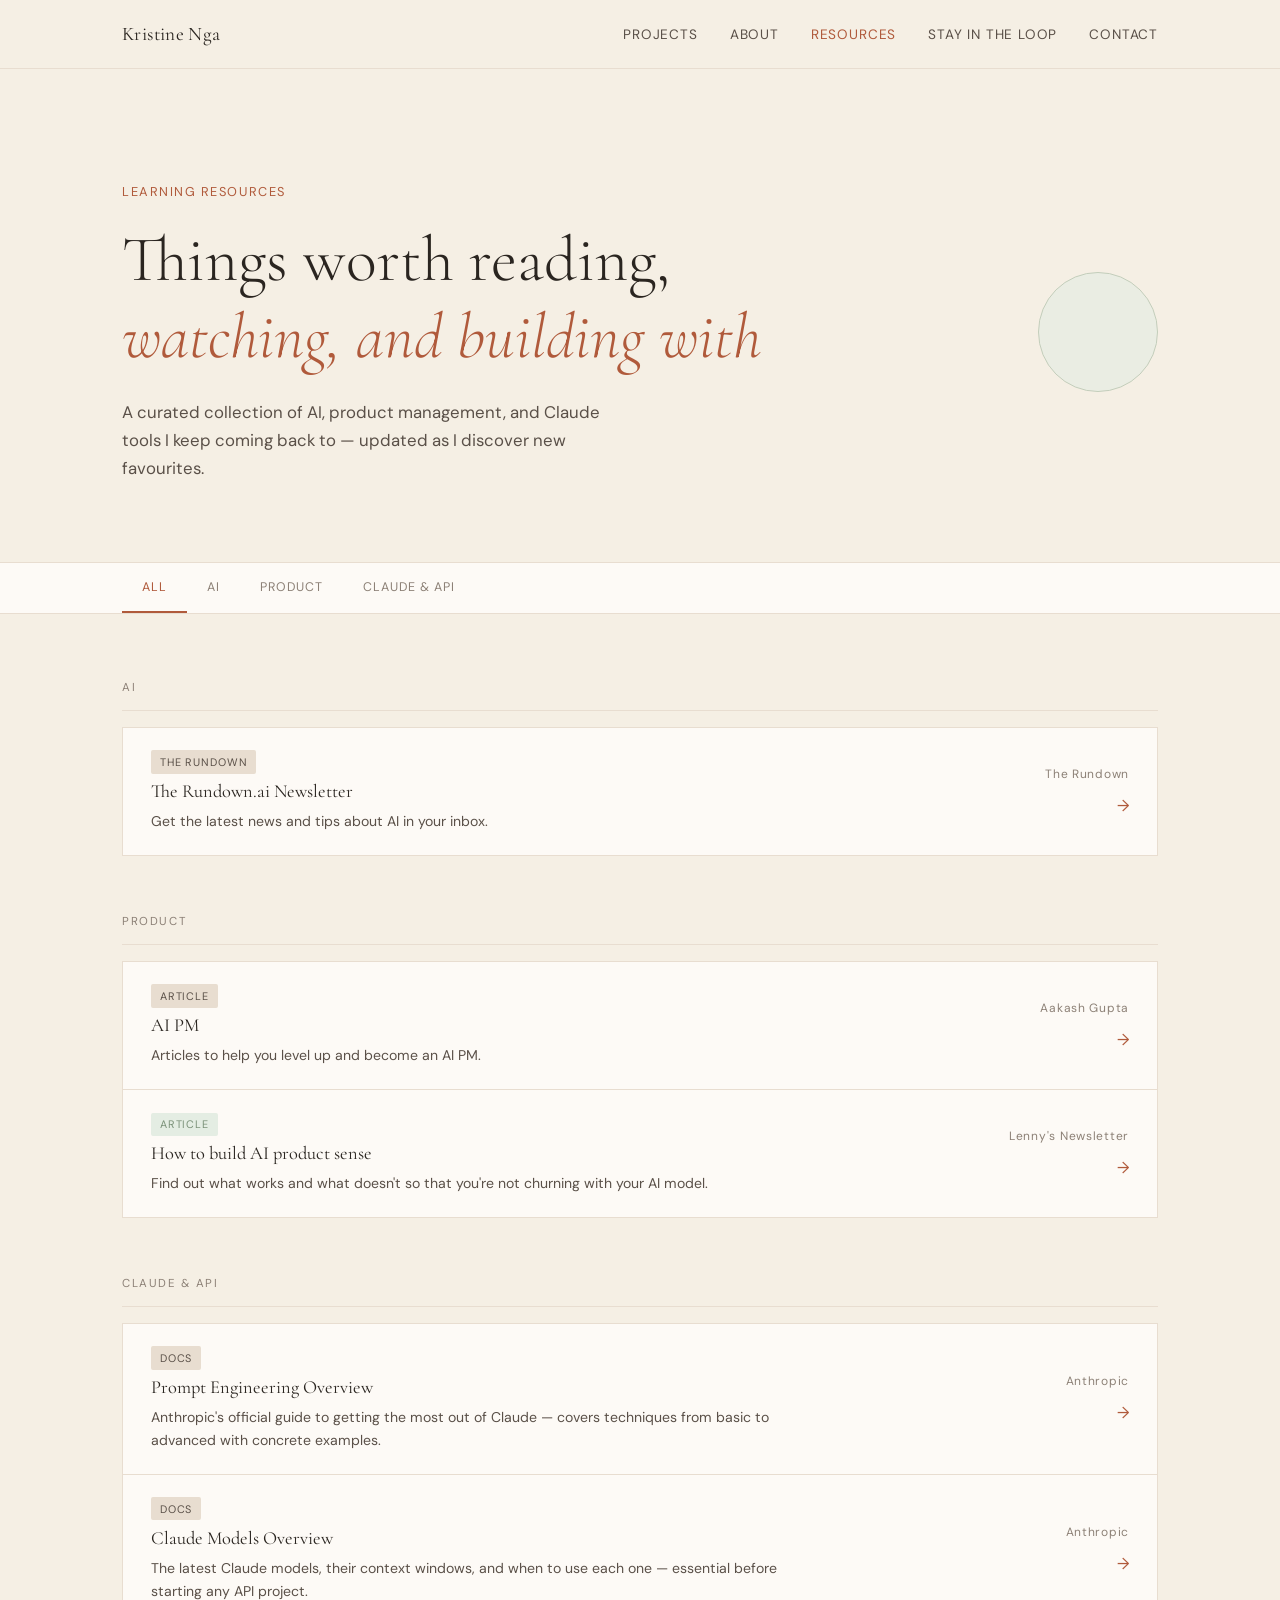
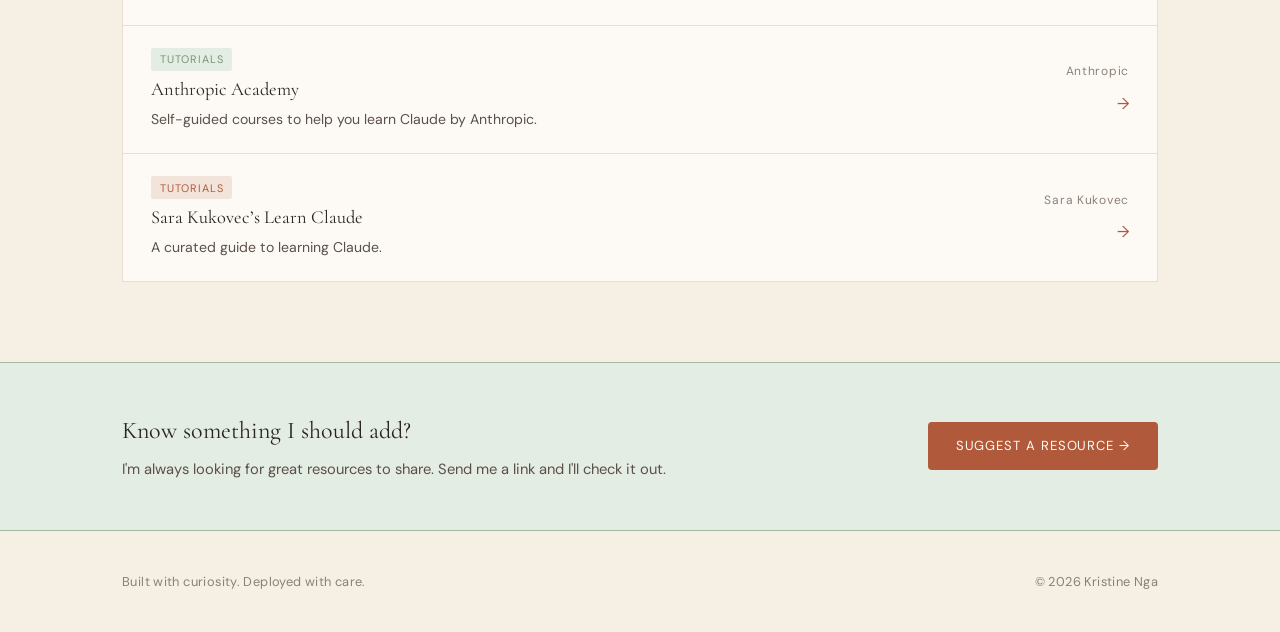
<file: resources.html>
<!DOCTYPE html>
<html lang="en">
<head>
  <meta charset="UTF-8" />
  <meta name="viewport" content="width=device-width, initial-scale=1.0" />
  <title>Resources · Kristine Nga</title>
  <link rel="preconnect" href="https://fonts.googleapis.com">
  <link rel="preconnect" href="https://fonts.gstatic.com" crossorigin>
  <link href="https://fonts.googleapis.com/css2?family=Cormorant+Garamond:ital,wght@0,300;0,400;0,500;1,300;1,400&family=DM+Sans:wght@300;400;500&display=swap" rel="stylesheet">
  <link rel="stylesheet" href="style.css" />
  <link rel="stylesheet" href="resources.css" />
</head>
<body>

  <header class="site-header">
    <nav>
      <a href="index.html" class="nav-name">Kristine Nga</a>
      <ul class="nav-links">
        <li><a href="index.html#projects">Projects</a></li>
        <li><a href="index.html#about">About</a></li>
        <li><a href="resources.html" class="nav-link--active">Resources</a></li>
        <li><a href="waitlist.html">Stay in the Loop</a></li>
        <li><a href="mailto:nga.kristine@gmail.com">Contact</a></li>
      </ul>
    </nav>
  </header>

  <main>

    <section class="hero">
      <div class="hero-inner">
        <p class="hero-eyebrow">Learning Resources</p>
        <h1>Things worth reading,<br><em>watching, and building with</em></h1>
        <p class="hero-sub">A curated collection of AI, product management, and Claude tools I keep coming back to — updated as I discover new favourites.</p>
      </div>
      <div class="hero-ornament"></div>
    </section>

    <!-- ── FILTER BAR ── -->
    <div class="rc-filter-bar">
      <div class="rc-filter-inner">
        <button class="rc-filter-btn rc-filter-btn--active" data-filter="all">All</button>
        <button class="rc-filter-btn" data-filter="ai">AI</button>
        <button class="rc-filter-btn" data-filter="pm">Product</button>
        <button class="rc-filter-btn" data-filter="claude">Claude & API</button>
      </div>
    </div>

    <!-- ── RESOURCE LIST ── -->
    <section class="rc-section">
      <div class="rc-inner">

        <!-- ╔══════════════════════════════╗
             ║  AI                          ║
             ╚══════════════════════════════╝ -->
        <div class="rc-group" data-category="ai">
          <div class="rc-group-label">
            <span class="rc-group-tag">AI</span>
          </div>
          <div class="rc-list">

            <a href="https://https://www.rundown.ai/articles" target="_blank" rel="noopener" class="rc-card">
              <div class="rc-card-left">
                <span class="rc-type rc-type--article">The Rundown</span>
                <h3 class="rc-title">The Rundown.ai Newsletter</h3>
                <p class="rc-desc">Get the latest news and tips about AI in your inbox.</p>
              </div>
              <div class="rc-card-right">
                <span class="rc-source">The Rundown</span>
                <span class="rc-arrow">→</span>
              </div>
            </a>

          </div>
        </div>
        <!-- ╔══════════════════════════════╗
             ║  PRODUCT                     ║
             ╚══════════════════════════════╝ -->
        <div class="rc-group" data-category="pm">
          <div class="rc-group-label">
            <span class="rc-group-tag">Product</span>
          </div>
          <div class="rc-list">

            <a href="https://www.news.aakashg.com/t/ai-pm" target="_blank" rel="noopener" class="rc-card">
              <div class="rc-card-left">
                <span class="rc-type rc-type--article">Article</span>
                <h3 class="rc-title">AI PM</h3>
                <p class="rc-desc">Articles to help you level up and become an AI PM.</p>
              </div>
              <div class="rc-card-right">
                <span class="rc-source"> Aakash Gupta</span>
                <span class="rc-arrow">→</span>
              </div>
            </a>

            <a href="https://www.lennysnewsletter.com/p/how-to-build-ai-product-sense?utm_source=publication-search" target="_blank" rel="noopener" class="rc-card">
              <div class="rc-card-left">
                <span class="rc-type rc-type--tool">Article</span>
                <h3 class="rc-title">How to build AI product sense</h3>
                <p class="rc-desc">Find out what works and what doesn't so that you're not churning with your AI model.</p>
              </div>
              <div class="rc-card-right">
                <span class="rc-source">Lenny's Newsletter</span>
                <span class="rc-arrow">→</span>
              </div>
            </a>

          </div>
        </div>
        <!-- ╔══════════════════════════════╗
             ║  CLAUDE & API                ║
             ╚══════════════════════════════╝ -->
        <div class="rc-group" data-category="claude">
          <div class="rc-group-label">
            <span class="rc-group-tag">Claude &amp; API</span>
          </div>
          <div class="rc-list">

            <a href="https://docs.anthropic.com/en/docs/build-with-claude/prompt-engineering/overview" target="_blank" rel="noopener" class="rc-card">
              <div class="rc-card-left">
                <span class="rc-type rc-type--article">Docs</span>
                <h3 class="rc-title">Prompt Engineering Overview</h3>
                <p class="rc-desc">Anthropic's official guide to getting the most out of Claude — covers techniques from basic to advanced with concrete examples.</p>
              </div>
              <div class="rc-card-right">
                <span class="rc-source">Anthropic</span>
                <span class="rc-arrow">→</span>
              </div>
            </a>

            <a href="https://docs.anthropic.com/en/docs/about-claude/models/overview" target="_blank" rel="noopener" class="rc-card">
              <div class="rc-card-left">
                <span class="rc-type rc-type--article">Docs</span>
                <h3 class="rc-title">Claude Models Overview</h3>
                <p class="rc-desc">The latest Claude models, their context windows, and when to use each one — essential before starting any API project.</p>
              </div>
              <div class="rc-card-right">
                <span class="rc-source">Anthropic</span>
                <span class="rc-arrow">→</span>
              </div>
            </a>

            <a href="https://www.anthropic.com/learn" target="_blank" rel="noopener" class="rc-card">
              <div class="rc-card-left">
                <span class="rc-type rc-type--tool">Tutorials</span>
                <h3 class="rc-title">Anthropic Academy</h3>
                <p class="rc-desc">Self-guided courses to help you learn Claude by Anthropic.</p>
              </div>
              <div class="rc-card-right">
                <span class="rc-source">Anthropic</span>
                <span class="rc-arrow">→</span>
              </div>
            </a>

            <a href="https://sara-kukovec.github.io/Learn-Claude/" target="_blank" rel="noopener" class="rc-card">
              <div class="rc-card-left">
                <span class="rc-type rc-type--video">Tutorials</span>
                <h3 class="rc-title">Sara Kukovec’s Learn Claude</h3>
                <p class="rc-desc">A curated guide to learning Claude.</p>
              </div>
              <div class="rc-card-right">
                <span class="rc-source">Sara Kukovec</span>
                <span class="rc-arrow">→</span>
              </div>
            </a>

          </div>
        </div>

      </div>
    </section>

    <!-- ── SUGGEST A RESOURCE ── -->
    <section class="rc-suggest">
      <div class="rc-suggest-inner">
        <div class="rc-suggest-text">
          <h2>Know something I should add?</h2>
          <p>I'm always looking for great resources to share. Send me a link and I'll check it out.</p>
        </div>
        <a href="mailto:nga.kristine@gmail.com?subject=Resource suggestion" class="rc-suggest-btn">Suggest a resource →</a>
      </div>
    </section>

  </main>

  <footer class="site-footer">
    <p>Built with curiosity. Deployed with care.</p>
    <p class="footer-year">© 2026 Kristine Nga</p>
  </footer>

  <script>
    // Filter behaviour
    const btns = document.querySelectorAll(".rc-filter-btn");
    const groups = document.querySelectorAll(".rc-group");

    btns.forEach(btn => {
      btn.addEventListener("click", () => {
        btns.forEach(b => b.classList.remove("rc-filter-btn--active"));
        btn.classList.add("rc-filter-btn--active");

        const filter = btn.dataset.filter;
        groups.forEach(group => {
          if (filter === "all" || group.dataset.category === filter) {
            group.style.display = "";
          } else {
            group.style.display = "none";
          }
        });
      });
    });
  </script>

</body>
</html>
</file>
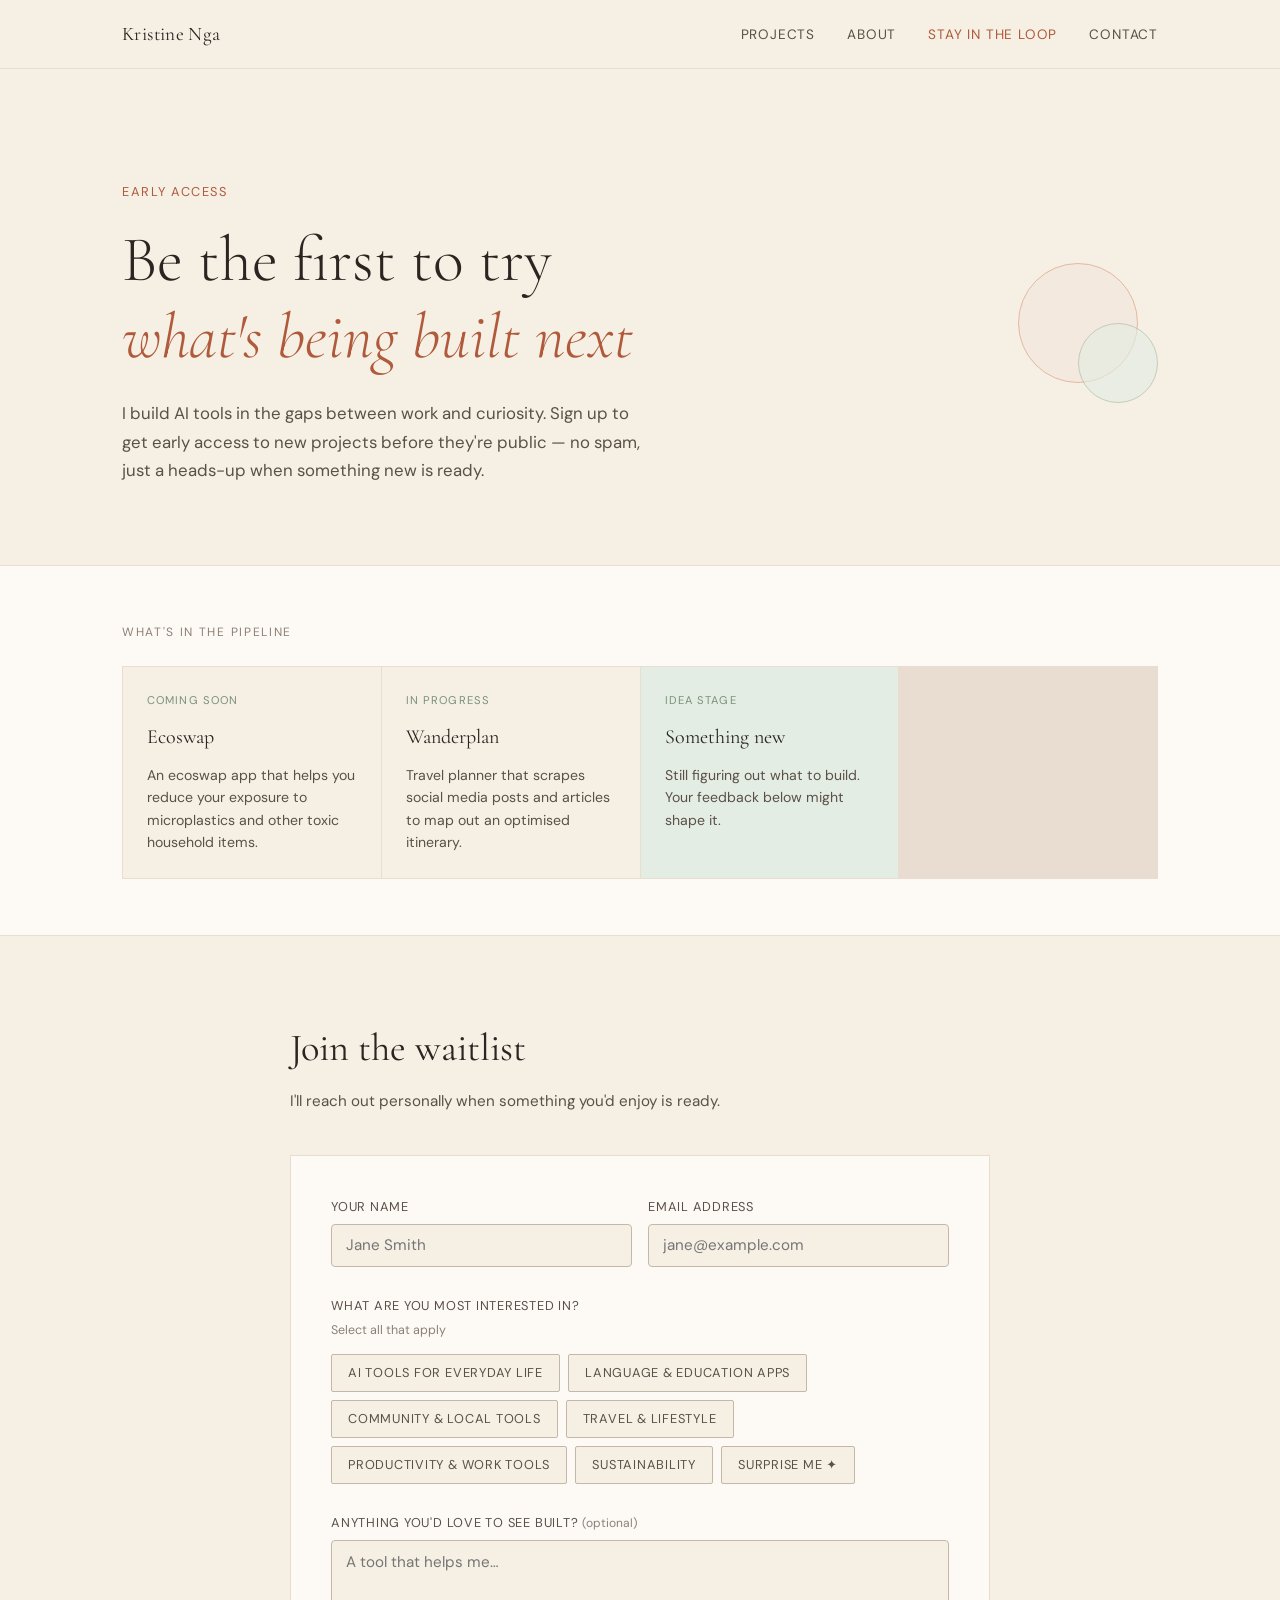
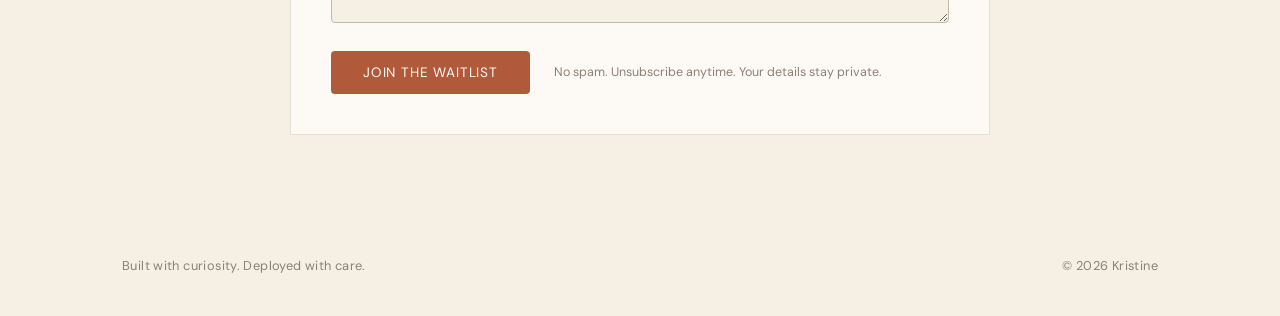
<file: waitlist.html>
<!DOCTYPE html>
<html lang="en">
<head>
  <meta charset="UTF-8" />
  <meta name="viewport" content="width=device-width, initial-scale=1.0" />
  <title>Stay in the Loop · Kristine</title>
  <link rel="preconnect" href="https://fonts.googleapis.com">
  <link rel="preconnect" href="https://fonts.gstatic.com" crossorigin>
  <link href="https://fonts.googleapis.com/css2?family=Cormorant+Garamond:ital,wght@0,300;0,400;0,500;1,300;1,400&family=DM+Sans:wght@300;400;500&display=swap" rel="stylesheet">
  <link rel="stylesheet" href="style.css" />
  <link rel="stylesheet" href="waitlist.css" />
</head>
<body>

  <header class="site-header">
    <nav>
      <a href="index.html" class="nav-name">Kristine Nga</a>
      <ul class="nav-links">
        <li><a href="index.html#projects">Projects</a></li>
        <li><a href="index.html#about">About</a></li>
        <li><a href="waitlist.html" class="nav-link--active">Stay in the Loop</a></li>
        <li><a href="mailto:nga.kristine@gmail.com">Contact</a></li>
      </ul>
    </nav>
  </header>

  <main>

    <section class="wl-hero">
      <div class="wl-hero-inner">
        <p class="hero-eyebrow">Early Access</p>
        <h1>Be the first to try<br><em>what's being built next</em></h1>
        <p class="wl-hero-sub">I build AI tools in the gaps between work and curiosity. Sign up to get early access to new projects before they're public — no spam, just a heads-up when something new is ready.</p>
      </div>
      <div class="wl-hero-ornaments">
        <div class="wl-orb wl-orb--1"></div>
        <div class="wl-orb wl-orb--2"></div>
      </div>
    </section>

    <!-- ── WHAT'S COMING ── -->
    <section class="wl-coming">
      <div class="wl-coming-inner">
        <p class="wl-coming-label">What's in the pipeline</p>
        <div class="wl-coming-grid">

          <div class="wl-coming-card">
            <span class="wl-coming-tag">Coming soon</span>
            <h3>Ecoswap</h3>
            <p>An ecoswap app that helps you reduce your exposure to microplastics and other toxic household items.</p>
          </div>

          <div class="wl-coming-card">
            <span class="wl-coming-tag">In progress</span>
            <h3>Wanderplan</h3>
            <p>Travel planner that scrapes social media posts and articles to map out an optimised itinerary.</p>
          </div>

          <div class="wl-coming-card wl-coming-card--quiet">
            <span class="wl-coming-tag">Idea stage</span>
            <h3>Something new</h3>
            <p>Still figuring out what to build. Your feedback below might shape it.</p>
          </div>

        </div>
      </div>
    </section>

    <!-- ── FORM ── -->
    <section class="wl-form-section">
      <div class="wl-form-outer">
        <div class="wl-form-header">
          <h2>Join the waitlist</h2>
          <p>I'll reach out personally when something you'd enjoy is ready.</p>
        </div>

        <form class="wl-form" id="waitlistForm">

          <div class="wl-form-row">
            <div class="wl-form-group">
              <label for="wl-name">Your name</label>
              <input type="text" id="wl-name" name="name" placeholder="Jane Smith" required />
            </div>
            <div class="wl-form-group">
              <label for="wl-email">Email address</label>
              <input type="email" id="wl-email" name="email" placeholder="jane@example.com" required />
            </div>
          </div>

          <div class="wl-form-group">
            <label>What are you most interested in?</label>
            <p class="wl-form-hint">Select all that apply</p>
            <div class="wl-interest-grid">
              <label class="wl-interest-option">
                <input type="checkbox" name="interests" value="AI tools for everyday life" />
                AI tools for everyday life
              </label>
              <label class="wl-interest-option">
                <input type="checkbox" name="interests" value="Language & education apps" />
                Language &amp; education apps
              </label>
              <label class="wl-interest-option">
                <input type="checkbox" name="interests" value="Community & local tools" />
                Community &amp; local tools
              </label>
              <label class="wl-interest-option">
                <input type="checkbox" name="interests" value="Travel & lifestyle" />
                Travel &amp; lifestyle
              </label>
              <label class="wl-interest-option">
                <input type="checkbox" name="interests" value="Productivity & work tools" />
                Productivity &amp; work tools
              </label>
              <label class="wl-interest-option">
                <input type="checkbox" name="interests" value="Sustainability" />
                Sustainability
              </label>
              <label class="wl-interest-option">
                <input type="checkbox" name="interests" value="Surprise me" />
                Surprise me ✦
              </label>
            </div>
          </div>

          <div class="wl-form-group">
            <label for="wl-note">Anything you'd love to see built? <span class="wl-optional">(optional)</span></label>
            <textarea id="wl-note" name="note" rows="3" placeholder="A tool that helps me… "></textarea>
          </div>

          <div class="wl-form-footer">
            <button type="submit" class="wl-submit-btn" id="wlSubmitBtn">Join the waitlist</button>
            <p class="wl-form-note">No spam. Unsubscribe anytime. Your details stay private.</p>
          </div>

          <div id="wlSuccess" class="wl-success" style="display:none;">
            <span class="wl-success-mark">✦</span>
            <p>You're on the list. I'll be in touch when something new is ready.</p>
          </div>

        </form>
      </div>
    </section>

  </main>

  <footer class="site-footer">
    <p>Built with curiosity. Deployed with care.</p>
    <p class="footer-year">© 2026 Kristine</p>
  </footer>

  <script>
    // ─────────────────────────────────────────
    // GOOGLE SHEETS — WAITLIST
    // Use the same Apps Script URL as your feedback forms
    // but point it to a "Waitlist" tab in your Google Sheet
    // Replace YOUR_APPS_SCRIPT_URL below
    // ─────────────────────────────────────────
    const APPS_SCRIPT_URL = "https://script.google.com/macros/s/AKfycbwOAFR1REIlh8KIkbEZy-j8D8uTczqRzNnRfV1yrVGIW7D4OR-ssSMZZPvhlHtn851X/exec";

    document.getElementById("waitlistForm").addEventListener("submit", async function(e) {
      e.preventDefault();
      const btn = document.getElementById("wlSubmitBtn");
      btn.textContent = "Joining...";
      btn.disabled = true;

      const checked = [...document.querySelectorAll('input[name="interests"]:checked')]
        .map(el => el.value).join(", ");

      const data = {
        project:   "Waitlist",
        name:      document.getElementById("wl-name").value,
        email:     document.getElementById("wl-email").value,
        interests: checked,
        note:      document.getElementById("wl-note").value,
        date:      new Date().toLocaleString("en-AU")
      };

      try {
        await fetch(APPS_SCRIPT_URL, {
          method: "POST",
          mode: "no-cors",
          headers: { "Content-Type": "application/json" },
          body: JSON.stringify(data)
        });
        document.getElementById("waitlistForm").style.display = "none";
        document.getElementById("wlSuccess").style.display = "flex";
      } catch (err) {
        btn.textContent = "Join the waitlist";
        btn.disabled = false;
        alert("Something went wrong — please try again.");
      }
    });
  </script>

</body>
</html>
</file>
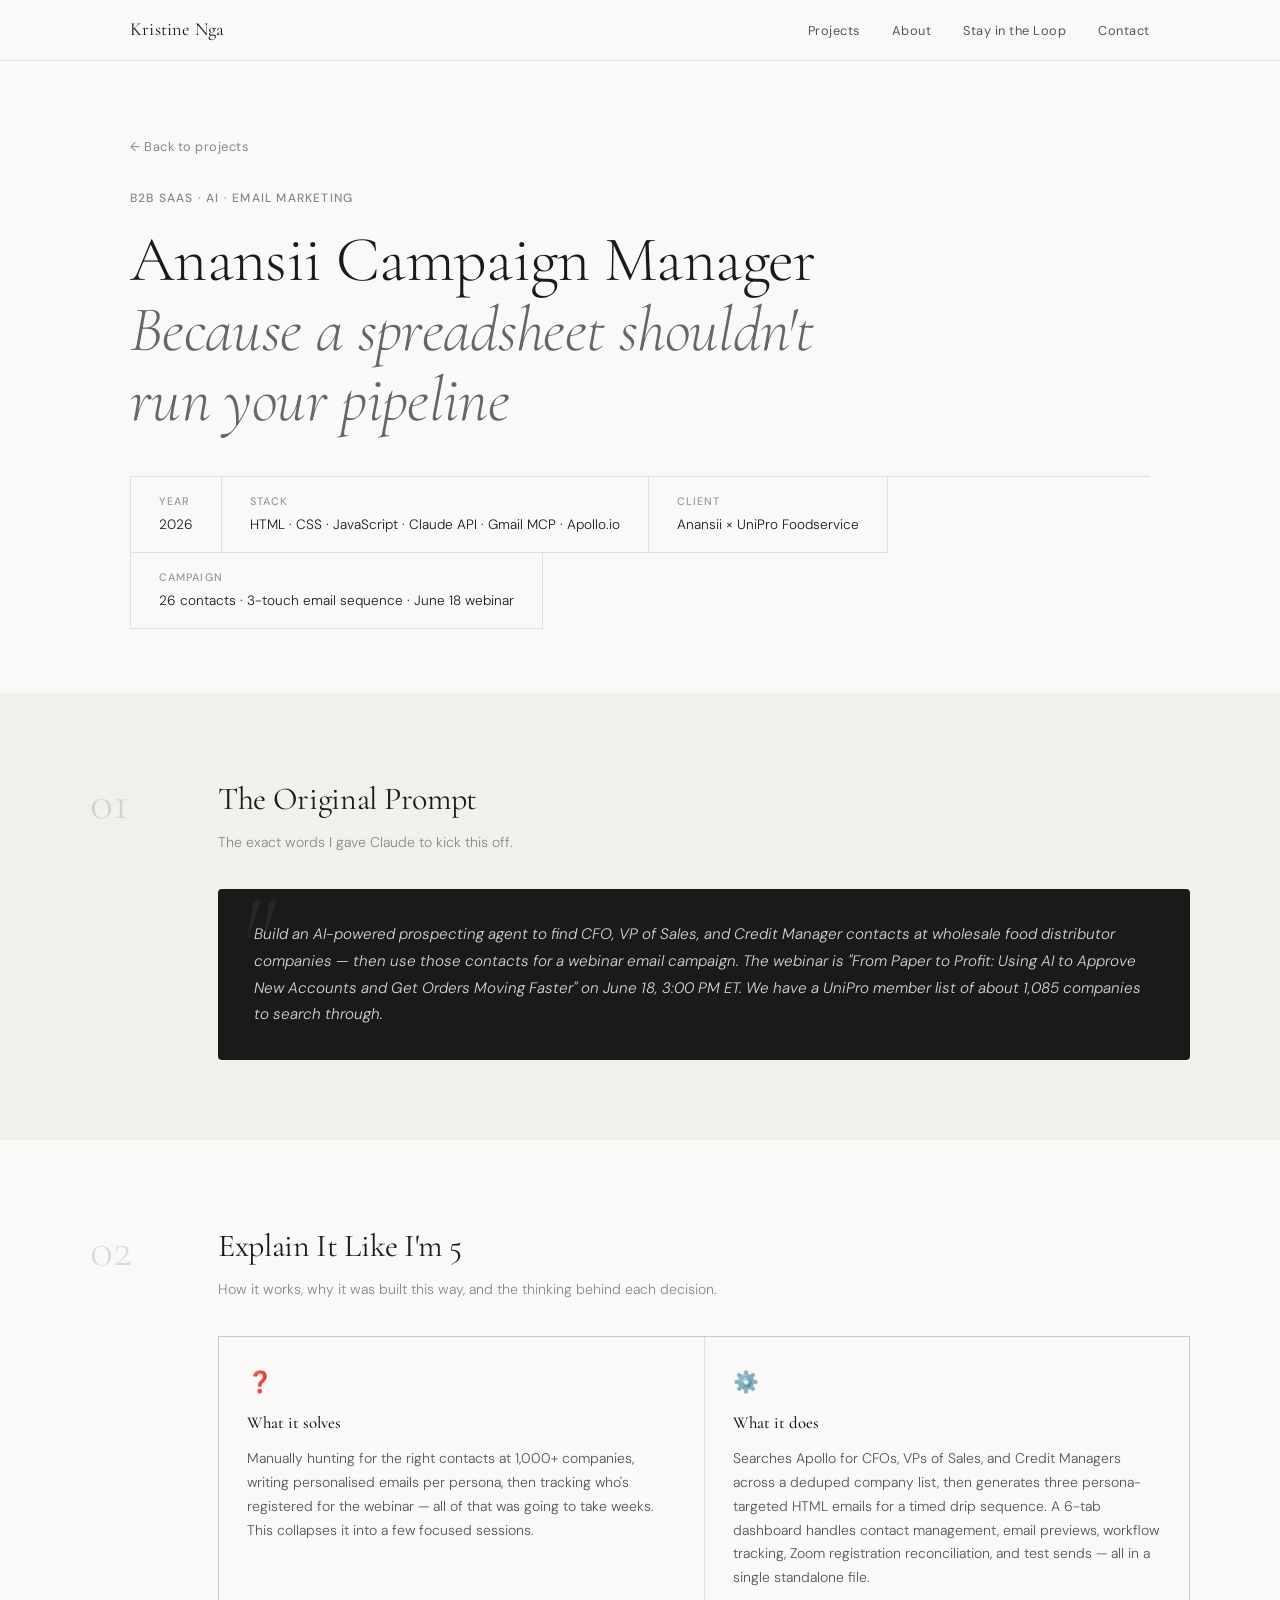
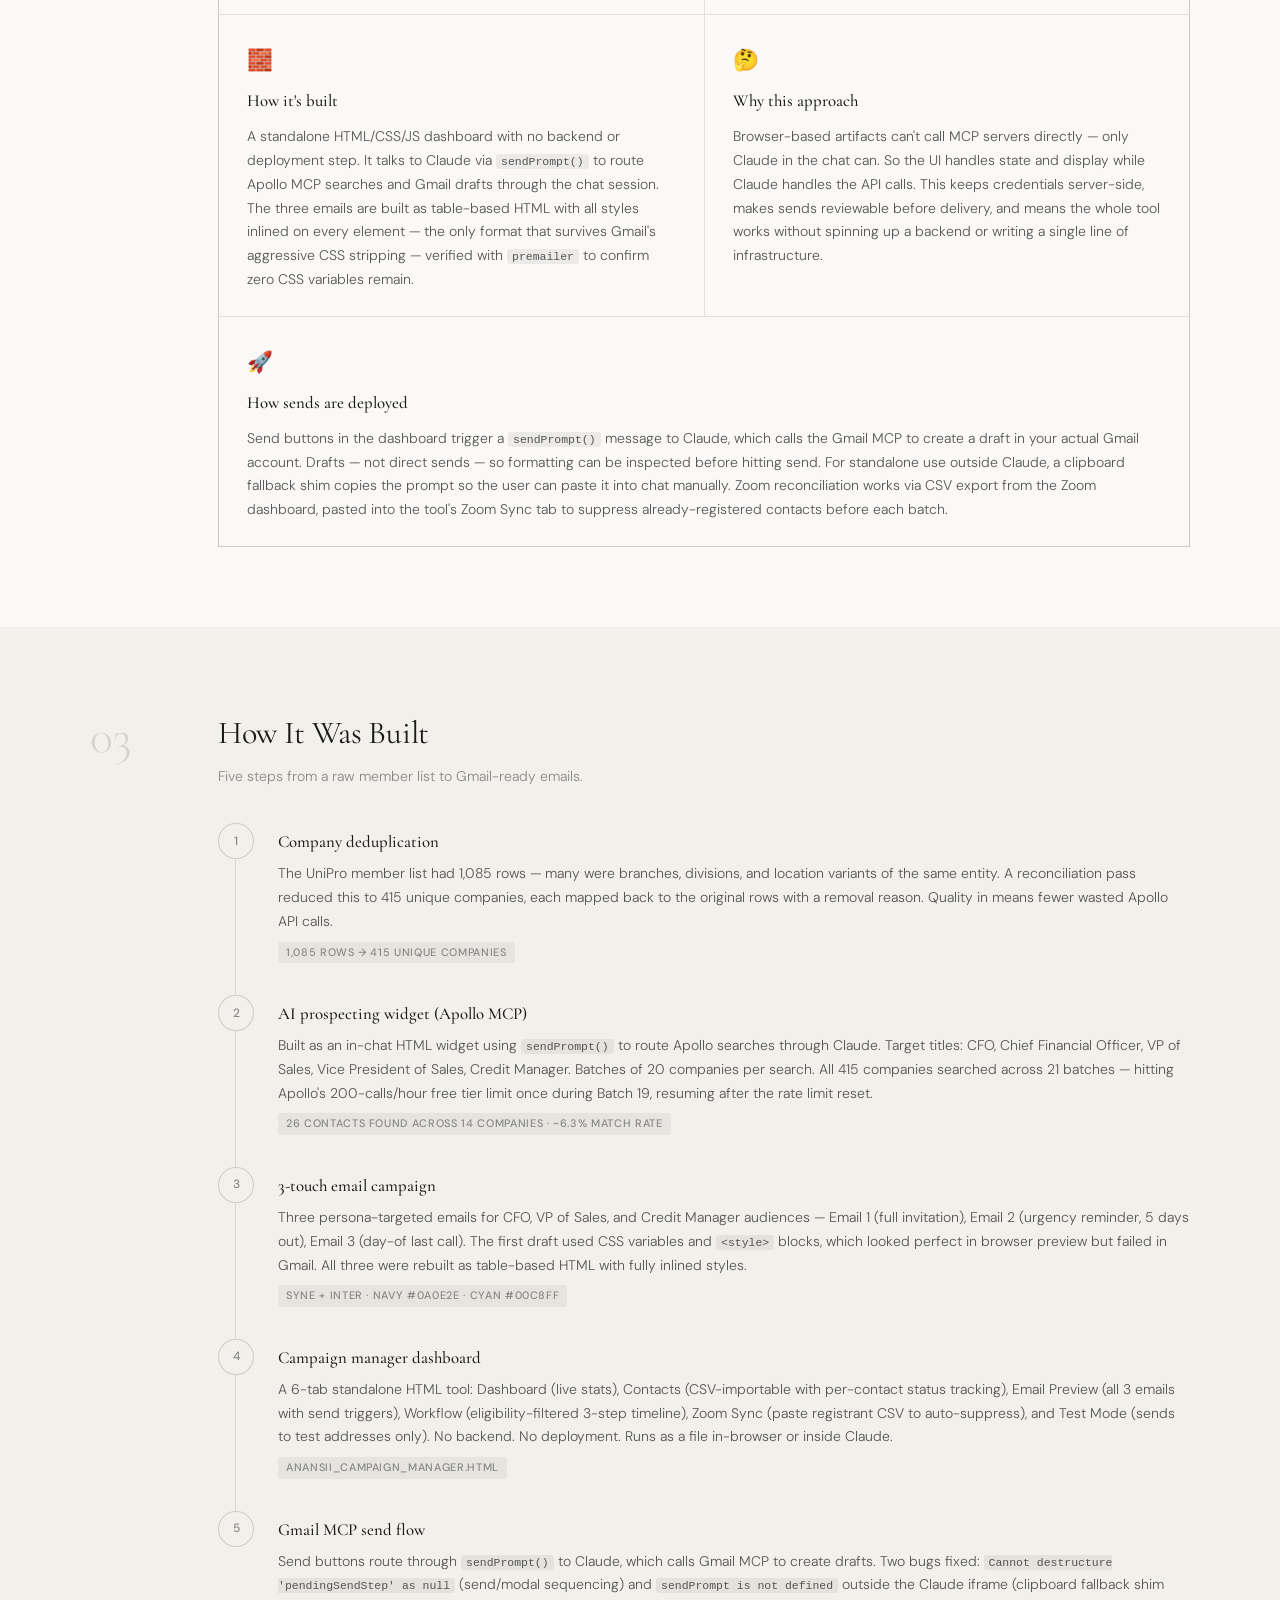
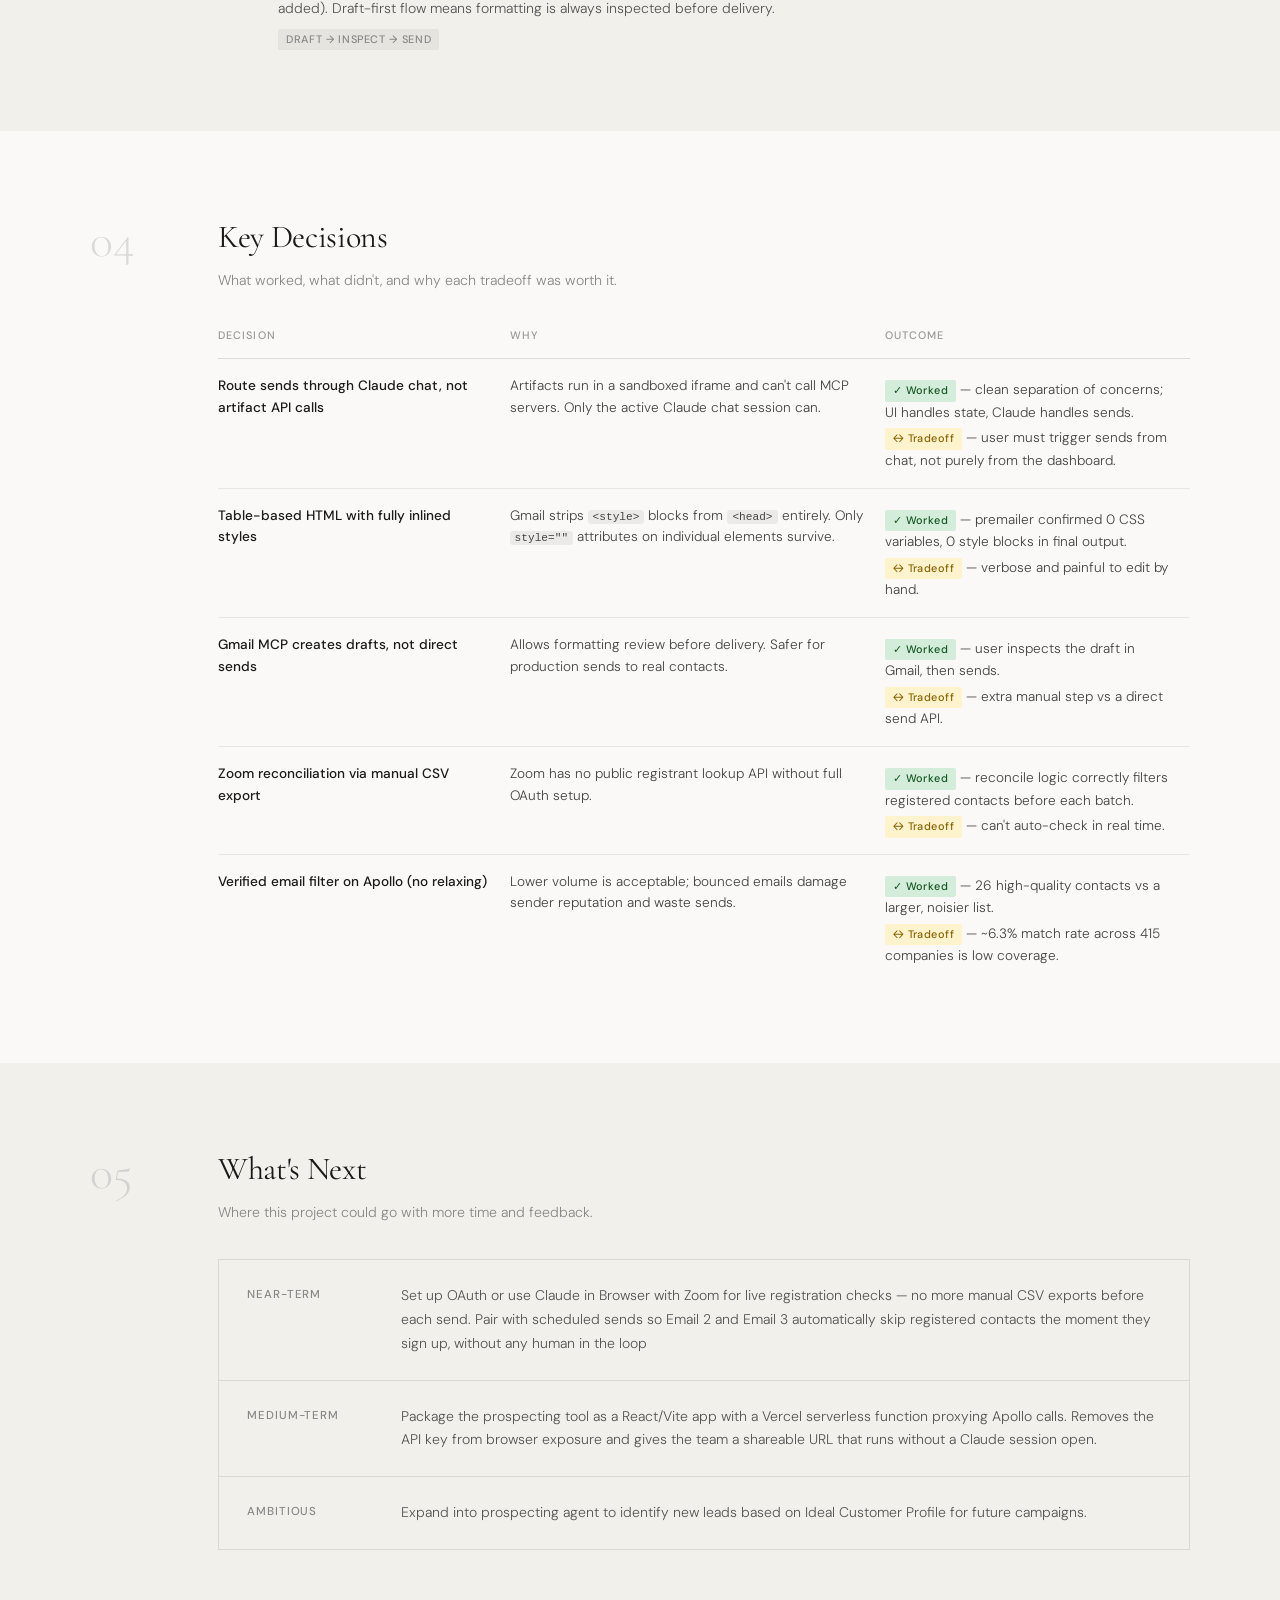
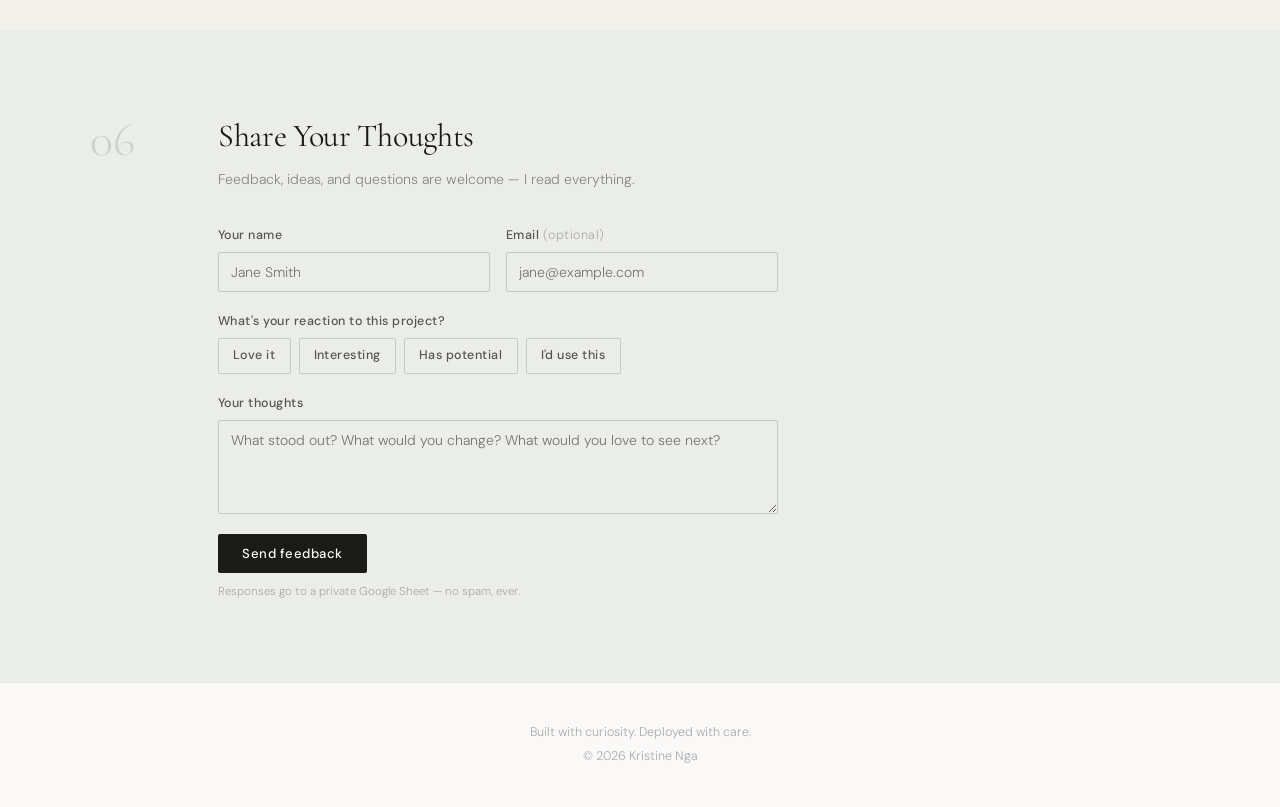
<file: casestudy/anansii_campaign_casestudy.html>
<!DOCTYPE html>
<html lang="en">
<head>
  <meta charset="UTF-8" />
  <meta name="viewport" content="width=device-width, initial-scale=1.0" />
  <title>Anansii Campaign Manager · Case Study</title>
  <link rel="preconnect" href="https://fonts.googleapis.com">
  <link rel="preconnect" href="https://fonts.gstatic.com" crossorigin>
  <link href="https://fonts.googleapis.com/css2?family=Cormorant+Garamond:ital,wght@0,300;0,400;0,500;1,300;1,400&family=DM+Sans:wght@300;400;500&display=swap" rel="stylesheet">
  <style>
    /* ─── Reset & base ─── */
    *, *::before, *::after { box-sizing: border-box; margin: 0; padding: 0; }
    html { font-size: 16px; }
    body {
      font-family: 'DM Sans', sans-serif;
      font-weight: 300;
      background: #faf9f7;
      color: #1a1a18;
      line-height: 1.6;
      -webkit-font-smoothing: antialiased;
    }
    a { color: inherit; text-decoration: none; }
    code {
      font-family: 'Courier New', monospace;
      font-size: 0.82em;
      background: rgba(0,0,0,0.06);
      padding: 1px 5px;
      border-radius: 3px;
    }

    /* ─── Site header / nav ─── */
    .site-header {
      position: sticky;
      top: 0;
      z-index: 100;
      background: #faf9f7;
      border-bottom: 1px solid rgba(0,0,0,0.08);
    }
    nav {
      max-width: 1100px;
      margin: 0 auto;
      padding: 0 40px;
      height: 60px;
      display: flex;
      align-items: center;
      justify-content: space-between;
    }
    .nav-name {
      font-family: 'Cormorant Garamond', serif;
      font-weight: 400;
      font-size: 1.15rem;
      letter-spacing: 0.01em;
      color: #1a1a18;
    }
    .nav-links {
      list-style: none;
      display: flex;
      gap: 32px;
    }
    .nav-links a {
      font-size: 0.8rem;
      font-weight: 400;
      letter-spacing: 0.04em;
      color: #555;
      transition: color 0.2s;
    }
    .nav-links a:hover { color: #1a1a18; }

    /* ─── Hero ─── */
    .cs-hero {
      padding: 72px 40px 64px;
      max-width: 1100px;
      margin: 0 auto;
    }
    .cs-back {
      display: inline-block;
      font-size: 0.8rem;
      font-weight: 400;
      letter-spacing: 0.04em;
      color: #888;
      margin-bottom: 32px;
      transition: color 0.2s;
    }
    .cs-back:hover { color: #1a1a18; }
    .hero-eyebrow {
      font-size: 0.75rem;
      font-weight: 500;
      letter-spacing: 0.1em;
      text-transform: uppercase;
      color: #888;
      margin-bottom: 16px;
    }
    .cs-hero h1 {
      font-family: 'Cormorant Garamond', serif;
      font-weight: 300;
      font-size: clamp(2.6rem, 5.5vw, 4rem);
      line-height: 1.1;
      letter-spacing: -0.01em;
      color: #1a1a18;
      margin-bottom: 40px;
      max-width: 760px;
    }
    .cs-hero h1 em {
      font-style: italic;
      color: #666;
    }
    .cs-hero-meta {
      display: flex;
      flex-wrap: wrap;
      gap: 0;
      border-top: 1px solid rgba(0,0,0,0.1);
      border-left: 1px solid rgba(0,0,0,0.1);
      width: fit-content;
    }
    .cs-meta-item {
      display: flex;
      flex-direction: column;
      gap: 4px;
      padding: 16px 28px;
      border-right: 1px solid rgba(0,0,0,0.1);
      border-bottom: 1px solid rgba(0,0,0,0.1);
      font-size: 0.85rem;
    }
    .cs-meta-label {
      font-size: 0.68rem;
      font-weight: 500;
      letter-spacing: 0.1em;
      text-transform: uppercase;
      color: #999;
    }
    .inline-link {
      color: #1a1a18;
      border-bottom: 1px solid rgba(0,0,0,0.25);
      transition: border-color 0.2s;
    }
    .inline-link:hover { border-color: #1a1a18; }

    /* ─── Sections ─── */
    .cs-section { padding: 80px 40px; }
    .cs-section--tinted { background: #f2f0eb; }
    .cs-section--sage { background: #eaede8; }

    .cs-section-inner {
      max-width: 1100px;
      margin: 0 auto;
      display: grid;
      grid-template-columns: 80px 1fr;
      gap: 48px;
      align-items: start;
    }
    .cs-section-label {
      font-family: 'Cormorant Garamond', serif;
      font-size: 3rem;
      font-weight: 300;
      color: rgba(0,0,0,0.12);
      line-height: 1;
      padding-top: 6px;
    }
    .cs-section-title {
      font-family: 'Cormorant Garamond', serif;
      font-weight: 400;
      font-size: 2rem;
      letter-spacing: -0.01em;
      color: #1a1a18;
      margin-bottom: 8px;
    }
    .cs-section-sub {
      font-size: 0.88rem;
      color: #888;
      margin-bottom: 36px;
      line-height: 1.5;
    }

    /* ─── Prompt block ─── */
    .cs-prompt-block {
      background: #1a1a18;
      color: rgba(255,255,255,0.82);
      border-radius: 4px;
      padding: 32px 36px;
      font-size: 0.95rem;
      line-height: 1.75;
      font-style: italic;
      position: relative;
    }
    .cs-prompt-block::before {
      content: '"';
      font-family: 'Cormorant Garamond', serif;
      font-size: 7rem;
      color: rgba(255,255,255,0.06);
      position: absolute;
      top: -8px;
      left: 20px;
      line-height: 1;
      pointer-events: none;
    }

    /* ─── ELI5 grid ─── */
    .cs-eli5-grid {
      display: grid;
      grid-template-columns: 1fr 1fr;
      gap: 1px;
      background: rgba(0,0,0,0.1);
      border: 1px solid rgba(0,0,0,0.1);
    }
    .cs-eli5-card {
      background: #faf9f7;
      padding: 28px 28px 24px;
    }
    .cs-section--tinted .cs-eli5-card { background: #f2f0eb; }
    .cs-eli5-icon {
      font-size: 1.3rem;
      margin-bottom: 12px;
    }
    .cs-eli5-card h3 {
      font-family: 'Cormorant Garamond', serif;
      font-weight: 500;
      font-size: 1.05rem;
      color: #1a1a18;
      margin-bottom: 10px;
    }
    .cs-eli5-card p {
      font-size: 0.875rem;
      color: #555;
      line-height: 1.7;
    }
    .cs-eli5-card.full-width {
      grid-column: 1 / -1;
    }

    /* ─── What's next ─── */
    .cs-next-list {
      display: flex;
      flex-direction: column;
      gap: 0;
      border: 1px solid rgba(0,0,0,0.1);
    }
    .cs-next-item {
      display: grid;
      grid-template-columns: 130px 1fr;
      gap: 24px;
      padding: 24px 28px;
      border-bottom: 1px solid rgba(0,0,0,0.1);
      align-items: start;
    }
    .cs-next-item:last-child { border-bottom: none; }
    .cs-next-tag {
      font-size: 0.72rem;
      font-weight: 500;
      letter-spacing: 0.08em;
      text-transform: uppercase;
      color: #888;
      padding-top: 2px;
    }
    .cs-next-item p {
      font-size: 0.875rem;
      color: #555;
      line-height: 1.7;
    }

    /* ─── Decisions table (extra section) ─── */
    .cs-decisions-table {
      width: 100%;
      border-collapse: collapse;
      font-size: 0.85rem;
    }
    .cs-decisions-table th {
      text-align: left;
      font-size: 0.68rem;
      font-weight: 500;
      letter-spacing: 0.1em;
      text-transform: uppercase;
      color: #999;
      padding: 0 20px 14px 0;
      border-bottom: 1px solid rgba(0,0,0,0.12);
    }
    .cs-decisions-table td {
      padding: 16px 20px 16px 0;
      border-bottom: 1px solid rgba(0,0,0,0.08);
      vertical-align: top;
      line-height: 1.6;
      color: #444;
    }
    .cs-decisions-table tr:last-child td { border-bottom: none; }
    .cs-decisions-table td:first-child {
      font-weight: 500;
      color: #1a1a18;
      width: 30%;
    }
    .verdict {
      display: inline-block;
      font-size: 0.68rem;
      font-weight: 500;
      letter-spacing: 0.04em;
      padding: 2px 8px;
      border-radius: 2px;
      margin-top: 5px;
    }
    .verdict.worked { background: #d4edda; color: #155724; }
    .verdict.tradeoff { background: #fff3cd; color: #856404; }

    /* ─── Build steps ─── */
    .cs-steps {
      display: flex;
      flex-direction: column;
    }
    .cs-step {
      display: grid;
      grid-template-columns: 40px 1fr;
      gap: 20px;
      padding-bottom: 32px;
      position: relative;
    }
    .cs-step:last-child { padding-bottom: 0; }
    .cs-step-num-col { position: relative; }
    .cs-step-num {
      width: 36px;
      height: 36px;
      border: 1px solid rgba(0,0,0,0.15);
      border-radius: 50%;
      display: flex;
      align-items: center;
      justify-content: center;
      font-size: 0.75rem;
      font-weight: 500;
      color: #888;
      background: #faf9f7;
      position: relative;
      z-index: 1;
    }
    .cs-section--tinted .cs-step-num { background: #f2f0eb; }
    .cs-step:not(:last-child) .cs-step-num-col::after {
      content: '';
      position: absolute;
      left: 17px;
      top: 36px;
      width: 1px;
      height: calc(100% - 4px);
      background: rgba(0,0,0,0.1);
    }
    .cs-step-body { padding-top: 6px; }
    .cs-step-body h3 {
      font-family: 'Cormorant Garamond', serif;
      font-weight: 500;
      font-size: 1.05rem;
      color: #1a1a18;
      margin-bottom: 6px;
    }
    .cs-step-body p {
      font-size: 0.875rem;
      color: #555;
      line-height: 1.7;
    }
    .cs-step-badge {
      display: inline-block;
      font-size: 0.68rem;
      font-weight: 500;
      letter-spacing: 0.06em;
      text-transform: uppercase;
      color: #888;
      background: rgba(0,0,0,0.05);
      padding: 2px 8px;
      border-radius: 2px;
      margin-top: 8px;
    }

    /* ─── Feedback form ─── */
    .cs-feedback-form {
      display: flex;
      flex-direction: column;
      gap: 20px;
      max-width: 560px;
    }
    .cs-form-row {
      display: grid;
      grid-template-columns: 1fr 1fr;
      gap: 16px;
    }
    .cs-form-group {
      display: flex;
      flex-direction: column;
      gap: 6px;
    }
    .cs-form-group label {
      font-size: 0.78rem;
      font-weight: 500;
      letter-spacing: 0.04em;
      color: #555;
    }
    .cs-form-optional { color: #aaa; font-weight: 300; }
    .cs-form-group input,
    .cs-form-group textarea {
      border: 1px solid rgba(0,0,0,0.15);
      border-radius: 2px;
      padding: 10px 12px;
      font-family: 'DM Sans', sans-serif;
      font-size: 0.875rem;
      font-weight: 300;
      background: #faf9f7;
      color: #1a1a18;
      outline: none;
      transition: border-color 0.2s;
      width: 100%;
      resize: vertical;
    }
    .cs-section--sage .cs-form-group input,
    .cs-section--sage .cs-form-group textarea { background: #eaede8; }
    .cs-form-group input:focus,
    .cs-form-group textarea:focus { border-color: #1a1a18; }
    .cs-reaction-group {
      display: flex;
      gap: 8px;
      flex-wrap: wrap;
    }
    .cs-reaction-option {
      display: flex;
      align-items: center;
      gap: 6px;
      font-size: 0.82rem;
      font-weight: 300;
      color: #555;
      cursor: pointer;
      border: 1px solid rgba(0,0,0,0.15);
      border-radius: 2px;
      padding: 7px 14px;
      transition: all 0.15s;
    }
    .cs-reaction-option:has(input:checked) {
      background: #1a1a18;
      color: #faf9f7;
      border-color: #1a1a18;
    }
    .cs-reaction-option input { display: none; }
    .cs-form-footer {
      display: flex;
      flex-direction: column;
      gap: 10px;
    }
    .cs-submit-btn {
      align-self: flex-start;
      background: #1a1a18;
      color: #faf9f7;
      border: none;
      border-radius: 2px;
      padding: 11px 24px;
      font-family: 'DM Sans', sans-serif;
      font-size: 0.82rem;
      font-weight: 500;
      letter-spacing: 0.04em;
      cursor: pointer;
      transition: opacity 0.2s;
    }
    .cs-submit-btn:hover { opacity: 0.8; }
    .cs-submit-btn:disabled { opacity: 0.5; cursor: not-allowed; }
    .cs-form-note {
      font-size: 0.72rem;
      color: #aaa;
    }
    .cs-form-success {
      font-size: 0.875rem;
      color: #555;
      padding: 14px 18px;
      border: 1px solid rgba(0,0,0,0.12);
      border-radius: 2px;
    }

    /* ─── Footer ─── */
    .site-footer {
      text-align: center;
      padding: 40px 40px;
      border-top: 1px solid rgba(0,0,0,0.08);
      font-size: 0.78rem;
      color: #aaa;
      display: flex;
      flex-direction: column;
      gap: 4px;
    }

    /* ─── Mobile ─── */
    @media (max-width: 640px) {
      nav { padding: 0 20px; }
      .cs-hero { padding: 48px 20px 48px; }
      .cs-section { padding: 56px 20px; }
      .cs-section-inner { grid-template-columns: 1fr; gap: 8px; }
      .cs-section-label { font-size: 1.8rem; }
      .cs-eli5-grid { grid-template-columns: 1fr; }
      .cs-next-item { grid-template-columns: 1fr; gap: 6px; }
      .cs-form-row { grid-template-columns: 1fr; }
      .cs-hero-meta { flex-direction: column; width: 100%; }
      .cs-meta-item { border-right: 1px solid rgba(0,0,0,0.1); }
    }
  </style>
</head>
<body>

  <header class="site-header">
    <nav>
      <a href="https://kristinenga.com/index.html" class="nav-name">Kristine Nga</a>
      <ul class="nav-links">
        <li><a href="https://kristinenga.com/index.html#projects">Projects</a></li>
        <li><a href="https://kristinenga.com/index.html#about">About</a></li>
        <li><a href="https://kristinenga.com/waitlist.html">Stay in the Loop</a></li>
        <li><a href="mailto:nga.kristine@gmail.com">Contact</a></li>
      </ul>
    </nav>
  </header>

  <main>

    <!-- HERO -->
    <section class="cs-hero">
      <div class="cs-hero-inner">
        <a href="https://kristinenga.com/index.html" class="cs-back">← Back to projects</a>
        <p class="hero-eyebrow">B2B SaaS · AI · Email Marketing</p>
        <h1>Anansii Campaign Manager<br><em>Because a spreadsheet shouldn't run your pipeline</em></h1>
        <div class="cs-hero-meta">
          <div class="cs-meta-item">
            <span class="cs-meta-label">Year</span>
            <span>2026</span>
          </div>
          <div class="cs-meta-item">
            <span class="cs-meta-label">Stack</span>
            <span>HTML · CSS · JavaScript · Claude API · Gmail MCP · Apollo.io</span>
          </div>
          <div class="cs-meta-item">
            <span class="cs-meta-label">Client</span>
            <span>Anansii × UniPro Foodservice</span>
          </div>
          <div class="cs-meta-item">
            <span class="cs-meta-label">Campaign</span>
            <span>26 contacts · 3-touch email sequence · June 18 webinar</span>
          </div>
        </div>
      </div>
    </section>

    <!-- SECTION 01 — ORIGINAL PROMPT -->
    <section class="cs-section cs-section--tinted">
      <div class="cs-section-inner">
        <div class="cs-section-label">01</div>
        <div class="cs-section-content">
          <h2 class="cs-section-title">The Original Prompt</h2>
          <p class="cs-section-sub">The exact words I gave Claude to kick this off.</p>
          <div class="cs-prompt-block">
            <p>
              Build an AI-powered prospecting agent to find CFO, VP of Sales, and Credit Manager contacts at wholesale food distributor companies — then use those contacts for a webinar email campaign. The webinar is "From Paper to Profit: Using AI to Approve New Accounts and Get Orders Moving Faster" on June 18, 3:00 PM ET. We have a UniPro member list of about 1,085 companies to search through.
            </p>
          </div>
        </div>
      </div>
    </section>

    <!-- SECTION 02 — ELI5 -->
    <section class="cs-section">
      <div class="cs-section-inner">
        <div class="cs-section-label">02</div>
        <div class="cs-section-content">
          <h2 class="cs-section-title">Explain It Like I'm 5</h2>
          <p class="cs-section-sub">How it works, why it was built this way, and the thinking behind each decision.</p>

          <div class="cs-eli5-grid">

            <div class="cs-eli5-card">
              <div class="cs-eli5-icon">❓</div>
              <h3>What it solves</h3>
              <p>
                Manually hunting for the right contacts at 1,000+ companies, writing personalised emails per persona, then tracking who's registered for the webinar — all of that was going to take weeks. This collapses it into a few focused sessions.
              </p>
            </div>

            <div class="cs-eli5-card">
              <div class="cs-eli5-icon">⚙️</div>
              <h3>What it does</h3>
              <p>
                Searches Apollo for CFOs, VPs of Sales, and Credit Managers across a deduped company list, then generates three persona-targeted HTML emails for a timed drip sequence. A 6-tab dashboard handles contact management, email previews, workflow tracking, Zoom registration reconciliation, and test sends — all in a single standalone file.
              </p>
            </div>

            <div class="cs-eli5-card">
              <div class="cs-eli5-icon">🧱</div>
              <h3>How it's built</h3>
              <p>
                A standalone HTML/CSS/JS dashboard with no backend or deployment step. It talks to Claude via <code>sendPrompt()</code> to route Apollo MCP searches and Gmail drafts through the chat session. The three emails are built as table-based HTML with all styles inlined on every element — the only format that survives Gmail's aggressive CSS stripping — verified with <code>premailer</code> to confirm zero CSS variables remain.
              </p>
            </div>

            <div class="cs-eli5-card">
              <div class="cs-eli5-icon">🤔</div>
              <h3>Why this approach</h3>
              <p>
                Browser-based artifacts can't call MCP servers directly — only Claude in the chat can. So the UI handles state and display while Claude handles the API calls. This keeps credentials server-side, makes sends reviewable before delivery, and means the whole tool works without spinning up a backend or writing a single line of infrastructure.
              </p>
            </div>

            <div class="cs-eli5-card full-width">
              <div class="cs-eli5-icon">🚀</div>
              <h3>How sends are deployed</h3>
              <p>
                Send buttons in the dashboard trigger a <code>sendPrompt()</code> message to Claude, which calls the Gmail MCP to create a draft in your actual Gmail account. Drafts — not direct sends — so formatting can be inspected before hitting send. For standalone use outside Claude, a clipboard fallback shim copies the prompt so the user can paste it into chat manually. Zoom reconciliation works via CSV export from the Zoom dashboard, pasted into the tool's Zoom Sync tab to suppress already-registered contacts before each batch.
              </p>
            </div>

          </div>
        </div>
      </div>
    </section>

    <!-- SECTION 03 — HOW IT WAS BUILT -->
    <section class="cs-section cs-section--tinted">
      <div class="cs-section-inner">
        <div class="cs-section-label">03</div>
        <div class="cs-section-content">
          <h2 class="cs-section-title">How It Was Built</h2>
          <p class="cs-section-sub">Five steps from a raw member list to Gmail-ready emails.</p>

          <div class="cs-steps">

            <div class="cs-step">
              <div class="cs-step-num-col">
                <div class="cs-step-num">1</div>
              </div>
              <div class="cs-step-body">
                <h3>Company deduplication</h3>
                <p>The UniPro member list had 1,085 rows — many were branches, divisions, and location variants of the same entity. A reconciliation pass reduced this to 415 unique companies, each mapped back to the original rows with a removal reason. Quality in means fewer wasted Apollo API calls.</p>
                <span class="cs-step-badge">1,085 rows → 415 unique companies</span>
              </div>
            </div>

            <div class="cs-step">
              <div class="cs-step-num-col">
                <div class="cs-step-num">2</div>
              </div>
              <div class="cs-step-body">
                <h3>AI prospecting widget (Apollo MCP)</h3>
                <p>Built as an in-chat HTML widget using <code>sendPrompt()</code> to route Apollo searches through Claude. Target titles: CFO, Chief Financial Officer, VP of Sales, Vice President of Sales, Credit Manager. Batches of 20 companies per search. All 415 companies searched across 21 batches — hitting Apollo's 200-calls/hour free tier limit once during Batch 19, resuming after the rate limit reset.</p>
                <span class="cs-step-badge">26 contacts found across 14 companies · ~6.3% match rate</span>
              </div>
            </div>

            <div class="cs-step">
              <div class="cs-step-num-col">
                <div class="cs-step-num">3</div>
              </div>
              <div class="cs-step-body">
                <h3>3-touch email campaign</h3>
                <p>Three persona-targeted emails for CFO, VP of Sales, and Credit Manager audiences — Email 1 (full invitation), Email 2 (urgency reminder, 5 days out), Email 3 (day-of last call). The first draft used CSS variables and <code>&lt;style&gt;</code> blocks, which looked perfect in browser preview but failed in Gmail. All three were rebuilt as table-based HTML with fully inlined styles.</p>
                <span class="cs-step-badge">Syne + Inter · navy #0A0E2E · cyan #00C8FF</span>
              </div>
            </div>

            <div class="cs-step">
              <div class="cs-step-num-col">
                <div class="cs-step-num">4</div>
              </div>
              <div class="cs-step-body">
                <h3>Campaign manager dashboard</h3>
                <p>A 6-tab standalone HTML tool: Dashboard (live stats), Contacts (CSV-importable with per-contact status tracking), Email Preview (all 3 emails with send triggers), Workflow (eligibility-filtered 3-step timeline), Zoom Sync (paste registrant CSV to auto-suppress), and Test Mode (sends to test addresses only). No backend. No deployment. Runs as a file in-browser or inside Claude.</p>
                <span class="cs-step-badge">anansii_campaign_manager.html</span>
              </div>
            </div>

            <div class="cs-step">
              <div class="cs-step-num-col">
                <div class="cs-step-num">5</div>
              </div>
              <div class="cs-step-body">
                <h3>Gmail MCP send flow</h3>
                <p>Send buttons route through <code>sendPrompt()</code> to Claude, which calls Gmail MCP to create drafts. Two bugs fixed: <code>Cannot destructure 'pendingSendStep' as null</code> (send/modal sequencing) and <code>sendPrompt is not defined</code> outside the Claude iframe (clipboard fallback shim added). Draft-first flow means formatting is always inspected before delivery.</p>
                <span class="cs-step-badge">Draft → inspect → send</span>
              </div>
            </div>

          </div>
        </div>
      </div>
    </section>

    <!-- SECTION 04 — KEY DECISIONS -->
    <section class="cs-section">
      <div class="cs-section-inner">
        <div class="cs-section-label">04</div>
        <div class="cs-section-content">
          <h2 class="cs-section-title">Key Decisions</h2>
          <p class="cs-section-sub">What worked, what didn't, and why each tradeoff was worth it.</p>

          <table class="cs-decisions-table">
            <thead>
              <tr>
                <th>Decision</th>
                <th>Why</th>
                <th>Outcome</th>
              </tr>
            </thead>
            <tbody>
              <tr>
                <td>Route sends through Claude chat, not artifact API calls</td>
                <td>Artifacts run in a sandboxed iframe and can't call MCP servers. Only the active Claude chat session can.</td>
                <td>
                  <span class="verdict worked">✓ Worked</span> — clean separation of concerns; UI handles state, Claude handles sends.<br>
                  <span class="verdict tradeoff">↔ Tradeoff</span> — user must trigger sends from chat, not purely from the dashboard.
                </td>
              </tr>
              <tr>
                <td>Table-based HTML with fully inlined styles</td>
                <td>Gmail strips <code>&lt;style&gt;</code> blocks from <code>&lt;head&gt;</code> entirely. Only <code>style=""</code> attributes on individual elements survive.</td>
                <td>
                  <span class="verdict worked">✓ Worked</span> — premailer confirmed 0 CSS variables, 0 style blocks in final output.<br>
                  <span class="verdict tradeoff">↔ Tradeoff</span> — verbose and painful to edit by hand.
                </td>
              </tr>
              <tr>
                <td>Gmail MCP creates drafts, not direct sends</td>
                <td>Allows formatting review before delivery. Safer for production sends to real contacts.</td>
                <td>
                  <span class="verdict worked">✓ Worked</span> — user inspects the draft in Gmail, then sends.<br>
                  <span class="verdict tradeoff">↔ Tradeoff</span> — extra manual step vs a direct send API.
                </td>
              </tr>
              <tr>
                <td>Zoom reconciliation via manual CSV export</td>
                <td>Zoom has no public registrant lookup API without full OAuth setup.</td>
                <td>
                  <span class="verdict worked">✓ Worked</span> — reconcile logic correctly filters registered contacts before each batch.<br>
                  <span class="verdict tradeoff">↔ Tradeoff</span> — can't auto-check in real time.
                </td>
              </tr>
              <tr>
                <td>Verified email filter on Apollo (no relaxing)</td>
                <td>Lower volume is acceptable; bounced emails damage sender reputation and waste sends.</td>
                <td>
                  <span class="verdict worked">✓ Worked</span> — 26 high-quality contacts vs a larger, noisier list.<br>
                  <span class="verdict tradeoff">↔ Tradeoff</span> — ~6.3% match rate across 415 companies is low coverage.
                </td>
              </tr>
            </tbody>
          </table>
        </div>
      </div>
    </section>

    <!-- SECTION 05 — WHAT'S NEXT -->
    <section class="cs-section cs-section--tinted">
      <div class="cs-section-inner">
        <div class="cs-section-label">05</div>
        <div class="cs-section-content">
          <h2 class="cs-section-title">What's Next</h2>
          <p class="cs-section-sub">Where this project could go with more time and feedback.</p>

          <div class="cs-next-list">
            <div class="cs-next-item">
              <span class="cs-next-tag">Near-term</span>
              <p>Set up OAuth or use Claude in Browser with Zoom for live registration checks — no more manual CSV exports before each send. Pair with scheduled sends so Email 2 and Email 3 automatically skip registered contacts the moment they sign up, without any human in the loop</p>
            </div>
            <div class="cs-next-item">
              <span class="cs-next-tag">Medium-term</span>
              <p>Package the prospecting tool as a React/Vite app with a Vercel serverless function proxying Apollo calls. Removes the API key from browser exposure and gives the team a shareable URL that runs without a Claude session open.</p>
            </div>
            <div class="cs-next-item">
              <span class="cs-next-tag">Ambitious</span>
              <p> Expand into prospecting agent to identify new leads based on Ideal Customer Profile for future campaigns.</p>
            </div>
          </div>
        </div>
      </div>
    </section>

    <!-- SECTION 06 — FEEDBACK -->
    <section class="cs-section cs-section--sage">
      <div class="cs-section-inner">
        <div class="cs-section-label">06</div>
        <div class="cs-section-content">
          <h2 class="cs-section-title">Share Your Thoughts</h2>
          <p class="cs-section-sub">Feedback, ideas, and questions are welcome — I read everything.</p>

          <form class="cs-feedback-form" id="feedbackForm">
            <div class="cs-form-row">
              <div class="cs-form-group">
                <label for="name">Your name</label>
                <input type="text" id="name" name="name" placeholder="Jane Smith" />
              </div>
              <div class="cs-form-group">
                <label for="email">Email <span class="cs-form-optional">(optional)</span></label>
                <input type="email" id="email" name="email" placeholder="jane@example.com" />
              </div>
            </div>
            <div class="cs-form-group">
              <label>What's your reaction to this project?</label>
              <div class="cs-reaction-group">
                <label class="cs-reaction-option"><input type="radio" name="reaction" value="Love it" /> Love it</label>
                <label class="cs-reaction-option"><input type="radio" name="reaction" value="Interesting" /> Interesting</label>
                <label class="cs-reaction-option"><input type="radio" name="reaction" value="Has potential" /> Has potential</label>
                <label class="cs-reaction-option"><input type="radio" name="reaction" value="I'd use this" /> I'd use this</label>
              </div>
            </div>
            <div class="cs-form-group">
              <label for="message">Your thoughts</label>
              <textarea id="message" name="message" rows="4" placeholder="What stood out? What would you change? What would you love to see next?"></textarea>
            </div>
            <div class="cs-form-footer">
              <button type="submit" class="cs-submit-btn" id="submitBtn">Send feedback</button>
              <p class="cs-form-note">Responses go to a private Google Sheet — no spam, ever.</p>
            </div>
            <div id="formSuccess" class="cs-form-success" style="display:none;">
              Thanks for the feedback — it genuinely helps. ✦
            </div>
          </form>
        </div>
      </div>
    </section>

  </main>

  <footer class="site-footer">
    <p>Built with curiosity. Deployed with care.</p>
    <p class="footer-year">© 2026 Kristine Nga</p>
  </footer>

 <script>
    // ─────────────────────────────────────────
    // GOOGLE SHEETS FORM SUBMISSION
    // Same Apps Script endpoint used across every case study page.
    // ─────────────────────────────────────────

    const APPS_SCRIPT_URL = "https://script.google.com/macros/s/AKfycbyFjO4g41_ifSHJQZTUxatJN6KvH2bSqb0Uv1YeFolmPfb0cl2yJuCfvTmzgYiPbQqS/exec";
    const PROJECT_NAME    = "Anansii Campaign Manager";

    document.getElementById("feedbackForm").addEventListener("submit", async function(e) {
      e.preventDefault();
      const btn = document.getElementById("submitBtn");
      btn.textContent = "Sending...";
      btn.disabled = true;

      const data = {
        project:  PROJECT_NAME,
        name:     document.getElementById("name").value,
        email:    document.getElementById("email").value,
        reaction: document.querySelector('input[name="reaction"]:checked')?.value || "",
        message:  document.getElementById("message").value,
        date:     new Date().toLocaleString("en-AU")
      };

      try {
        await fetch(APPS_SCRIPT_URL, {
          method: "POST",
          mode: "no-cors",
          headers: { "Content-Type": "application/json" },
          body: JSON.stringify(data)
        });
        document.getElementById("feedbackForm").style.display = "none";
        document.getElementById("formSuccess").style.display = "block";
      } catch (err) {
        btn.textContent = "Send feedback";
        btn.disabled = false;
        alert("Something went wrong — please try again.");
      }
    });
  </script>

</body>
</html>
</file>
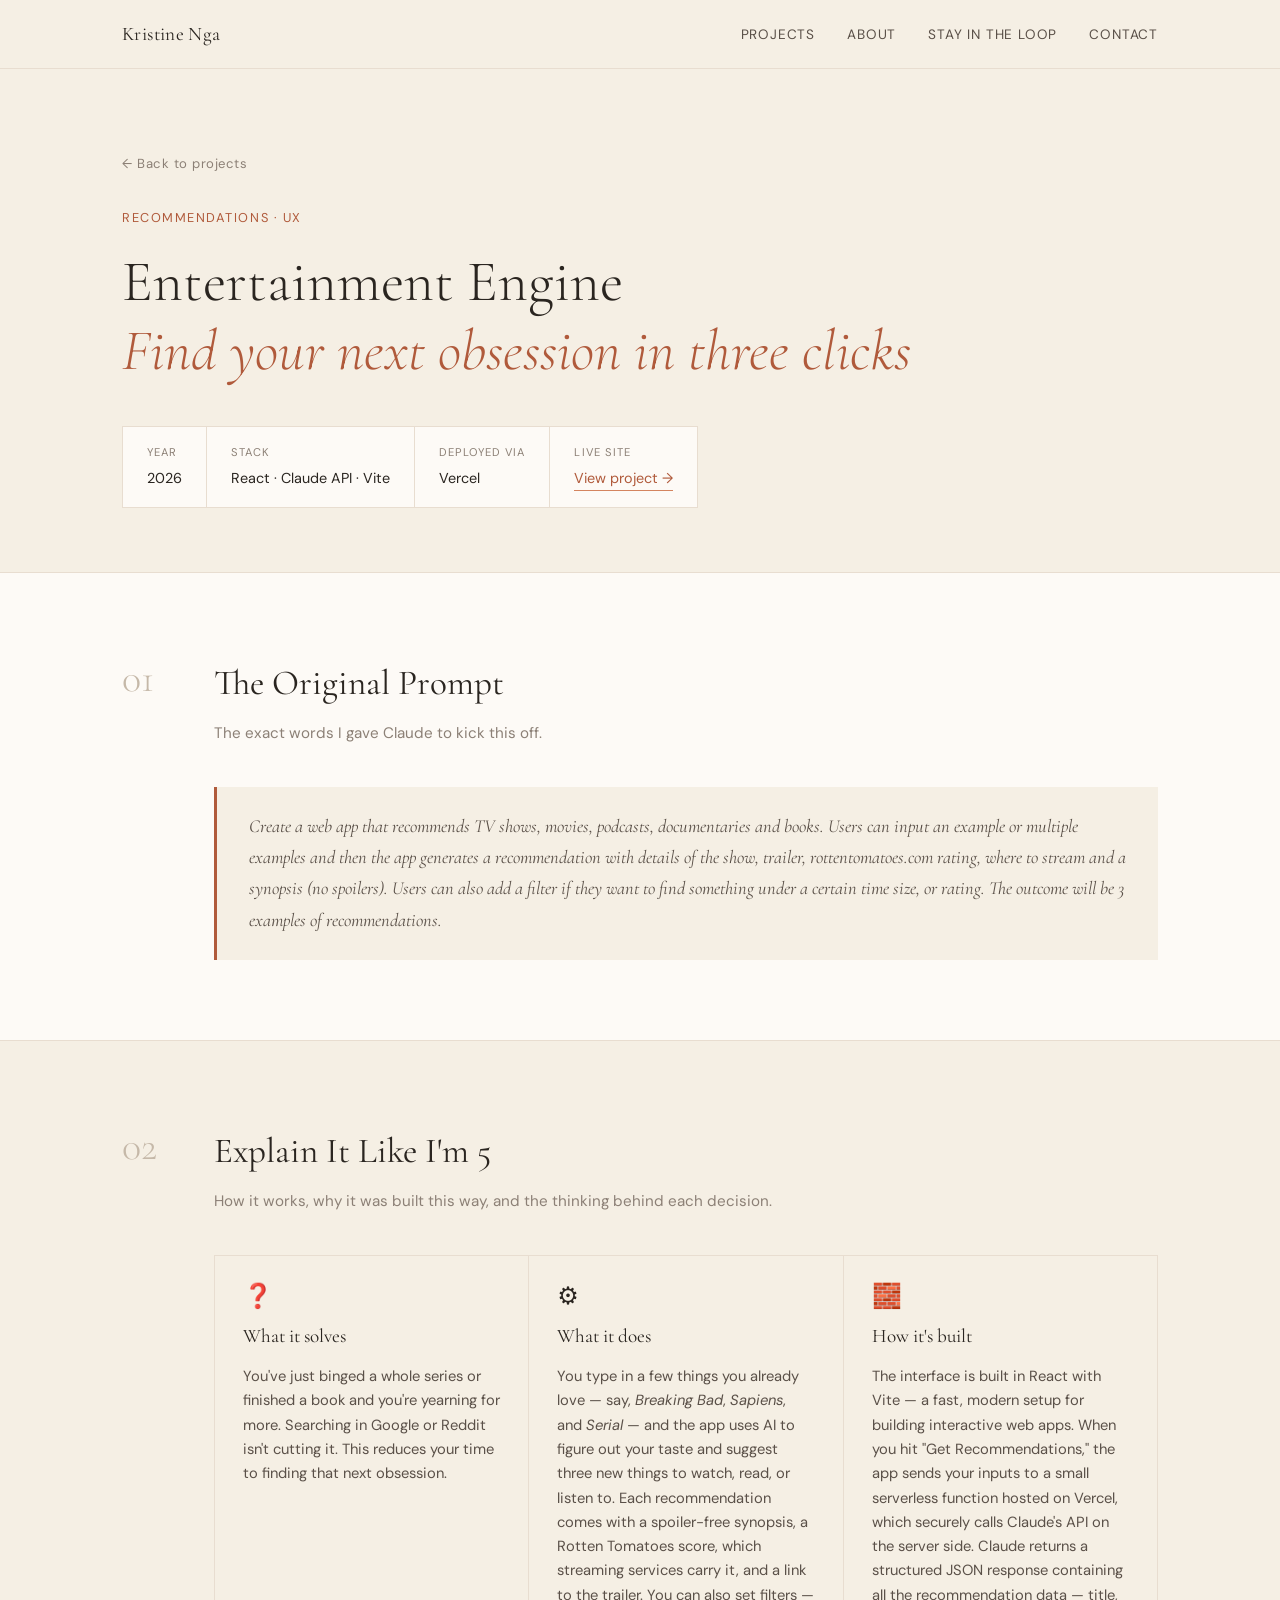
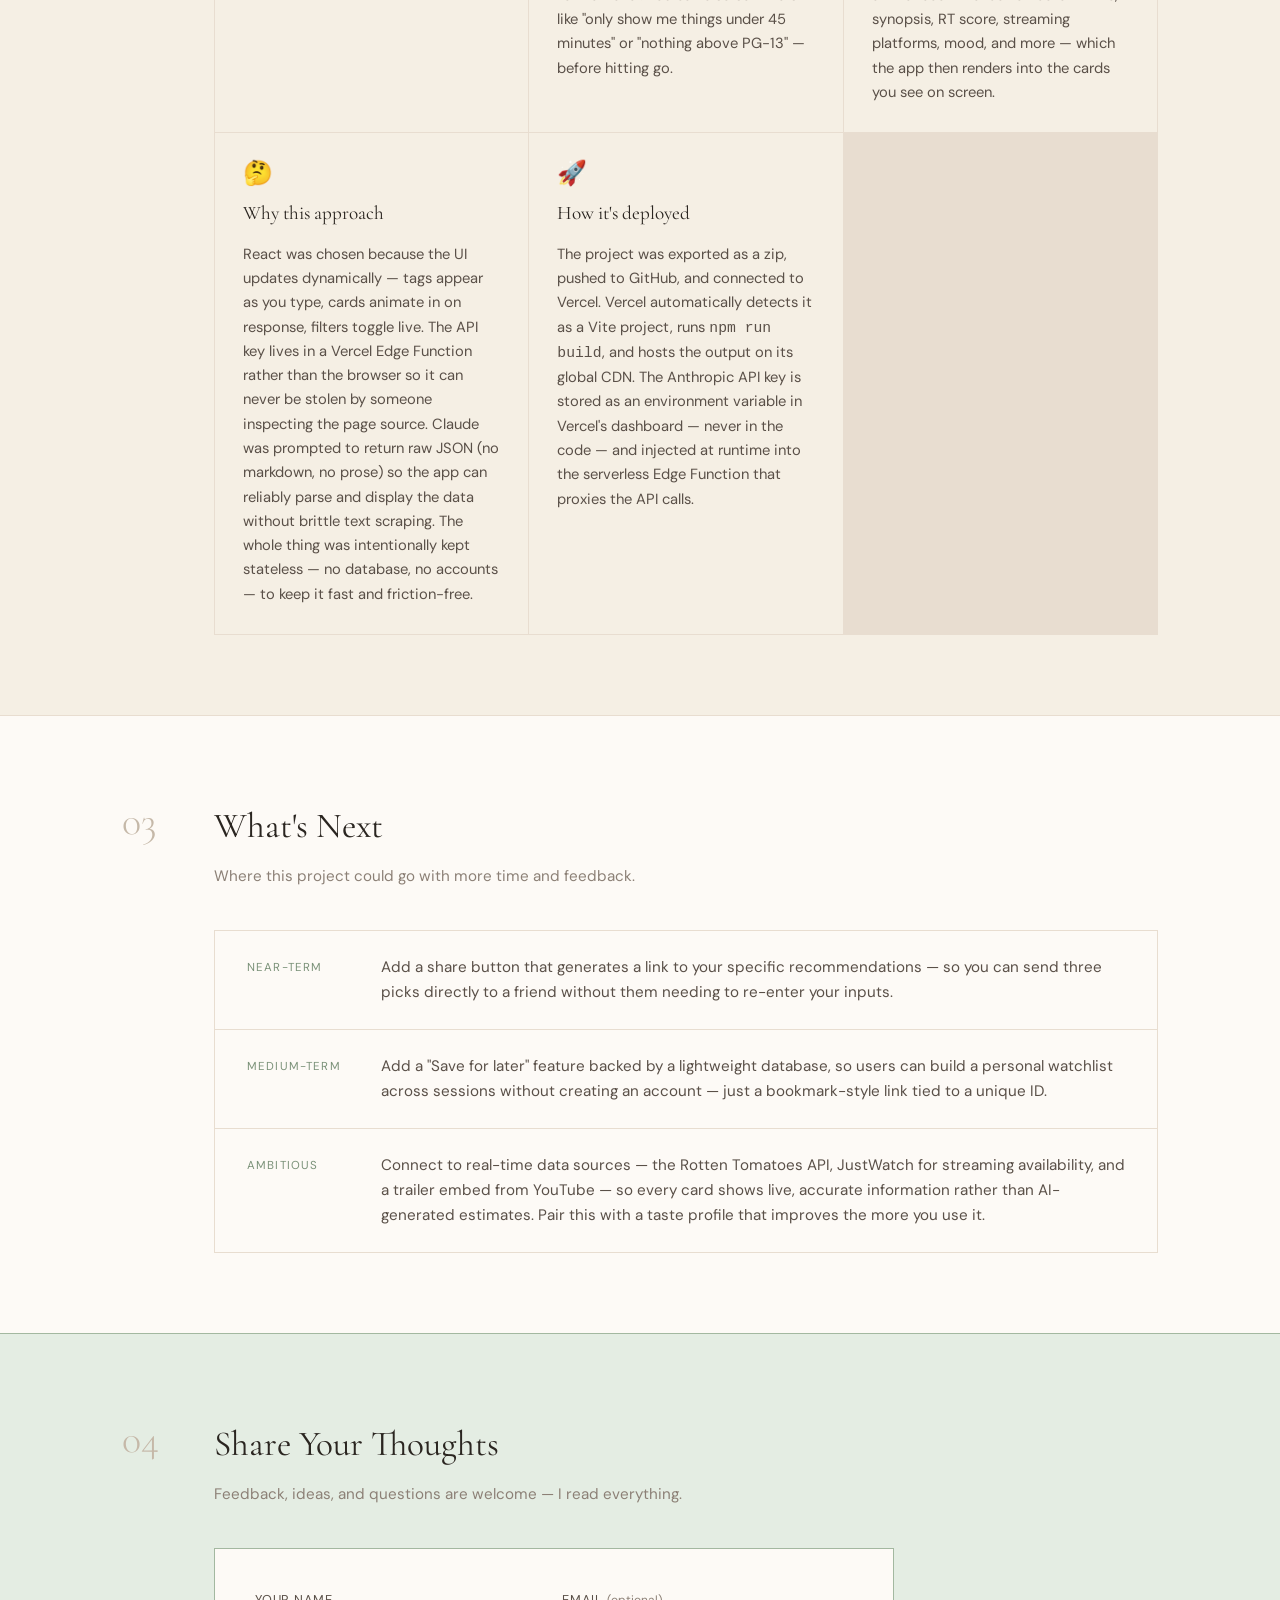
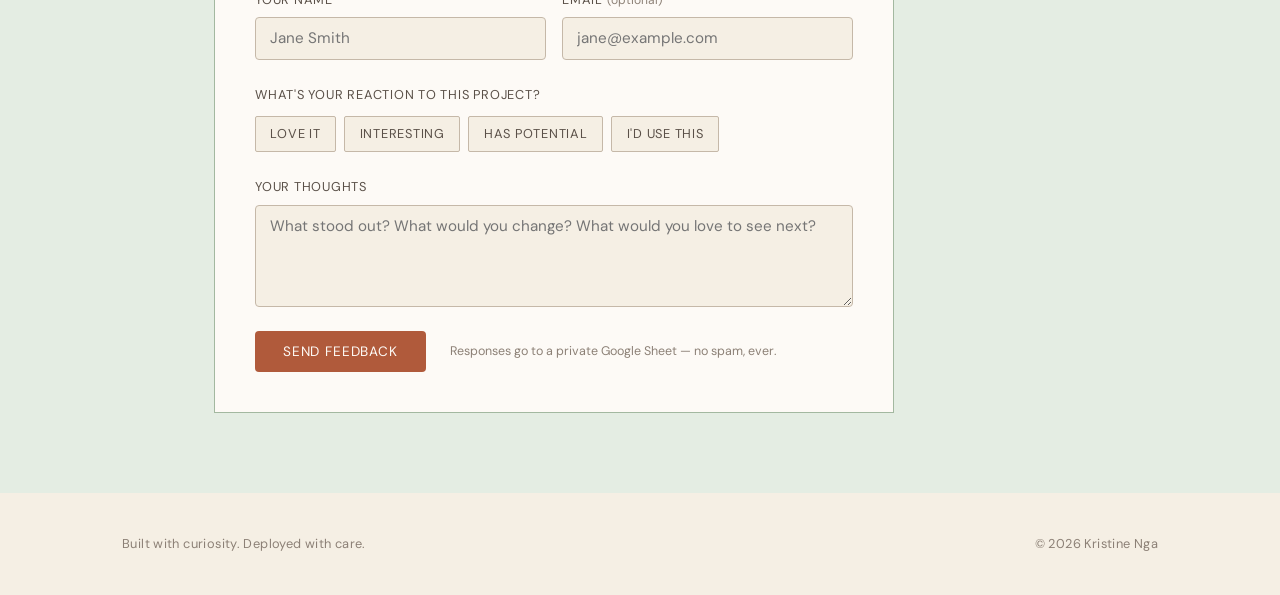
<file: casestudy/entertainment-engine-casestudy.html>
<!DOCTYPE html>
<html lang="en">
<head>
  <meta charset="UTF-8" />
  <meta name="viewport" content="width=device-width, initial-scale=1.0" />
  <title>Entertainment Engine · Case Study</title>
  <link rel="preconnect" href="https://fonts.googleapis.com">
  <link rel="preconnect" href="https://fonts.gstatic.com" crossorigin>
  <link href="https://fonts.googleapis.com/css2?family=Cormorant+Garamond:ital,wght@0,300;0,400;0,500;1,300;1,400&family=DM+Sans:wght@300;400;500&display=swap" rel="stylesheet">
  <link rel="stylesheet" href="../style.css" />
  <link rel="stylesheet" href="case-study.css" />
</head>
<body>

  <header class="site-header">
    <nav>
      <a href="../index.html" class="nav-name">Kristine Nga</a>
      <ul class="nav-links">
        <li><a href="../index.html#projects">Projects</a></li>
        <li><a href="../index.html#about">About</a></li>
        <li><a href="../waitlist.html">Stay in the Loop</a></li>
        <li><a href="mailto:nga.kristine@gmail.com">Contact</a></li>
      </ul>
    </nav>
  </header>

  <main>

    <!-- ═══════════════════════════════════════
         HERO
    ═══════════════════════════════════════ -->
    <section class="cs-hero">
      <div class="cs-hero-inner">
        <a href="../index.html" class="cs-back">← Back to projects</a>
        <p class="hero-eyebrow">Recommendations · UX</p>
        <h1>Entertainment Engine<br><em>Find your next obsession in three clicks</em></h1>
        <div class="cs-hero-meta">
          <div class="cs-meta-item">
            <span class="cs-meta-label">Year</span>
            <span>2026</span>
          </div>
          <div class="cs-meta-item">
            <span class="cs-meta-label">Stack</span>
            <span>React · Claude API · Vite</span>
          </div>
          <div class="cs-meta-item">
            <span class="cs-meta-label">Deployed via</span>
            <span>Vercel</span>
          </div>
          <div class="cs-meta-item">
            <span class="cs-meta-label">Live site</span>
            <a href="https://obsession-one.vercel.app/" class="inline-link">View project →</a>
          </div>
        </div>
      </div>
    </section>

    <!-- ═══════════════════════════════════════
         SECTION 1 — ORIGINAL PROMPT
    ═══════════════════════════════════════ -->
    <section class="cs-section cs-section--tinted">
      <div class="cs-section-inner">
        <div class="cs-section-label">01</div>
        <div class="cs-section-content">
          <h2 class="cs-section-title">The Original Prompt</h2>
          <p class="cs-section-sub">The exact words I gave Claude to kick this off.</p>
          <div class="cs-prompt-block">
            <p>
              Create a web app that recommends TV shows, movies, podcasts, documentaries and books. Users can input an example or multiple examples and then the app generates a recommendation with details of the show, trailer, rottentomatoes.com rating, where to stream and a synopsis (no spoilers). Users can also add a filter if they want to find something under a certain time size, or rating. The outcome will be 3 examples of recommendations.
            </p>
          </div>
        </div>
      </div>
    </section>

    <!-- ═══════════════════════════════════════
         SECTION 2 — ELI5
    ═══════════════════════════════════════ -->
    <section class="cs-section">
      <div class="cs-section-inner">
        <div class="cs-section-label">02</div>
        <div class="cs-section-content">
          <h2 class="cs-section-title">Explain It Like I'm 5</h2>
          <p class="cs-section-sub">How it works, why it was built this way, and the thinking behind each decision.</p>

          <div class="cs-eli5-grid">

                        <div class="cs-eli5-card">
              <div class="cs-eli5-icon">❓</div>
              <h3>What it solves</h3>
              <p>
You've just binged a whole series or finished a book and you're yearning for more. Searching in Google or Reddit isn't cutting it. This reduces your time to finding that next obsession.
              </p>
            </div>
            <div class="cs-eli5-card">
              <div class="cs-eli5-icon">⚙️</div>
              <h3>What it does</h3>
              <p>
                You type in a few things you already love — say, <em>Breaking Bad</em>, <em>Sapiens</em>, and <em>Serial</em> — and the app uses AI to figure out your taste and suggest three new things to watch, read, or listen to. Each recommendation comes with a spoiler-free synopsis, a Rotten Tomatoes score, which streaming services carry it, and a link to the trailer. You can also set filters — like "only show me things under 45 minutes" or "nothing above PG-13" — before hitting go.
              </p>
            </div>

            <div class="cs-eli5-card">
              <div class="cs-eli5-icon">🧱</div>
              <h3>How it's built</h3>
              <p>
                The interface is built in React with Vite — a fast, modern setup for building interactive web apps. When you hit "Get Recommendations," the app sends your inputs to a small serverless function hosted on Vercel, which securely calls Claude's API on the server side. Claude returns a structured JSON response containing all the recommendation data — title, synopsis, RT score, streaming platforms, mood, and more — which the app then renders into the cards you see on screen.
              </p>
            </div>

            <div class="cs-eli5-card">
              <div class="cs-eli5-icon">🤔</div>
              <h3>Why this approach</h3>
              <p>
                React was chosen because the UI updates dynamically — tags appear as you type, cards animate in on response, filters toggle live. The API key lives in a Vercel Edge Function rather than the browser so it can never be stolen by someone inspecting the page source. Claude was prompted to return raw JSON (no markdown, no prose) so the app can reliably parse and display the data without brittle text scraping. The whole thing was intentionally kept stateless — no database, no accounts — to keep it fast and friction-free.
              </p>
            </div>

            <div class="cs-eli5-card">
              <div class="cs-eli5-icon">🚀</div>
              <h3>How it's deployed</h3>
              <p>
                The project was exported as a zip, pushed to GitHub, and connected to Vercel. Vercel automatically detects it as a Vite project, runs <code>npm run build</code>, and hosts the output on its global CDN. The Anthropic API key is stored as an environment variable in Vercel's dashboard — never in the code — and injected at runtime into the serverless Edge Function that proxies the API calls.
              </p>
            </div>

          </div>
        </div>
      </div>
    </section>

    <!-- ═══════════════════════════════════════
         SECTION 3 — WHAT'S NEXT
    ═══════════════════════════════════════ -->
    <section class="cs-section cs-section--tinted">
      <div class="cs-section-inner">
        <div class="cs-section-label">03</div>
        <div class="cs-section-content">
          <h2 class="cs-section-title">What's Next</h2>
          <p class="cs-section-sub">Where this project could go with more time and feedback.</p>

          <div class="cs-next-list">

            <div class="cs-next-item">
              <span class="cs-next-tag">Near-term</span>
              <p>
                Add a share button that generates a link to your specific recommendations — so you can send three picks directly to a friend without them needing to re-enter your inputs.
              </p>
            </div>

            <div class="cs-next-item">
              <span class="cs-next-tag">Medium-term</span>
              <p>
                Add a "Save for later" feature backed by a lightweight database, so users can build a personal watchlist across sessions without creating an account — just a bookmark-style link tied to a unique ID.
              </p>
            </div>

            <div class="cs-next-item">
              <span class="cs-next-tag">Ambitious</span>
              <p>
                Connect to real-time data sources — the Rotten Tomatoes API, JustWatch for streaming availability, and a trailer embed from YouTube — so every card shows live, accurate information rather than AI-generated estimates. Pair this with a taste profile that improves the more you use it.
              </p>
            </div>

          </div>
        </div>
      </div>
    </section>

    <!-- ═══════════════════════════════════════
         SECTION 4 — FEEDBACK
    ═══════════════════════════════════════ -->
    <section class="cs-section cs-section--sage">
      <div class="cs-section-inner">
        <div class="cs-section-label">04</div>
        <div class="cs-section-content">
          <h2 class="cs-section-title">Share Your Thoughts</h2>
          <p class="cs-section-sub">Feedback, ideas, and questions are welcome — I read everything.</p>

          <form class="cs-feedback-form" id="feedbackForm">
            <div class="cs-form-row">
              <div class="cs-form-group">
                <label for="name">Your name</label>
                <input type="text" id="name" name="name" placeholder="Jane Smith" />
              </div>
              <div class="cs-form-group">
                <label for="email">Email <span class="cs-form-optional">(optional)</span></label>
                <input type="email" id="email" name="email" placeholder="jane@example.com" />
              </div>
            </div>
            <div class="cs-form-group">
              <label for="reaction">What's your reaction to this project?</label>
              <div class="cs-reaction-group">
                <label class="cs-reaction-option">
                  <input type="radio" name="reaction" value="Love it" /> Love it
                </label>
                <label class="cs-reaction-option">
                  <input type="radio" name="reaction" value="Interesting" /> Interesting
                </label>
                <label class="cs-reaction-option">
                  <input type="radio" name="reaction" value="Has potential" /> Has potential
                </label>
                <label class="cs-reaction-option">
                  <input type="radio" name="reaction" value="I'd use this" /> I'd use this
                </label>
              </div>
            </div>
            <div class="cs-form-group">
              <label for="message">Your thoughts</label>
              <textarea id="message" name="message" rows="4" placeholder="What stood out? What would you change? What would you love to see next?"></textarea>
            </div>
            <div class="cs-form-footer">
              <button type="submit" class="cs-submit-btn" id="submitBtn">Send feedback</button>
              <p class="cs-form-note">Responses go to a private Google Sheet — no spam, ever.</p>
            </div>
            <div id="formSuccess" class="cs-form-success" style="display:none;">
              Thanks for the feedback — it genuinely helps. ✦
            </div>
          </form>
        </div>
      </div>
    </section>

  </main>

  <footer class="site-footer">
    <p>Built with curiosity. Deployed with care.</p>
    <p class="footer-year">© 2026 Kristine Nga</p>
  </footer>

  <script>
    // ─────────────────────────────────────────
    // GOOGLE SHEETS FORM SUBMISSION
    // Instructions:
    // 1. Create a Google Sheet
    // 2. Go to Extensions → Apps Script
    // 3. Paste the Apps Script code from the README
    // 4. Deploy as Web App, copy the URL
    // 5. Replace YOUR_APPS_SCRIPT_URL below
    // ─────────────────────────────────────────
    const APPS_SCRIPT_URL = "https://script.google.com/macros/s/AKfycbwOAFR1REIlh8KIkbEZy-j8D8uTczqRzNnRfV1yrVGIW7D4OR-ssSMZZPvhlHtn851X/exec";
    const PROJECT_NAME    = "Entertainment Engine"; // update per page

    document.getElementById("feedbackForm").addEventListener("submit", async function(e) {
      e.preventDefault();
      const btn = document.getElementById("submitBtn");
      btn.textContent = "Sending...";
      btn.disabled = true;

      const data = {
        project:  PROJECT_NAME,
        name:     document.getElementById("name").value,
        email:    document.getElementById("email").value,
        reaction: document.querySelector('input[name="reaction"]:checked')?.value || "",
        message:  document.getElementById("message").value,
        date:     new Date().toLocaleString("en-AU")
      };

      try {
        await fetch(APPS_SCRIPT_URL, {
          method: "POST",
          mode: "no-cors",
          headers: { "Content-Type": "application/json" },
          body: JSON.stringify(data)
        });
        document.getElementById("feedbackForm").style.display = "none";
        document.getElementById("formSuccess").style.display = "block";
      } catch (err) {
        btn.textContent = "Send feedback";
        btn.disabled = false;
        alert("Something went wrong — please try again.");
      }
    });
  </script>

</body>
</html>
</file>
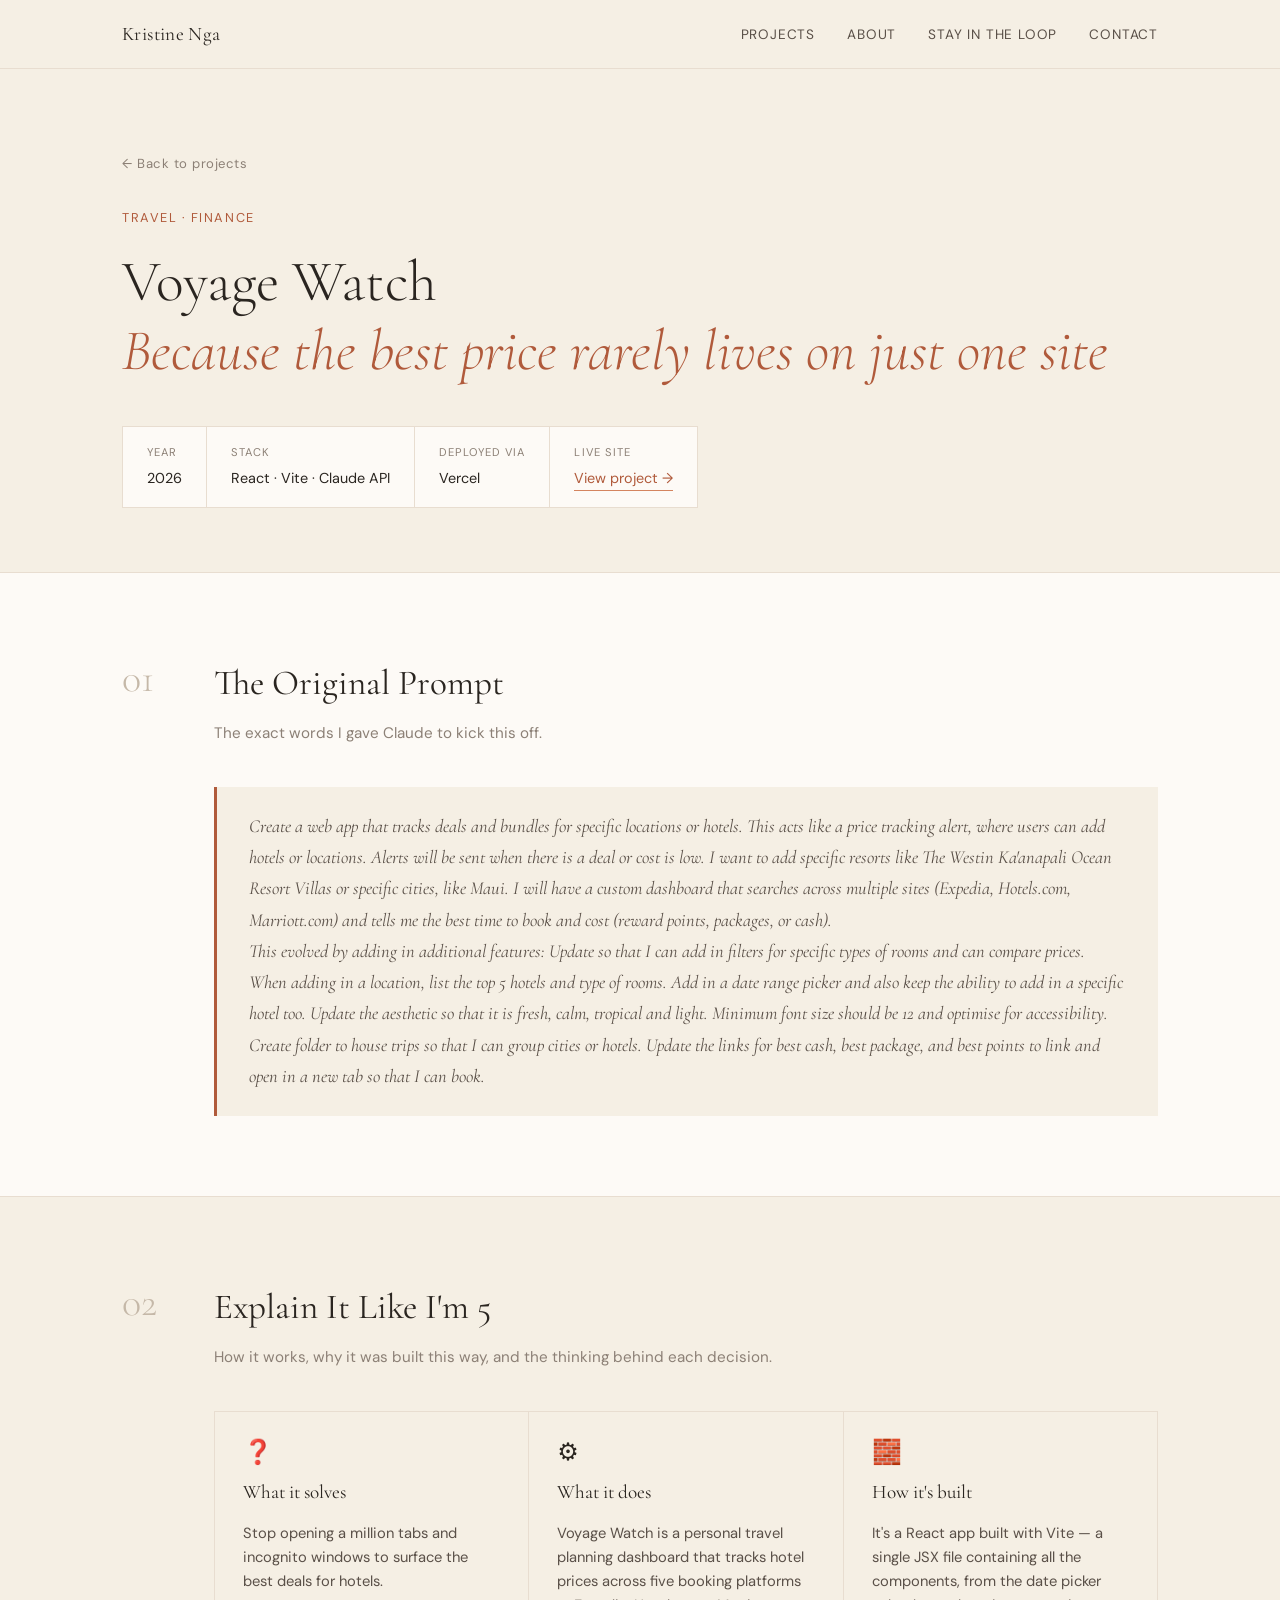
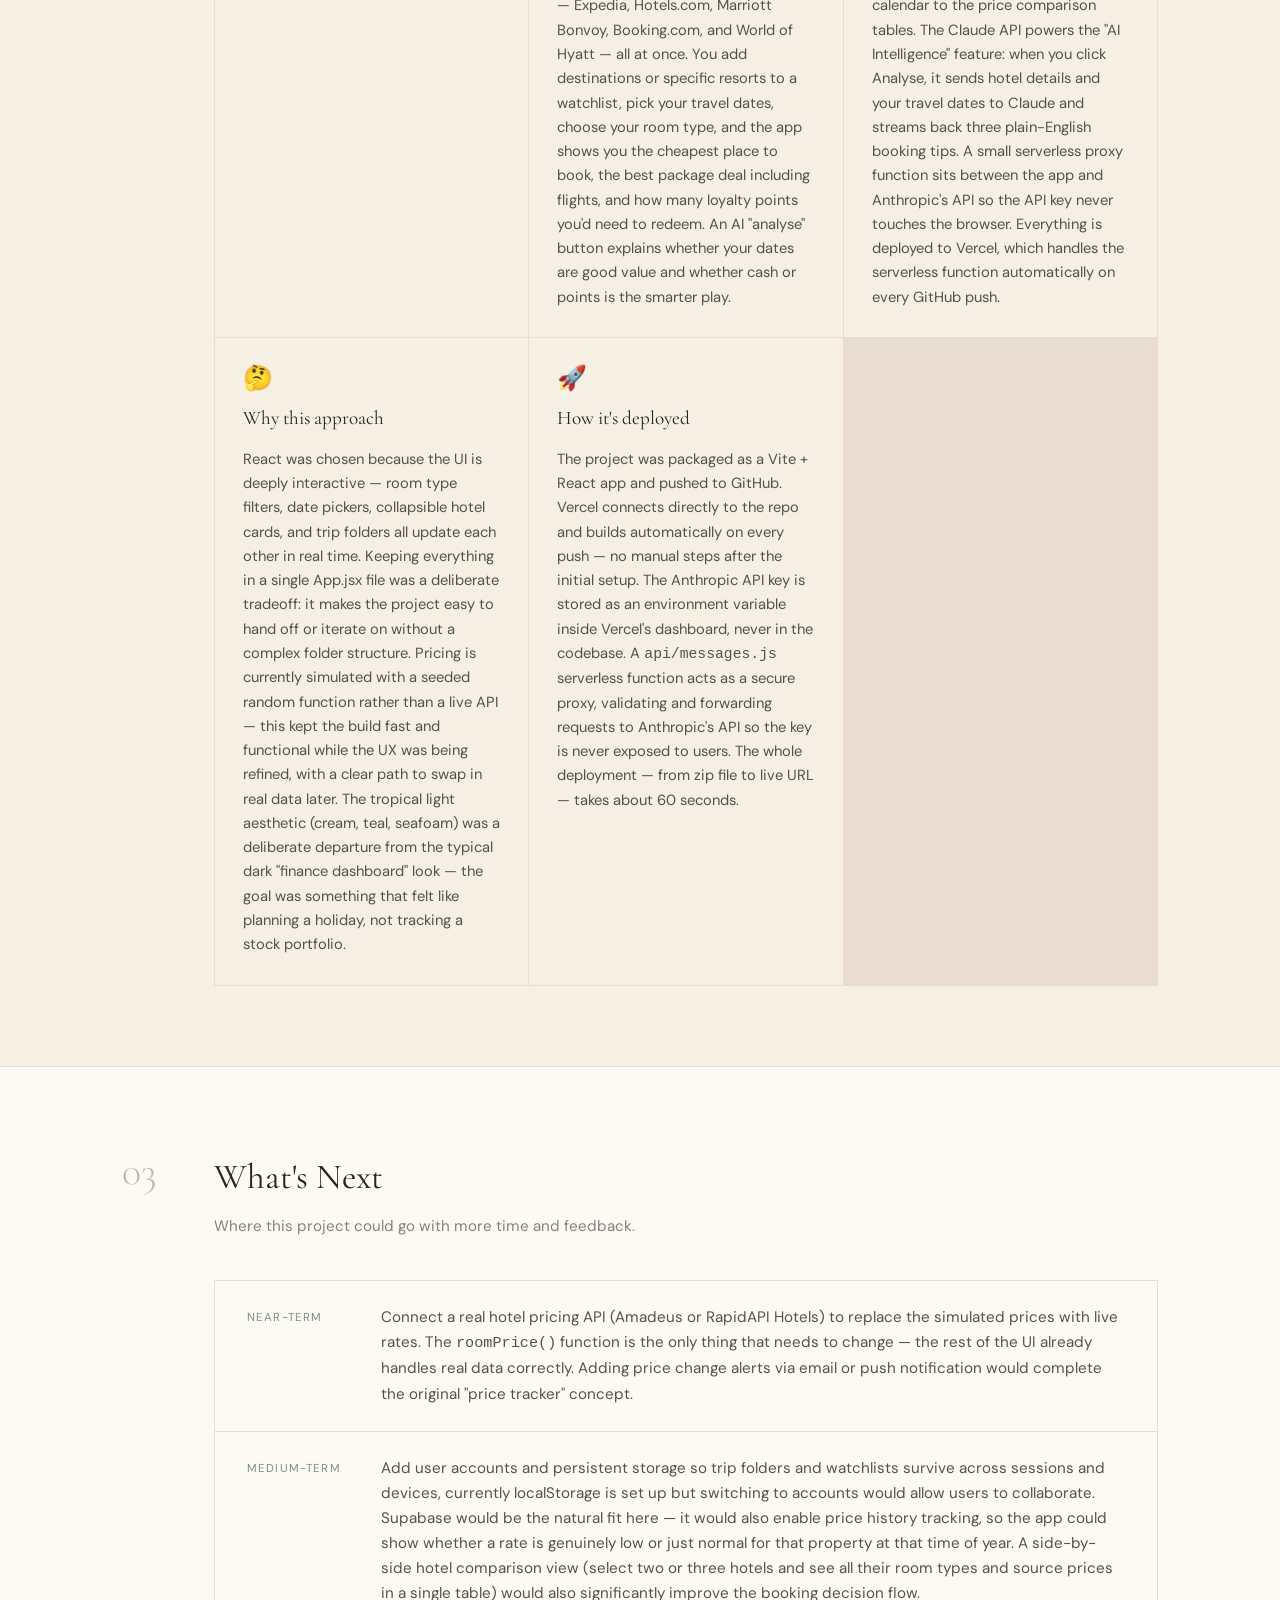
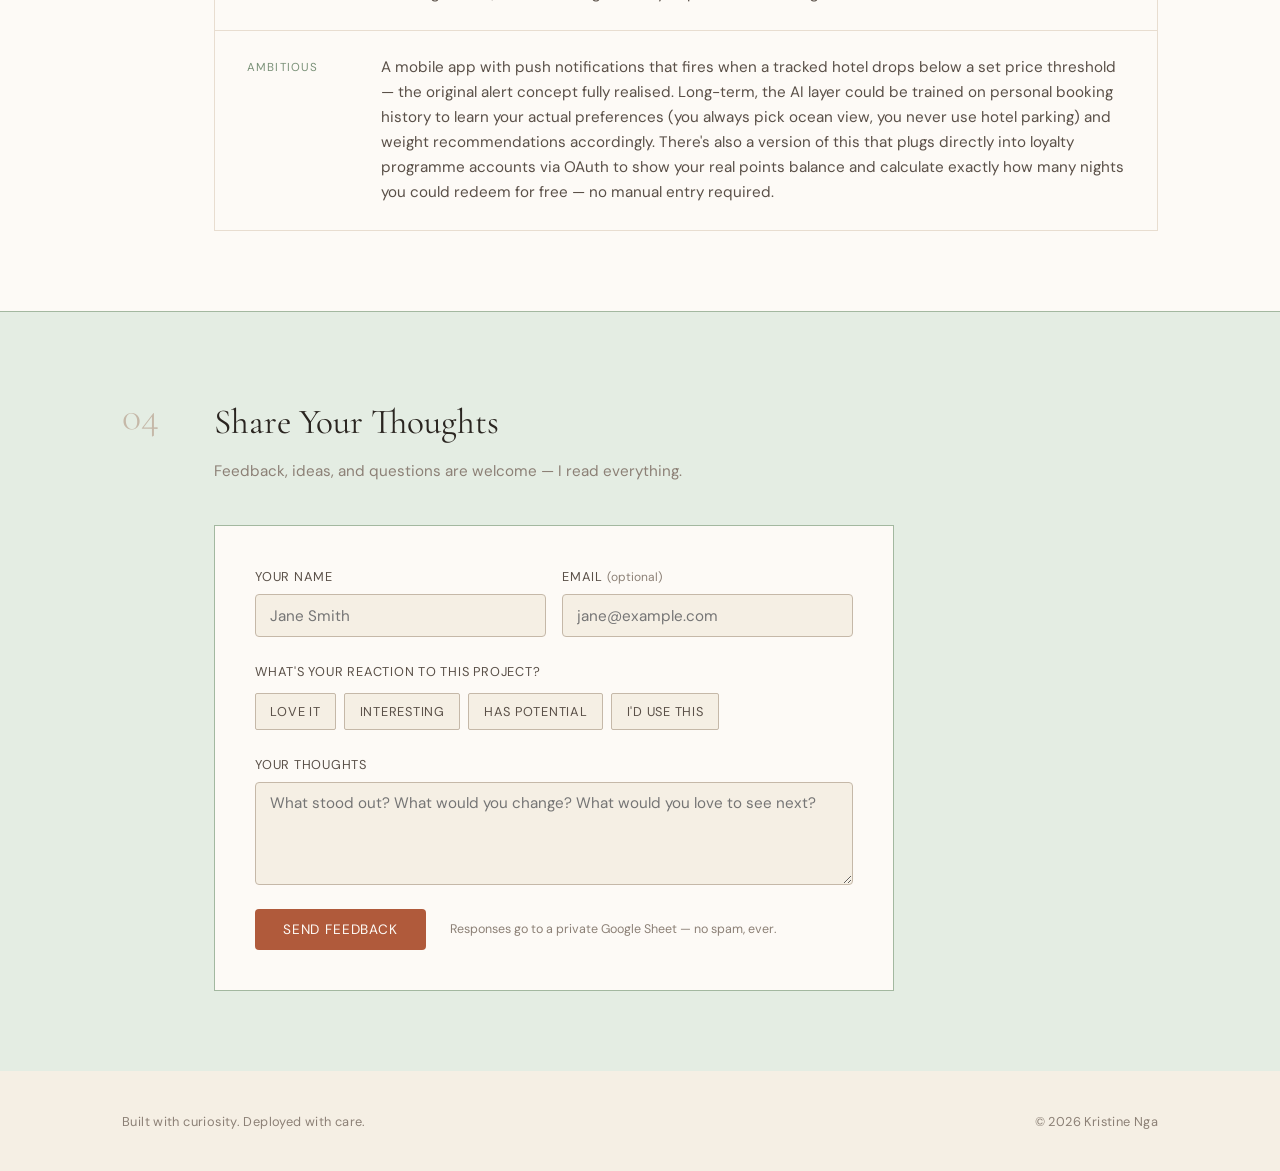
<file: casestudy/hotel-tracker-casestudy.html>
<!DOCTYPE html>
<html lang="en">
<head>
  <meta charset="UTF-8" />
  <meta name="viewport" content="width=device-width, initial-scale=1.0" />
  <title>Hotel Tracker · Case Study</title>
  <link rel="preconnect" href="https://fonts.googleapis.com">
  <link rel="preconnect" href="https://fonts.gstatic.com" crossorigin>
  <link href="https://fonts.googleapis.com/css2?family=Cormorant+Garamond:ital,wght@0,300;0,400;0,500;1,300;1,400&family=DM+Sans:wght@300;400;500&display=swap" rel="stylesheet">
  <link rel="stylesheet" href="../style.css" />
  <link rel="stylesheet" href="case-study.css" />
</head>
<body>

  <header class="site-header">
    <nav>
      <a href="../index.html" class="nav-name">Kristine Nga</a>
      <ul class="nav-links">
        <li><a href="../index.html#projects">Projects</a></li>
        <li><a href="../index.html#about">About</a></li>
        <li><a href="../waitlist.html">Stay in the Loop</a></li>
        <li><a href="mailto:nga.kristine@gmail.com">Contact</a></li>
      </ul>
    </nav>
  </header>

  <main>

    <!-- ═══════════════════════════════════════
         HERO
    ═══════════════════════════════════════ -->
    <section class="cs-hero">
      <div class="cs-hero-inner">
        <a href="../index.html" class="cs-back">← Back to projects</a>
        <p class="hero-eyebrow">Travel · Finance</p>
        <h1>Voyage Watch<br><em>Because the best price rarely lives on just one site</em></h1>
        <div class="cs-hero-meta">
          <div class="cs-meta-item">
            <span class="cs-meta-label">Year</span>
            <span>2026</span>
          </div>
          <div class="cs-meta-item">
            <span class="cs-meta-label">Stack</span>
            <span>React · Vite · Claude API</span>
          </div>
          <div class="cs-meta-item">
            <span class="cs-meta-label">Deployed via</span>
            <span>Vercel</span>
          </div>
          <div class="cs-meta-item">
            <span class="cs-meta-label">Live site</span>
            <a href="https://voyage-watch.vercel.app/" class="inline-link">View project →</a>
          </div>
        </div>
      </div>
    </section>

    <!-- ═══════════════════════════════════════
         SECTION 1 — ORIGINAL PROMPT
    ═══════════════════════════════════════ -->
    <section class="cs-section cs-section--tinted">
      <div class="cs-section-inner">
        <div class="cs-section-label">01</div>
        <div class="cs-section-content">
          <h2 class="cs-section-title">The Original Prompt</h2>
          <p class="cs-section-sub">The exact words I gave Claude to kick this off.</p>
          <div class="cs-prompt-block">
            <p>
              Create a web app that tracks deals and bundles for specific locations or hotels. This acts like a price tracking alert, where users can add hotels or locations. Alerts will be sent when there is a deal or cost is low.
              I want to add specific resorts like The Westin Ka'anapali Ocean Resort Villas or specific cities, like Maui. I will have a custom dashboard that searches across multiple sites (Expedia, Hotels.com, Marriott.com) and tells me the best time to book and cost (reward points, packages, or cash).
            </p>
            <p> This evolved by adding in additional features: 
           Update so that I can add in filters for specific types of rooms and can compare prices. When adding in a location, list the top 5 hotels and type of rooms.
           Add in a date range picker and also keep the ability to add in a specific hotel too. Update the aesthetic so that it is fresh, calm, tropical and light. Minimum font size should be 12 and optimise for accessibility. Create folder to house trips so that I can group cities or hotels. Update the links for best cash, best package, and best points to link and open in a new tab so that I can book.
            </p>
          </div>
        </div>
      </div>
    </section>

    <!-- ═══════════════════════════════════════
         SECTION 2 — ELI5
    ═══════════════════════════════════════ -->
    <section class="cs-section">
      <div class="cs-section-inner">
        <div class="cs-section-label">02</div>
        <div class="cs-section-content">
          <h2 class="cs-section-title">Explain It Like I'm 5</h2>
          <p class="cs-section-sub">How it works, why it was built this way, and the thinking behind each decision.</p>

          <div class="cs-eli5-grid">

                        <div class="cs-eli5-card">
              <div class="cs-eli5-icon">❓</div>
              <h3>What it solves</h3>
              <p>
Stop opening a million tabs and incognito windows to surface the best deals for hotels.              </p>
            </div>
            
            <div class="cs-eli5-card">
              <div class="cs-eli5-icon">⚙️</div>
              <h3>What it does</h3>
              <p>
Voyage Watch is a personal travel planning dashboard that tracks hotel prices across five booking platforms — Expedia, Hotels.com, Marriott Bonvoy, Booking.com, and World of Hyatt — all at once. You add destinations or specific resorts to a watchlist, pick your travel dates, choose your room type, and the app shows you the cheapest place to book, the best package deal including flights, and how many loyalty points you'd need to redeem. An AI "analyse" button explains whether your dates are good value and whether cash or points is the smarter play.
              </p>
            </div>

            <div class="cs-eli5-card">
              <div class="cs-eli5-icon">🧱</div>
              <h3>How it's built</h3>
              <p>
It's a React app built with Vite — a single JSX file containing all the components, from the date picker calendar to the price comparison tables. The Claude API powers the "AI Intelligence" feature: when you click Analyse, it sends hotel details and your travel dates to Claude and streams back three plain-English booking tips. A small serverless proxy function sits between the app and Anthropic's API so the API key never touches the browser. Everything is deployed to Vercel, which handles the serverless function automatically on every GitHub push.
              </p>
            </div>

            <div class="cs-eli5-card">
              <div class="cs-eli5-icon">🤔</div>
              <h3>Why this approach</h3>
              <p>
                React was chosen because the UI is deeply interactive — room type filters, date pickers, collapsible hotel cards, and trip folders all update each other in real time. Keeping everything in a single App.jsx file was a deliberate tradeoff: it makes the project easy to hand off or iterate on without a complex folder structure. Pricing is currently simulated with a seeded random function rather than a live API — this kept the build fast and functional while the UX was being refined, with a clear path to swap in real data later. The tropical light aesthetic (cream, teal, seafoam) was a deliberate departure from the typical dark "finance dashboard" look — the goal was something that felt like planning a holiday, not tracking a stock portfolio.
              </p>
            </div>

            <div class="cs-eli5-card">
              <div class="cs-eli5-icon">🚀</div>
              <h3>How it's deployed</h3>
              <p>
The project was packaged as a Vite + React app and pushed to GitHub. Vercel connects directly to the repo and builds automatically on every push — no manual steps after the initial setup. The Anthropic API key is stored as an environment variable inside Vercel's dashboard, never in the codebase. A <code>api/messages.js</code> serverless function acts as a secure proxy, validating and forwarding requests to Anthropic's API so the key is never exposed to users. The whole deployment — from zip file to live URL — takes about 60 seconds.
              </p>
            </div>

          </div>
        </div>
      </div>
    </section>

    <!-- ═══════════════════════════════════════
         SECTION 3 — WHAT'S NEXT
    ═══════════════════════════════════════ -->
    <section class="cs-section cs-section--tinted">
      <div class="cs-section-inner">
        <div class="cs-section-label">03</div>
        <div class="cs-section-content">
          <h2 class="cs-section-title">What's Next</h2>
          <p class="cs-section-sub">Where this project could go with more time and feedback.</p>

          <div class="cs-next-list">

            <div class="cs-next-item">
              <span class="cs-next-tag">Near-term</span>
              <p>
  
                Connect a real hotel pricing API (Amadeus or RapidAPI Hotels) to replace the simulated prices with live rates. The <code>roomPrice()</code> function is the only thing that needs to change — the rest of the UI already handles real data correctly. Adding price change alerts via email or push notification would complete the original "price tracker" concept.
              </p>
            </div>

            <div class="cs-next-item">
              <span class="cs-next-tag">Medium-term</span>
              <p>
  Add user accounts and persistent storage so trip folders and watchlists survive across sessions and devices, currently localStorage is set up but switching to accounts would allow users to collaborate. Supabase would be the natural fit here — it would also enable price history tracking, so the app could show whether a rate is genuinely low or just normal for that property at that time of year. A side-by-side hotel comparison view (select two or three hotels and see all their room types and source prices in a single table) would also significantly improve the booking decision flow.
              </p>
            </div>

            <div class="cs-next-item">
              <span class="cs-next-tag">Ambitious</span>
              <p>
  A mobile app with push notifications that fires when a tracked hotel drops below a set price threshold — the original alert concept fully realised. Long-term, the AI layer could be trained on personal booking history to learn your actual preferences (you always pick ocean view, you never use hotel parking) and weight recommendations accordingly. There's also a version of this that plugs directly into loyalty programme accounts via OAuth to show your real points balance and calculate exactly how many nights you could redeem for free — no manual entry required.
              </p>
            </div>

          </div>
        </div>
      </div>
    </section>

    <!-- ═══════════════════════════════════════
         SECTION 4 — FEEDBACK
    ═══════════════════════════════════════ -->
    <section class="cs-section cs-section--sage">
      <div class="cs-section-inner">
        <div class="cs-section-label">04</div>
        <div class="cs-section-content">
          <h2 class="cs-section-title">Share Your Thoughts</h2>
          <p class="cs-section-sub">Feedback, ideas, and questions are welcome — I read everything.</p>

          <form class="cs-feedback-form" id="feedbackForm">
            <div class="cs-form-row">
              <div class="cs-form-group">
                <label for="name">Your name</label>
                <input type="text" id="name" name="name" placeholder="Jane Smith" />
              </div>
              <div class="cs-form-group">
                <label for="email">Email <span class="cs-form-optional">(optional)</span></label>
                <input type="email" id="email" name="email" placeholder="jane@example.com" />
              </div>
            </div>
            <div class="cs-form-group">
              <label for="reaction">What's your reaction to this project?</label>
              <div class="cs-reaction-group">
                <label class="cs-reaction-option">
                  <input type="radio" name="reaction" value="Love it" /> Love it
                </label>
                <label class="cs-reaction-option">
                  <input type="radio" name="reaction" value="Interesting" /> Interesting
                </label>
                <label class="cs-reaction-option">
                  <input type="radio" name="reaction" value="Has potential" /> Has potential
                </label>
                <label class="cs-reaction-option">
                  <input type="radio" name="reaction" value="I'd use this" /> I'd use this
                </label>
              </div>
            </div>
            <div class="cs-form-group">
              <label for="message">Your thoughts</label>
              <textarea id="message" name="message" rows="4" placeholder="What stood out? What would you change? What would you love to see next?"></textarea>
            </div>
            <div class="cs-form-footer">
              <button type="submit" class="cs-submit-btn" id="submitBtn">Send feedback</button>
              <p class="cs-form-note">Responses go to a private Google Sheet — no spam, ever.</p>
            </div>
            <div id="formSuccess" class="cs-form-success" style="display:none;">
              Thanks for the feedback — it genuinely helps. ✦
            </div>
          </form>
        </div>
      </div>
    </section>

  </main>

  <footer class="site-footer">
    <p>Built with curiosity. Deployed with care.</p>
    <p class="footer-year">© 2026 Kristine Nga</p>
  </footer>

  <script>
    // ─────────────────────────────────────────
    // GOOGLE SHEETS FORM SUBMISSION
    // Instructions:
    // 1. Create a Google Sheet
    // 2. Go to Extensions → Apps Script
    // 3. Paste the Apps Script code from the README
    // 4. Deploy as Web App, copy the URL
    // 5. Replace YOUR_APPS_SCRIPT_URL below
    // ─────────────────────────────────────────
    const APPS_SCRIPT_URL = "https://script.google.com/macros/s/AKfycbyFjO4g41_ifSHJQZTUxatJN6KvH2bSqb0Uv1YeFolmPfb0cl2yJuCfvTmzgYiPbQqS/exec";
    const PROJECT_NAME    = "Hotel Tracker"; // update per page

    document.getElementById("feedbackForm").addEventListener("submit", async function(e) {
      e.preventDefault();
      const btn = document.getElementById("submitBtn");
      btn.textContent = "Sending...";
      btn.disabled = true;

      const data = {
        project:  PROJECT_NAME,
        name:     document.getElementById("name").value,
        email:    document.getElementById("email").value,
        reaction: document.querySelector('input[name="reaction"]:checked')?.value || "",
        message:  document.getElementById("message").value,
        date:     new Date().toLocaleString("en-AU")
      };

      try {
        await fetch(APPS_SCRIPT_URL, {
          method: "POST",
          mode: "no-cors",
          headers: { "Content-Type": "application/json" },
          body: JSON.stringify(data)
        });
        document.getElementById("feedbackForm").style.display = "none";
        document.getElementById("formSuccess").style.display = "block";
      } catch (err) {
        btn.textContent = "Send feedback";
        btn.disabled = false;
        alert("Something went wrong — please try again.");
      }
    });
  </script>

</body>
</html>
</file>
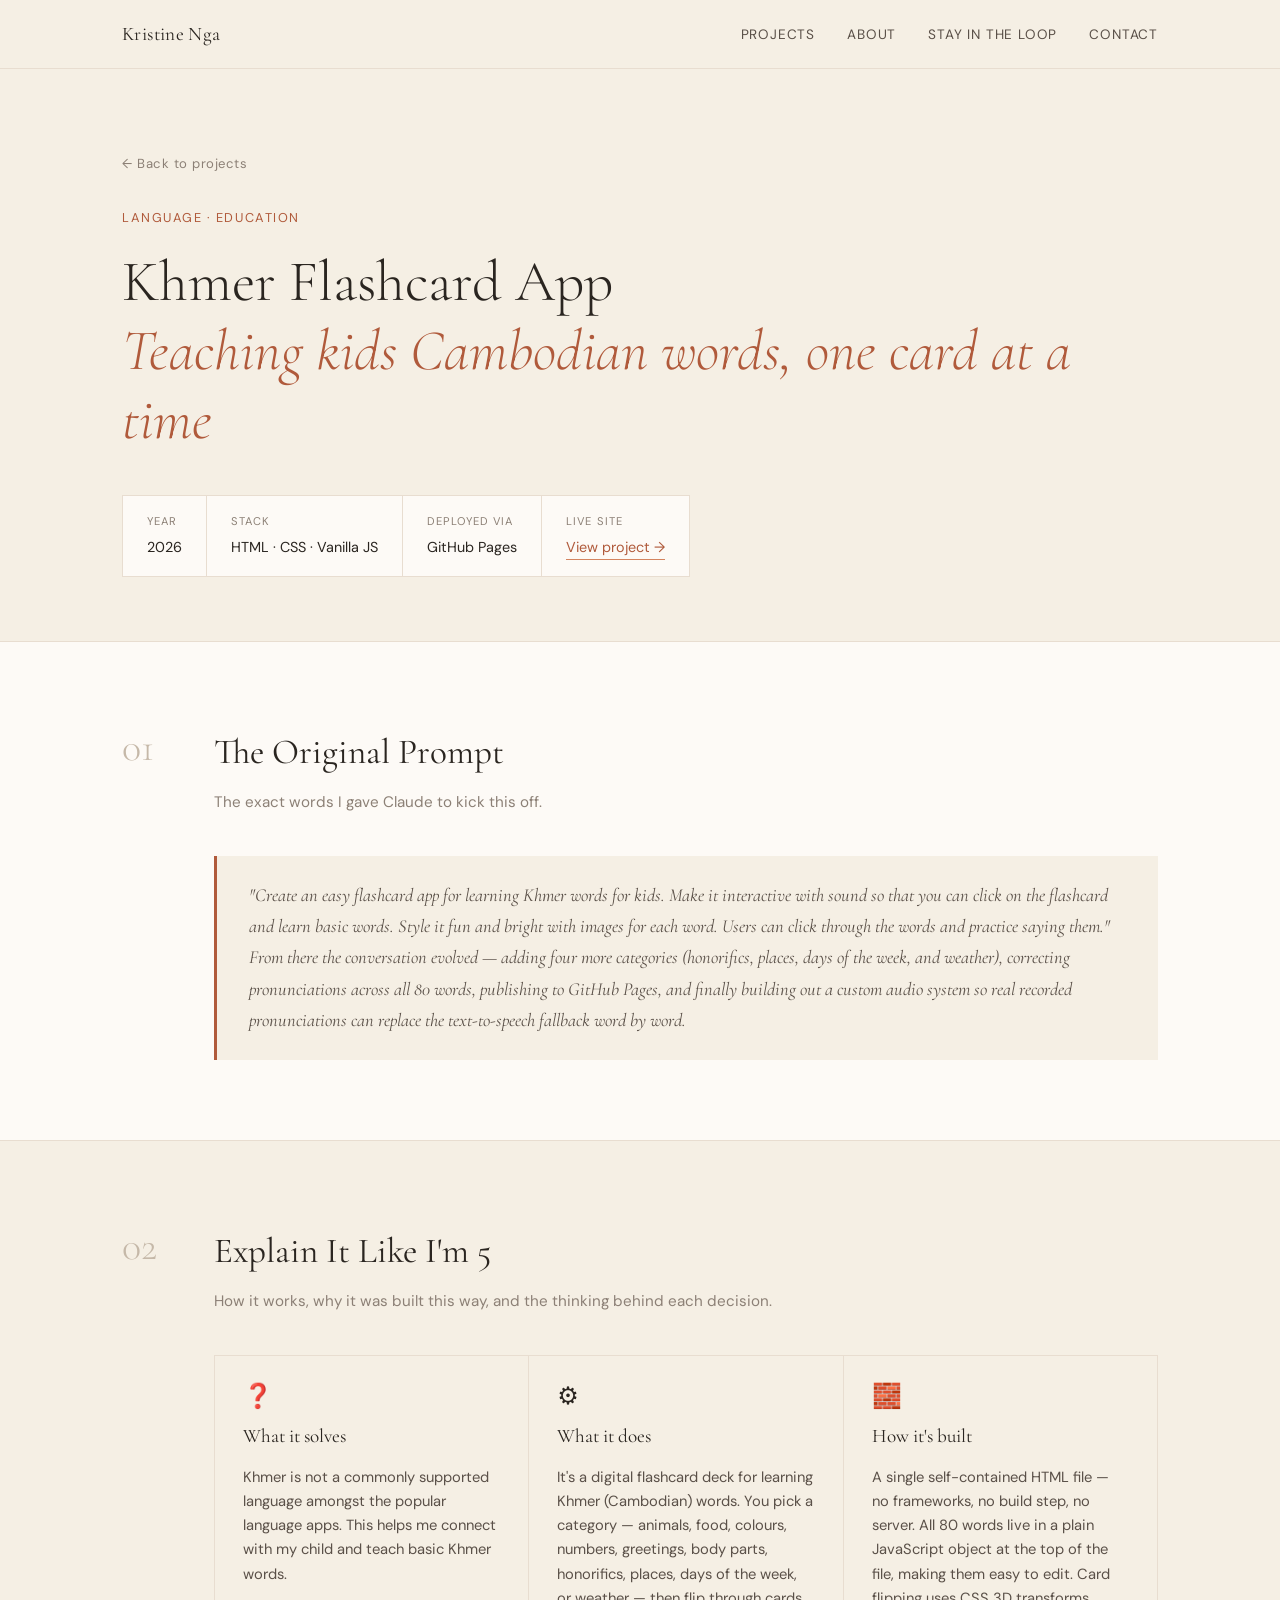
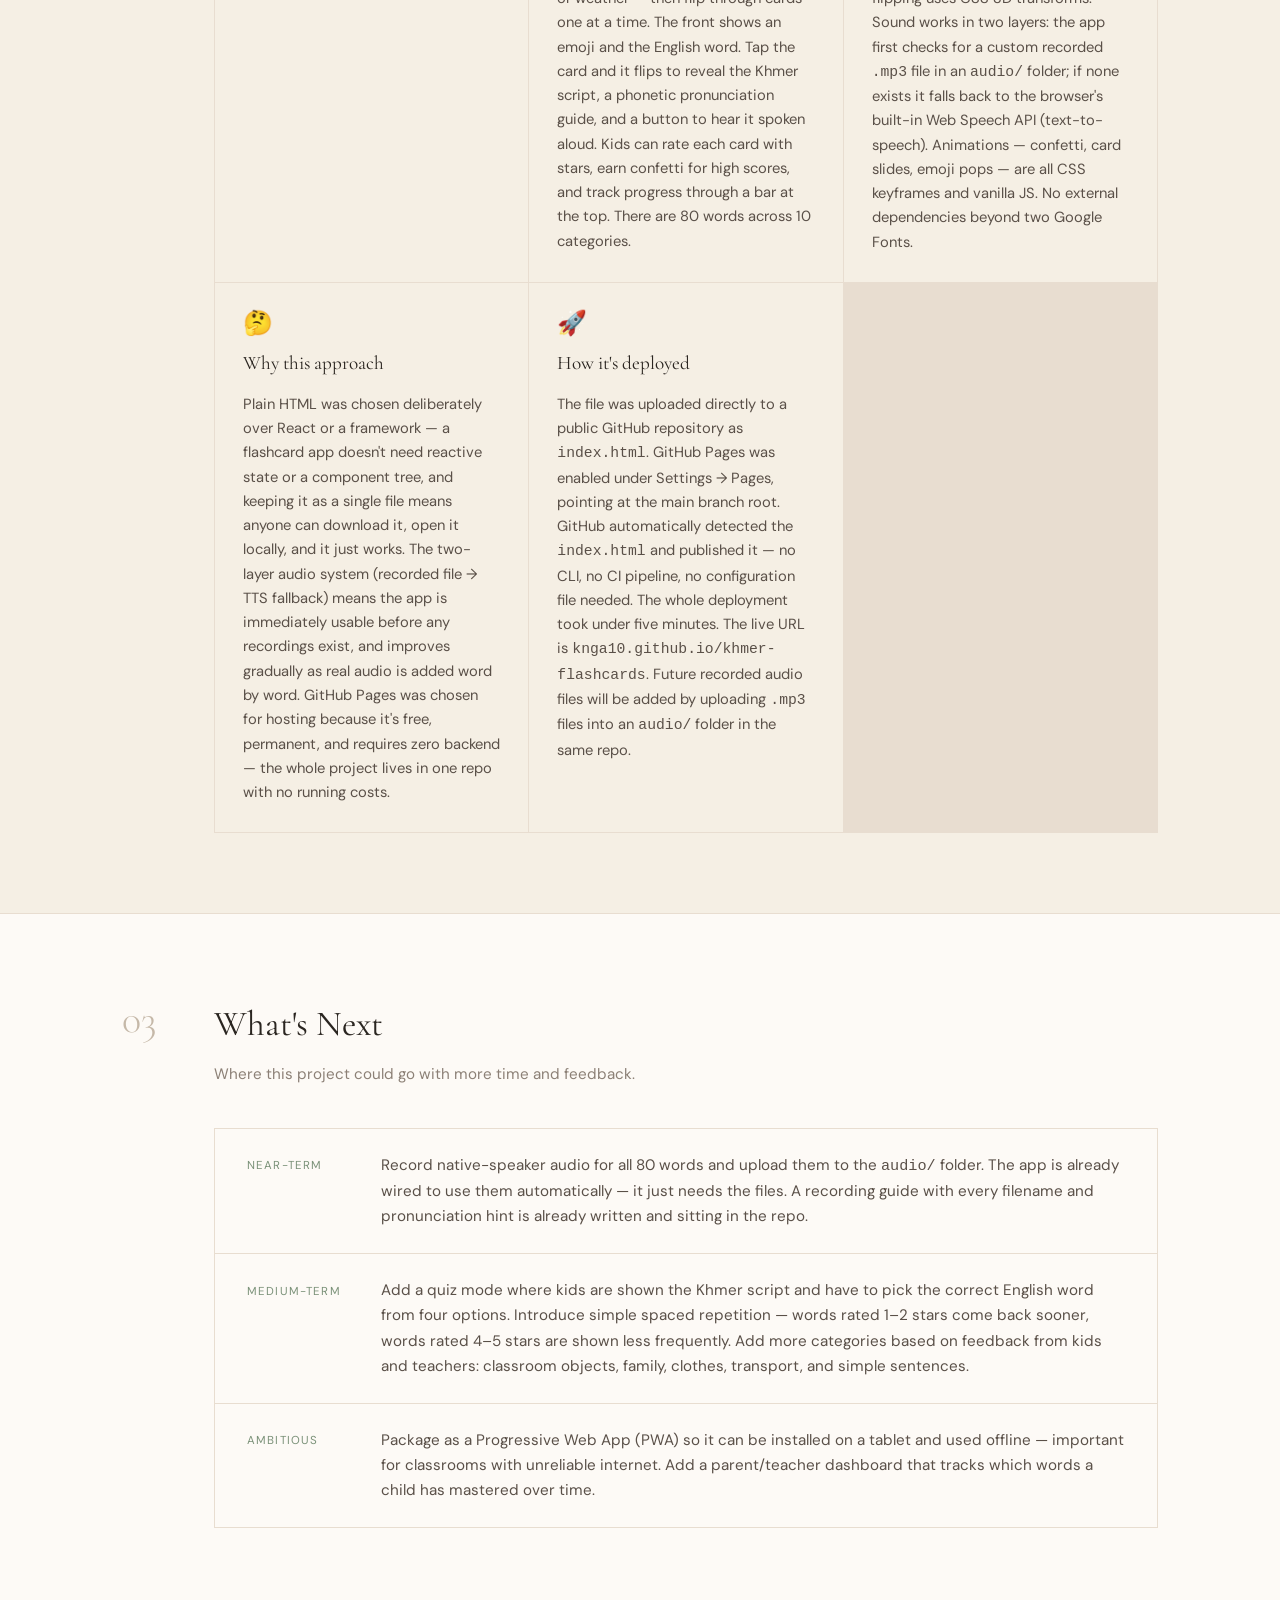
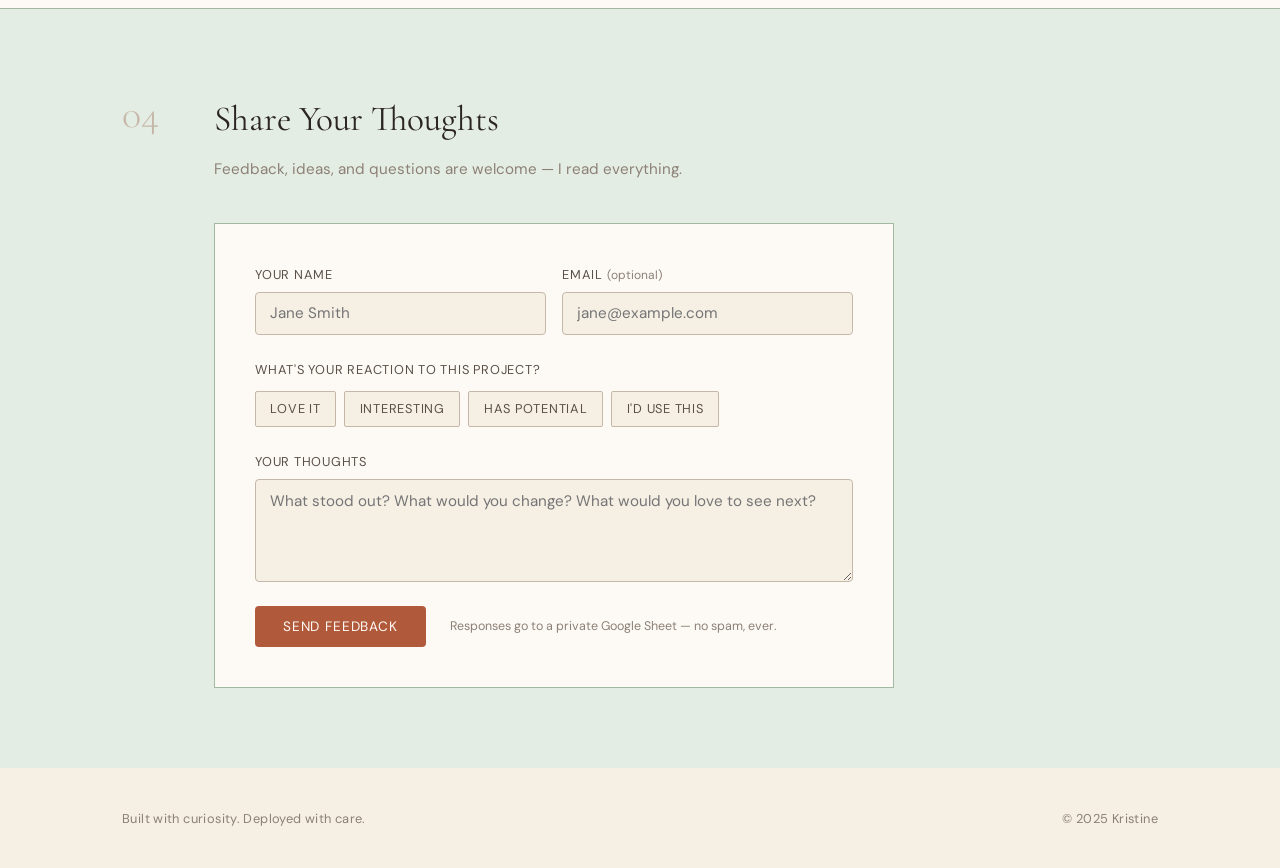
<file: casestudy/khmer-flashcard-casestudy.html>
<!DOCTYPE html>
<html lang="en">
<head>
  <meta charset="UTF-8" />
  <meta name="viewport" content="width=device-width, initial-scale=1.0" />
  <title>Khmer Flashcard App · Case Study</title>
  <link rel="preconnect" href="https://fonts.googleapis.com">
  <link rel="preconnect" href="https://fonts.gstatic.com" crossorigin>
  <link href="https://fonts.googleapis.com/css2?family=Cormorant+Garamond:ital,wght@0,300;0,400;0,500;1,300;1,400&family=DM+Sans:wght@300;400;500&display=swap" rel="stylesheet">
  <link rel="stylesheet" href="../style.css" />
  <link rel="stylesheet" href="case-study.css" />
</head>
<body>

  <header class="site-header">
    <nav>
      <a href="../index.html" class="nav-name">Kristine Nga</a>
      <ul class="nav-links">
        <li><a href="../index.html#projects">Projects</a></li>
        <li><a href="../index.html#about">About</a></li>
        <li><a href="../waitlist.html">Stay in the Loop</a></li>
        <li><a href="mailto:nga.kristine@gmail.com">Contact</a></li>
      </ul>
    </nav>
  </header>

  <main>

    <!-- ═══════════════════════════════════════
         HERO
    ═══════════════════════════════════════ -->
    <section class="cs-hero">
      <div class="cs-hero-inner">
        <a href="../index.html" class="cs-back">← Back to projects</a>
        <p class="hero-eyebrow">Language · Education</p>
        <h1>Khmer Flashcard App<br><em>Teaching kids Cambodian words, one card at a time</em></h1>
        <div class="cs-hero-meta">
          <div class="cs-meta-item">
            <span class="cs-meta-label">Year</span>
            <span>2026</span>
          </div>
          <div class="cs-meta-item">
            <span class="cs-meta-label">Stack</span>
            <span>HTML · CSS · Vanilla JS</span>
          </div>
          <div class="cs-meta-item">
            <span class="cs-meta-label">Deployed via</span>
            <span>GitHub Pages</span>
          </div>
          <div class="cs-meta-item">
            <span class="cs-meta-label">Live site</span>
            <a href="https://knga10.github.io/khmer-flashcards" class="inline-link" target="_blank">View project →</a>
          </div>
        </div>
      </div>
    </section>

    <!-- ═══════════════════════════════════════
         SECTION 1 — ORIGINAL PROMPT
    ═══════════════════════════════════════ -->
    <section class="cs-section cs-section--tinted">
      <div class="cs-section-inner">
        <div class="cs-section-label">01</div>
        <div class="cs-section-content">
          <h2 class="cs-section-title">The Original Prompt</h2>
          <p class="cs-section-sub">The exact words I gave Claude to kick this off.</p>
          <div class="cs-prompt-block">
            <p>
              "Create an easy flashcard app for learning Khmer words for kids. Make it interactive
              with sound so that you can click on the flashcard and learn basic words. Style it fun
              and bright with images for each word. Users can click through the words and practice
              saying them."
            </p>
            <p>
              From there the conversation evolved — adding four more categories (honorifics, places,
              days of the week, and weather), correcting pronunciations across all 80 words, publishing
              to GitHub Pages, and finally building out a custom audio system so real recorded
              pronunciations can replace the text-to-speech fallback word by word.
            </p>
          </div>
        </div>
      </div>
    </section>

    <!-- ═══════════════════════════════════════
         SECTION 2 — ELI5
    ═══════════════════════════════════════ -->
    <section class="cs-section">
      <div class="cs-section-inner">
        <div class="cs-section-label">02</div>
        <div class="cs-section-content">
          <h2 class="cs-section-title">Explain It Like I'm 5</h2>
          <p class="cs-section-sub">How it works, why it was built this way, and the thinking behind each decision.</p>

          <div class="cs-eli5-grid">

          <div class="cs-eli5-card">
              <div class="cs-eli5-icon">❓</div>
              <h3>What it solves</h3>
              <p>
Khmer is not a commonly supported language amongst the popular language apps. This helps me connect with my child and teach basic Khmer words.
              </p>
            </div>
            
            <div class="cs-eli5-card">
              <div class="cs-eli5-icon">⚙️</div>
              <h3>What it does</h3>
              <p>
                It's a digital flashcard deck for learning Khmer (Cambodian) words. You pick a
                category — animals, food, colours, numbers, greetings, body parts, honorifics,
                places, days of the week, or weather — then flip through cards one at a time.
                The front shows an emoji and the English word. Tap the card and it flips to reveal
                the Khmer script, a phonetic pronunciation guide, and a button to hear it spoken
                aloud. Kids can rate each card with stars, earn confetti for high scores, and track
                progress through a bar at the top. There are 80 words across 10 categories.
              </p>
            </div>

            <div class="cs-eli5-card">
              <div class="cs-eli5-icon">🧱</div>
              <h3>How it's built</h3>
              <p>
                A single self-contained HTML file — no frameworks, no build step, no server.
                All 80 words live in a plain JavaScript object at the top of the file, making
                them easy to edit. Card flipping uses CSS 3D transforms. Sound works in two
                layers: the app first checks for a custom recorded <code>.mp3</code> file in
                an <code>audio/</code> folder; if none exists it falls back to the browser's
                built-in Web Speech API (text-to-speech). Animations — confetti, card slides,
                emoji pops — are all CSS keyframes and vanilla JS. No external dependencies
                beyond two Google Fonts.
              </p>
            </div>

            <div class="cs-eli5-card">
              <div class="cs-eli5-icon">🤔</div>
              <h3>Why this approach</h3>
              <p>
                Plain HTML was chosen deliberately over React or a framework — a flashcard app
                doesn't need reactive state or a component tree, and keeping it as a single file
                means anyone can download it, open it locally, and it just works. The two-layer
                audio system (recorded file → TTS fallback) means the app is immediately usable
                before any recordings exist, and improves gradually as real audio is added word
                by word. GitHub Pages was chosen for hosting because it's free, permanent, and
                requires zero backend — the whole project lives in one repo with no running costs.
              </p>
            </div>

            <div class="cs-eli5-card">
              <div class="cs-eli5-icon">🚀</div>
              <h3>How it's deployed</h3>
              <p>
                The file was uploaded directly to a public GitHub repository as
                <code>index.html</code>. GitHub Pages was enabled under Settings → Pages,
                pointing at the main branch root. GitHub automatically detected the
                <code>index.html</code> and published it — no CLI, no CI pipeline, no
                configuration file needed. The whole deployment took under five minutes.
                The live URL is <code>knga10.github.io/khmer-flashcards</code>. Future
                recorded audio files will be added by uploading <code>.mp3</code> files
                into an <code>audio/</code> folder in the same repo.
              </p>
            </div>


      </div>
    </section>

    <!-- ═══════════════════════════════════════
         SECTION 3 — WHAT'S NEXT
    ═══════════════════════════════════════ -->
    <section class="cs-section cs-section--tinted">
      <div class="cs-section-inner">
        <div class="cs-section-label">03</div>
        <div class="cs-section-content">
          <h2 class="cs-section-title">What's Next</h2>
          <p class="cs-section-sub">Where this project could go with more time and feedback.</p>

          <div class="cs-next-list">

            <div class="cs-next-item">
              <span class="cs-next-tag">Near-term</span>
              <p>
                Record native-speaker audio for all 80 words and upload them to the
                <code>audio/</code> folder. The app is already wired to use them automatically —
                it just needs the files. A recording guide with every filename and pronunciation
                hint is already written and sitting in the repo.
              </p>
            </div>

            <div class="cs-next-item">
              <span class="cs-next-tag">Medium-term</span>
              <p>
                Add a quiz mode where kids are shown the Khmer script and have to pick the
                correct English word from four options. Introduce simple spaced repetition —
                words rated 1–2 stars come back sooner, words rated 4–5 stars are shown less
                frequently. Add more categories based on feedback from kids and teachers:
                classroom objects, family, clothes, transport, and simple sentences.
              </p>
            </div>

            <div class="cs-next-item">
              <span class="cs-next-tag">Ambitious</span>
              <p>
                Package as a Progressive Web App (PWA) so it can be installed on a tablet and
                used offline — important for classrooms with unreliable internet. Add a
                parent/teacher dashboard that tracks which words a child has mastered over time.
              </p>
            </div>

          </div>
        </div>
      </div>
    </section>

    <!-- ═══════════════════════════════════════
         SECTION 4 — FEEDBACK
    ═══════════════════════════════════════ -->
    <section class="cs-section cs-section--sage">
      <div class="cs-section-inner">
        <div class="cs-section-label">04</div>
        <div class="cs-section-content">
          <h2 class="cs-section-title">Share Your Thoughts</h2>
          <p class="cs-section-sub">Feedback, ideas, and questions are welcome — I read everything.</p>

          <form class="cs-feedback-form" id="feedbackForm">
            <div class="cs-form-row">
              <div class="cs-form-group">
                <label for="name">Your name</label>
                <input type="text" id="name" name="name" placeholder="Jane Smith" />
              </div>
              <div class="cs-form-group">
                <label for="email">Email <span class="cs-form-optional">(optional)</span></label>
                <input type="email" id="email" name="email" placeholder="jane@example.com" />
              </div>
            </div>
            <div class="cs-form-group">
              <label for="reaction">What's your reaction to this project?</label>
              <div class="cs-reaction-group">
                <label class="cs-reaction-option">
                  <input type="radio" name="reaction" value="Love it" /> Love it
                </label>
                <label class="cs-reaction-option">
                  <input type="radio" name="reaction" value="Interesting" /> Interesting
                </label>
                <label class="cs-reaction-option">
                  <input type="radio" name="reaction" value="Has potential" /> Has potential
                </label>
                <label class="cs-reaction-option">
                  <input type="radio" name="reaction" value="I'd use this" /> I'd use this
                </label>
              </div>
            </div>
            <div class="cs-form-group">
              <label for="message">Your thoughts</label>
              <textarea id="message" name="message" rows="4" placeholder="What stood out? What would you change? What would you love to see next?"></textarea>
            </div>
            <div class="cs-form-footer">
              <button type="submit" class="cs-submit-btn" id="submitBtn">Send feedback</button>
              <p class="cs-form-note">Responses go to a private Google Sheet — no spam, ever.</p>
            </div>
            <div id="formSuccess" class="cs-form-success" style="display:none;">
              Thanks for the feedback — it genuinely helps. ✦
            </div>
          </form>
        </div>
      </div>
    </section>

  </main>

  <footer class="site-footer">
    <p>Built with curiosity. Deployed with care.</p>
    <p class="footer-year">© 2025 Kristine</p>
  </footer>

  <script>
    // ─────────────────────────────────────────
    // GOOGLE SHEETS FORM SUBMISSION
    // Instructions:
    // 1. Create a Google Sheet
    // 2. Go to Extensions → Apps Script
    // 3. Paste the Apps Script code from the README
    // 4. Deploy as Web App, copy the URL
    // 5. Replace YOUR_APPS_SCRIPT_URL below
    // ─────────────────────────────────────────
    const APPS_SCRIPT_URL = "https://script.google.com/macros/s/AKfycbyFjO4g41_ifSHJQZTUxatJN6KvH2bSqb0Uv1YeFolmPfb0cl2yJuCfvTmzgYiPbQqS/exec";
    const PROJECT_NAME    = "Khmer Flashcard App"; // update per page

    document.getElementById("feedbackForm").addEventListener("submit", async function(e) {
      e.preventDefault();
      const btn = document.getElementById("submitBtn");
      btn.textContent = "Sending...";
      btn.disabled = true;

      const data = {
        project:  PROJECT_NAME,
        name:     document.getElementById("name").value,
        email:    document.getElementById("email").value,
        reaction: document.querySelector('input[name="reaction"]:checked')?.value || "",
        message:  document.getElementById("message").value,
        date:     new Date().toLocaleString("en-AU")
      };

      try {
        await fetch(APPS_SCRIPT_URL, {
          method: "POST",
          mode: "no-cors",
          headers: { "Content-Type": "application/json" },
          body: JSON.stringify(data)
        });
        document.getElementById("feedbackForm").style.display = "none";
        document.getElementById("formSuccess").style.display = "block";
      } catch (err) {
        btn.textContent = "Send feedback";
        btn.disabled = false;
        alert("Something went wrong — please try again.");
      }
    });
  </script>

</body>
</html>
</file>
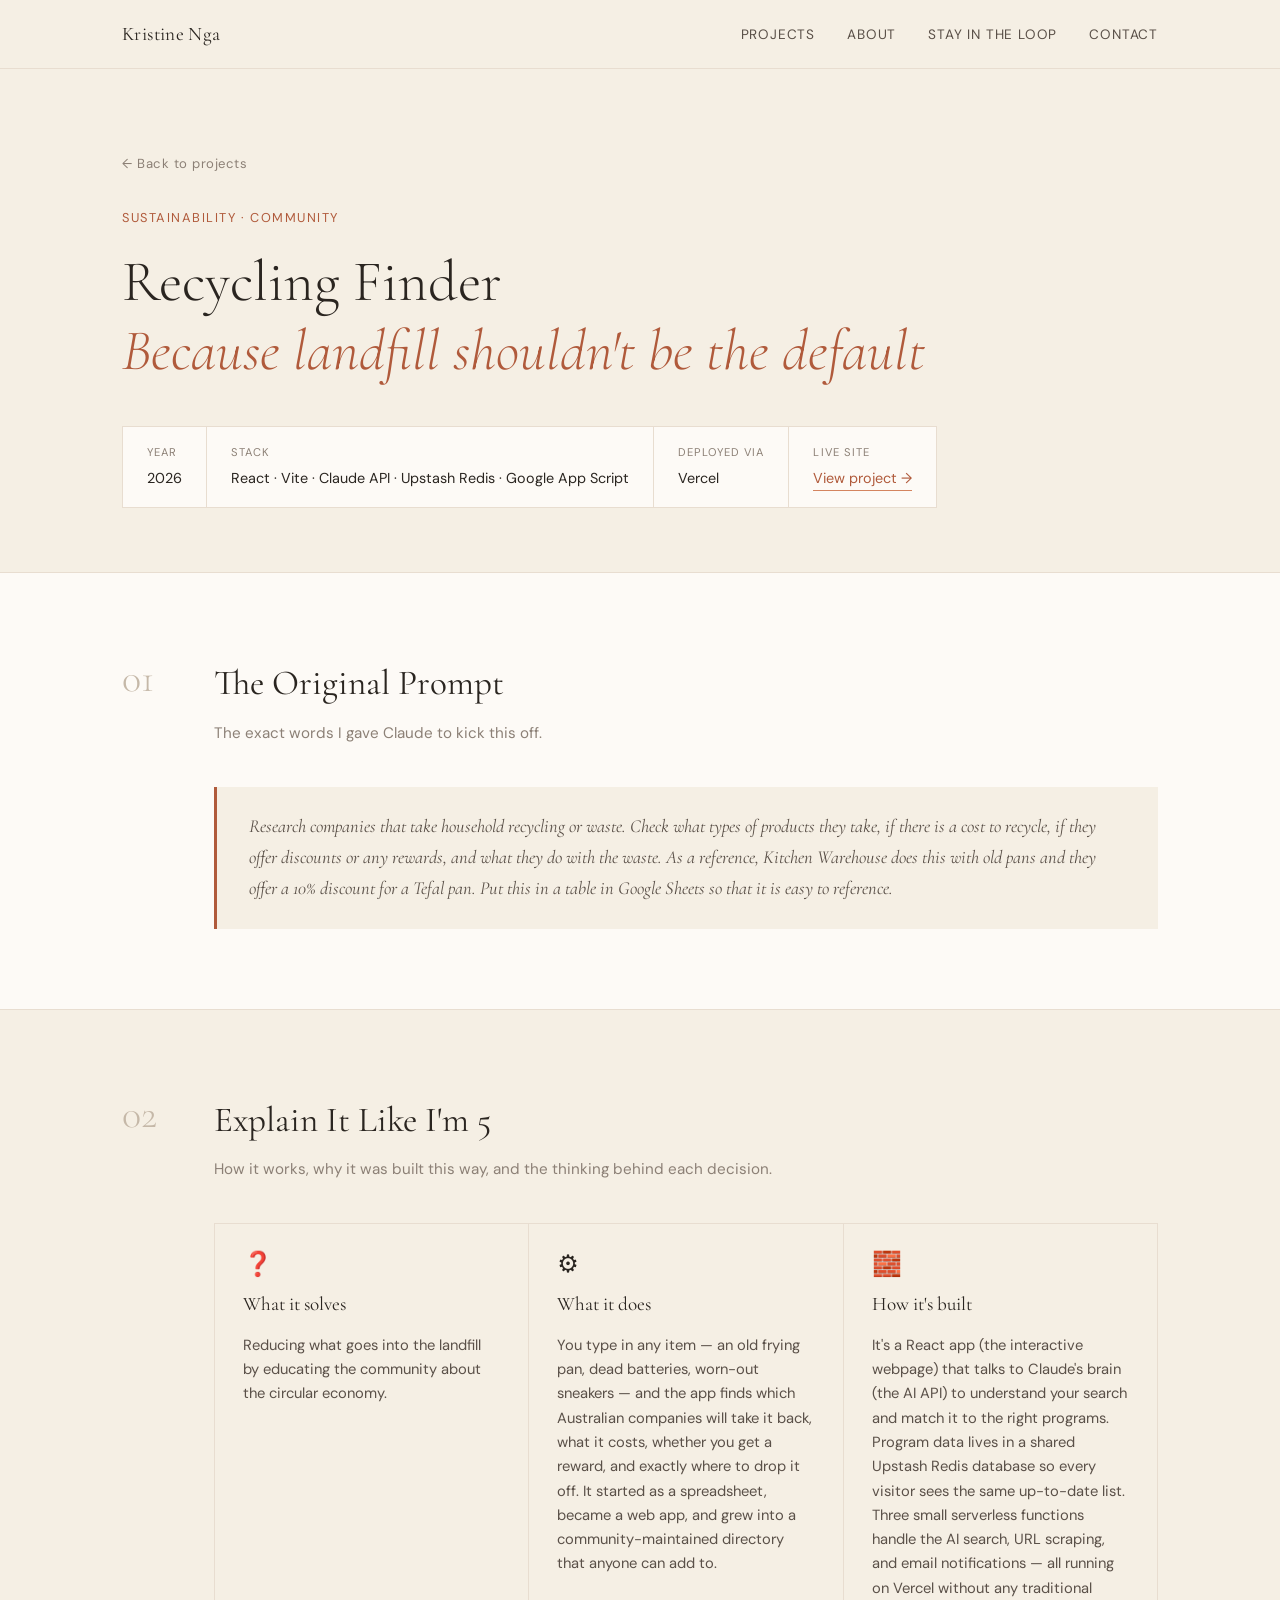
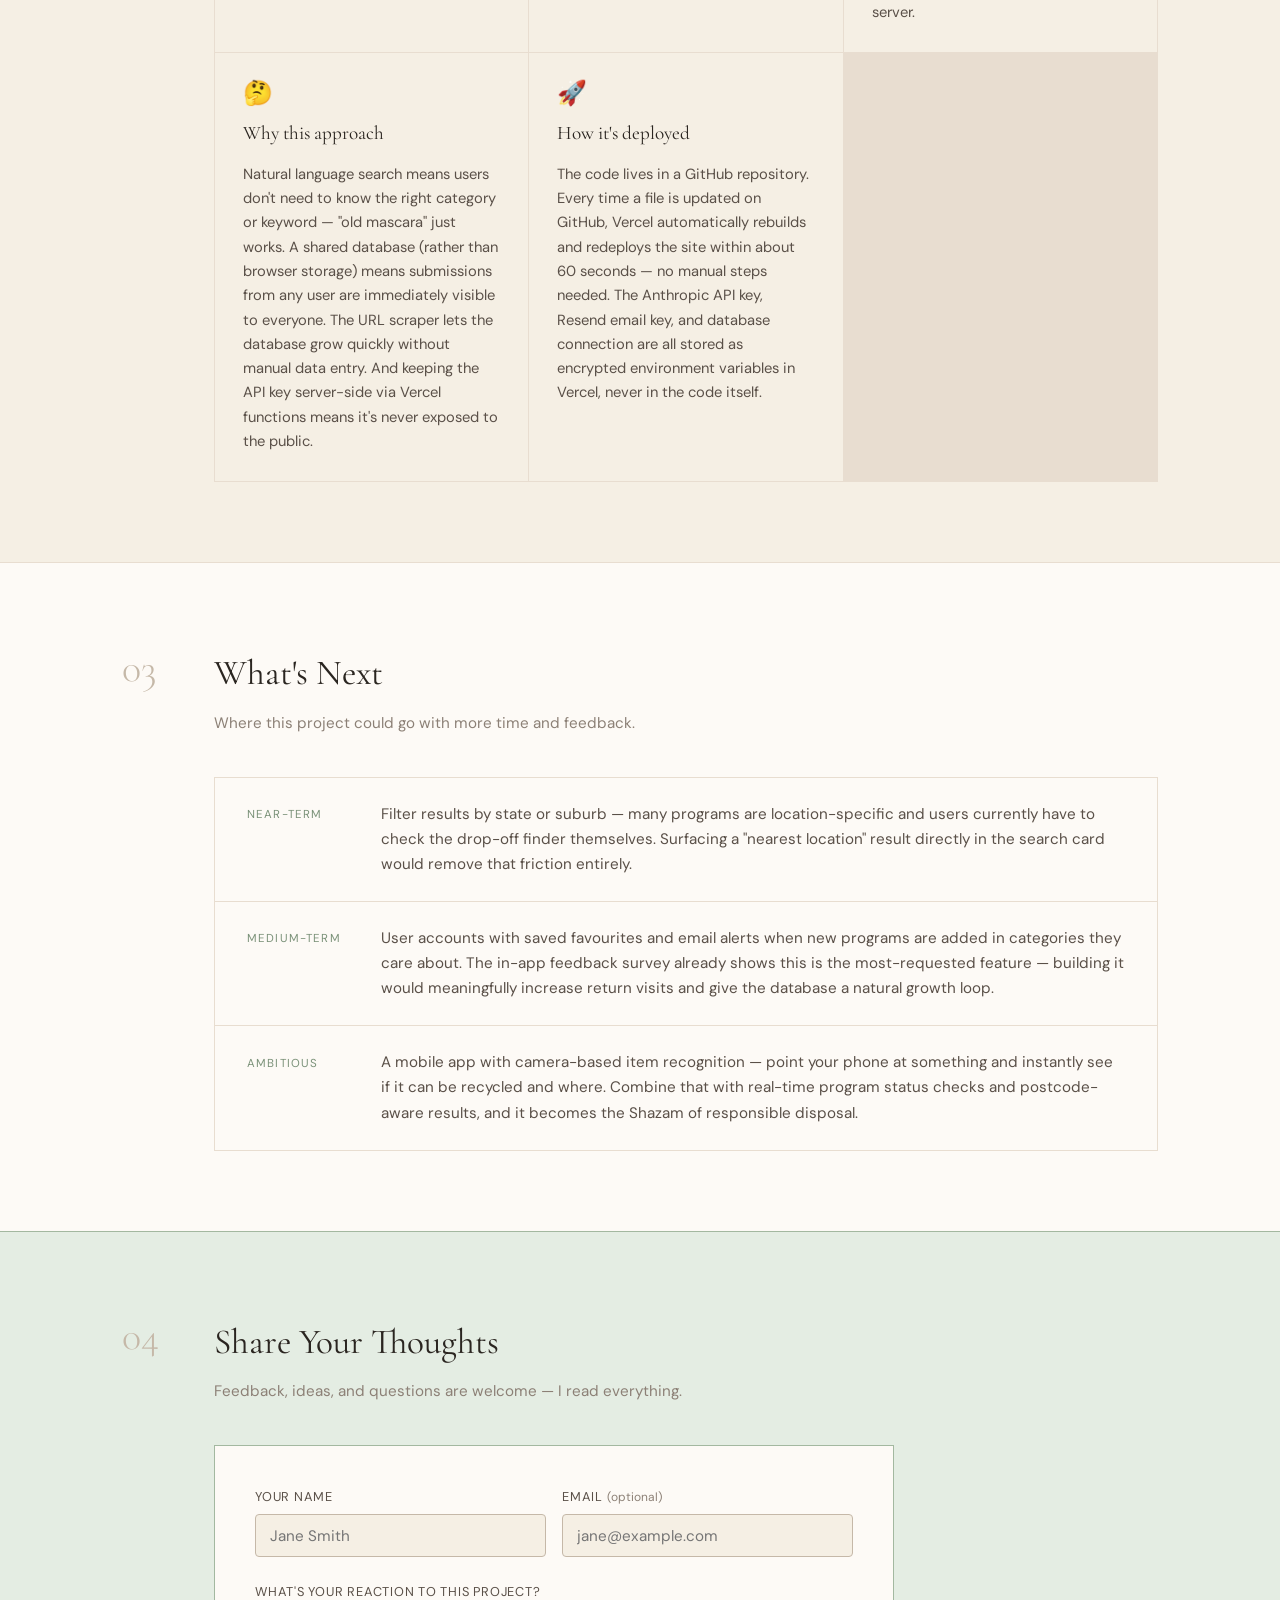
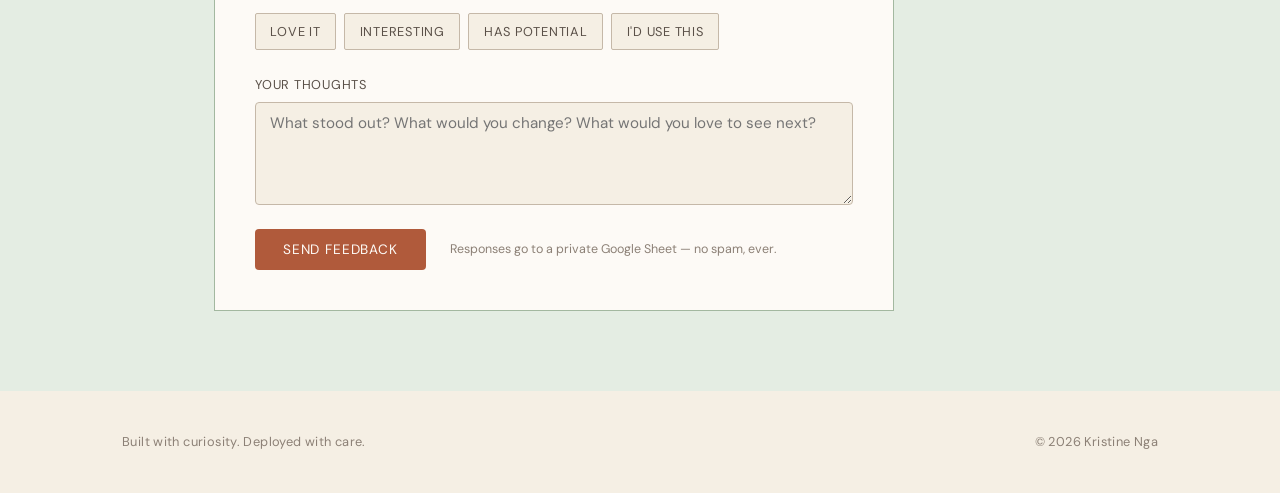
<file: casestudy/recycling-finder-casestudy.html>
<!DOCTYPE html>
<html lang="en">
<head>
  <meta charset="UTF-8" />
  <meta name="viewport" content="width=device-width, initial-scale=1.0" />
  <title>Recycling Finder · Case Study</title>
  <link rel="preconnect" href="https://fonts.googleapis.com">
  <link rel="preconnect" href="https://fonts.gstatic.com" crossorigin>
  <link href="https://fonts.googleapis.com/css2?family=Cormorant+Garamond:ital,wght@0,300;0,400;0,500;1,300;1,400&family=DM+Sans:wght@300;400;500&display=swap" rel="stylesheet">
  <link rel="stylesheet" href="../style.css" />
  <link rel="stylesheet" href="case-study.css" />
</head>
<body>

  <header class="site-header">
    <nav>
      <a href="../index.html" class="nav-name">Kristine Nga</a>
      <ul class="nav-links">
        <li><a href="../index.html#projects">Projects</a></li>
        <li><a href="../index.html#about">About</a></li>
        <li><a href="../waitlist.html">Stay in the Loop</a></li>
        <li><a href="mailto:nga.kristine@gmail.com">Contact</a></li>
      </ul>
    </nav>
  </header>

  <main>

    <!-- ═══════════════════════════════════════
         HERO
    ═══════════════════════════════════════ -->
    <section class="cs-hero">
      <div class="cs-hero-inner">
        <a href="../index.html" class="cs-back">← Back to projects</a>
        <p class="hero-eyebrow">Sustainability · Community</p>
        <h1>Recycling Finder<br><em>Because landfill shouldn't be the default</em></h1>
        <div class="cs-hero-meta">
          <div class="cs-meta-item">
            <span class="cs-meta-label">Year</span>
            <span>2026</span>
          </div>
          <div class="cs-meta-item">
            <span class="cs-meta-label">Stack</span>
            <span>React · Vite · Claude API · Upstash Redis · Google App Script</span>
          </div>
          <div class="cs-meta-item">
            <span class="cs-meta-label">Deployed via</span>
            <span>Vercel</span>
          </div>
          <div class="cs-meta-item">
            <span class="cs-meta-label">Live site</span>
            <a href="https://recycling-finder.vercel.app/" class="inline-link">View project →</a>
          </div>
        </div>
      </div>
    </section>

    <!-- ═══════════════════════════════════════
         SECTION 1 — ORIGINAL PROMPT
    ═══════════════════════════════════════ -->
    <section class="cs-section cs-section--tinted">
      <div class="cs-section-inner">
        <div class="cs-section-label">01</div>
        <div class="cs-section-content">
          <h2 class="cs-section-title">The Original Prompt</h2>
          <p class="cs-section-sub">The exact words I gave Claude to kick this off.</p>
          <div class="cs-prompt-block">
            <p>
Research companies that take household recycling or waste. Check what types of products they take, if there is a cost to recycle, if they offer discounts or any rewards, and what they do with the waste. As a reference, Kitchen Warehouse does this with old pans and they offer a 10% discount for a Tefal pan. Put this in a table in Google Sheets so that it is easy to reference.
            </p>
          </div>
        </div>
      </div>
    </section>

    <!-- ═══════════════════════════════════════
         SECTION 2 — ELI5
    ═══════════════════════════════════════ -->
    <section class="cs-section">
      <div class="cs-section-inner">
        <div class="cs-section-label">02</div>
        <div class="cs-section-content">
          <h2 class="cs-section-title">Explain It Like I'm 5</h2>
          <p class="cs-section-sub">How it works, why it was built this way, and the thinking behind each decision.</p>

          <div class="cs-eli5-grid">

            <div class="cs-eli5-card">
              <div class="cs-eli5-icon">❓</div>
              <h3>What it solves</h3>
              <p>
Reducing what goes into the landfill by educating the community about the circular economy.             </p>
            </div>

                        <div class="cs-eli5-card">
              <div class="cs-eli5-icon">⚙️</div>
              <h3>What it does</h3>
              <p>
You type in any item — an old frying pan, dead batteries, worn-out sneakers — and the app finds which Australian companies will take it back, what it costs, whether you get a reward, and exactly where to drop it off. It started as a spreadsheet, became a web app, and grew into a community-maintained directory that anyone can add to.
              </p>
            </div>

            <div class="cs-eli5-card">
              <div class="cs-eli5-icon">🧱</div>
              <h3>How it's built</h3>
              <p>
It's a React app (the interactive webpage) that talks to Claude's brain (the AI API) to understand your search and match it to the right programs. Program data lives in a shared Upstash Redis database so every visitor sees the same up-to-date list. Three small serverless functions handle the AI search, URL scraping, and email notifications — all running on Vercel without any traditional server. 
              </p>
            </div>

            <div class="cs-eli5-card">
              <div class="cs-eli5-icon">🤔</div>
              <h3>Why this approach</h3>
              <p>
Natural language search means users don't need to know the right category or keyword — "old mascara" just works. A shared database (rather than browser storage) means submissions from any user are immediately visible to everyone. The URL scraper lets the database grow quickly without manual data entry. And keeping the API key server-side via Vercel functions means it's never exposed to the public.
              </p>
            </div>

            <div class="cs-eli5-card">
              <div class="cs-eli5-icon">🚀</div>
              <h3>How it's deployed</h3>
              <p>
The code lives in a GitHub repository. Every time a file is updated on GitHub, Vercel automatically rebuilds and redeploys the site within about 60 seconds — no manual steps needed. The Anthropic API key, Resend email key, and database connection are all stored as encrypted environment variables in Vercel, never in the code itself.
              </p>
            </div>

          </div>
        </div>
      </div>
    </section>

    <!-- ═══════════════════════════════════════
         SECTION 3 — WHAT'S NEXT
    ═══════════════════════════════════════ -->
    <section class="cs-section cs-section--tinted">
      <div class="cs-section-inner">
        <div class="cs-section-label">03</div>
        <div class="cs-section-content">
          <h2 class="cs-section-title">What's Next</h2>
          <p class="cs-section-sub">Where this project could go with more time and feedback.</p>

          <div class="cs-next-list">

            <div class="cs-next-item">
              <span class="cs-next-tag">Near-term</span>
              <p>
Filter results by state or suburb — many programs are location-specific and users currently have to check the drop-off finder themselves. Surfacing a "nearest location" result directly in the search card would remove that friction entirely.
              </p>
            </div>

            <div class="cs-next-item">
              <span class="cs-next-tag">Medium-term</span>
              <p>
User accounts with saved favourites and email alerts when new programs are added in categories they care about. The in-app feedback survey already shows this is the most-requested feature — building it would meaningfully increase return visits and give the database a natural growth loop.
              </p>
            </div>

            <div class="cs-next-item">
              <span class="cs-next-tag">Ambitious</span>
              <p>
A mobile app with camera-based item recognition — point your phone at something and instantly see if it can be recycled and where. Combine that with real-time program status checks and postcode-aware results, and it becomes the Shazam of responsible disposal.
              </p>
            </div>

          </div>
        </div>
      </div>
    </section>

    <!-- ═══════════════════════════════════════
         SECTION 4 — FEEDBACK
    ═══════════════════════════════════════ -->
    <section class="cs-section cs-section--sage">
      <div class="cs-section-inner">
        <div class="cs-section-label">04</div>
        <div class="cs-section-content">
          <h2 class="cs-section-title">Share Your Thoughts</h2>
          <p class="cs-section-sub">Feedback, ideas, and questions are welcome — I read everything.</p>

          <form class="cs-feedback-form" id="feedbackForm">
            <div class="cs-form-row">
              <div class="cs-form-group">
                <label for="name">Your name</label>
                <input type="text" id="name" name="name" placeholder="Jane Smith" />
              </div>
              <div class="cs-form-group">
                <label for="email">Email <span class="cs-form-optional">(optional)</span></label>
                <input type="email" id="email" name="email" placeholder="jane@example.com" />
              </div>
            </div>
            <div class="cs-form-group">
              <label for="reaction">What's your reaction to this project?</label>
              <div class="cs-reaction-group">
                <label class="cs-reaction-option">
                  <input type="radio" name="reaction" value="Love it" /> Love it
                </label>
                <label class="cs-reaction-option">
                  <input type="radio" name="reaction" value="Interesting" /> Interesting
                </label>
                <label class="cs-reaction-option">
                  <input type="radio" name="reaction" value="Has potential" /> Has potential
                </label>
                <label class="cs-reaction-option">
                  <input type="radio" name="reaction" value="I'd use this" /> I'd use this
                </label>
              </div>
            </div>
            <div class="cs-form-group">
              <label for="message">Your thoughts</label>
              <textarea id="message" name="message" rows="4" placeholder="What stood out? What would you change? What would you love to see next?"></textarea>
            </div>
            <div class="cs-form-footer">
              <button type="submit" class="cs-submit-btn" id="submitBtn">Send feedback</button>
              <p class="cs-form-note">Responses go to a private Google Sheet — no spam, ever.</p>
            </div>
            <div id="formSuccess" class="cs-form-success" style="display:none;">
              Thanks for the feedback — it genuinely helps. ✦
            </div>
          </form>
        </div>
      </div>
    </section>

  </main>

  <footer class="site-footer">
    <p>Built with curiosity. Deployed with care.</p>
    <p class="footer-year">© 2026 Kristine Nga</p>
  </footer>

  <script>
    // ─────────────────────────────────────────
    // GOOGLE SHEETS FORM SUBMISSION
    // Instructions:
    // 1. Create a Google Sheet
    // 2. Go to Extensions → Apps Script
    // 3. Paste the Apps Script code from the README
    // 4. Deploy as Web App, copy the URL
    // 5. Replace YOUR_APPS_SCRIPT_URL below
    // ─────────────────────────────────────────
    const APPS_SCRIPT_URL = "https://script.google.com/macros/s/AKfycbyFjO4g41_ifSHJQZTUxatJN6KvH2bSqb0Uv1YeFolmPfb0cl2yJuCfvTmzgYiPbQqS/exec";
    const PROJECT_NAME    = "Recycling Finder"; // update per page

    document.getElementById("feedbackForm").addEventListener("submit", async function(e) {
      e.preventDefault();
      const btn = document.getElementById("submitBtn");
      btn.textContent = "Sending...";
      btn.disabled = true;

      const data = {
        project:  PROJECT_NAME,
        name:     document.getElementById("name").value,
        email:    document.getElementById("email").value,
        reaction: document.querySelector('input[name="reaction"]:checked')?.value || "",
        message:  document.getElementById("message").value,
        date:     new Date().toLocaleString("en-AU")
      };

      try {
        await fetch(APPS_SCRIPT_URL, {
          method: "POST",
          mode: "no-cors",
          headers: { "Content-Type": "application/json" },
          body: JSON.stringify(data)
        });
        document.getElementById("feedbackForm").style.display = "none";
        document.getElementById("formSuccess").style.display = "block";
      } catch (err) {
        btn.textContent = "Send feedback";
        btn.disabled = false;
        alert("Something went wrong — please try again.");
      }
    });
  </script>

</body>
</html>
</file>
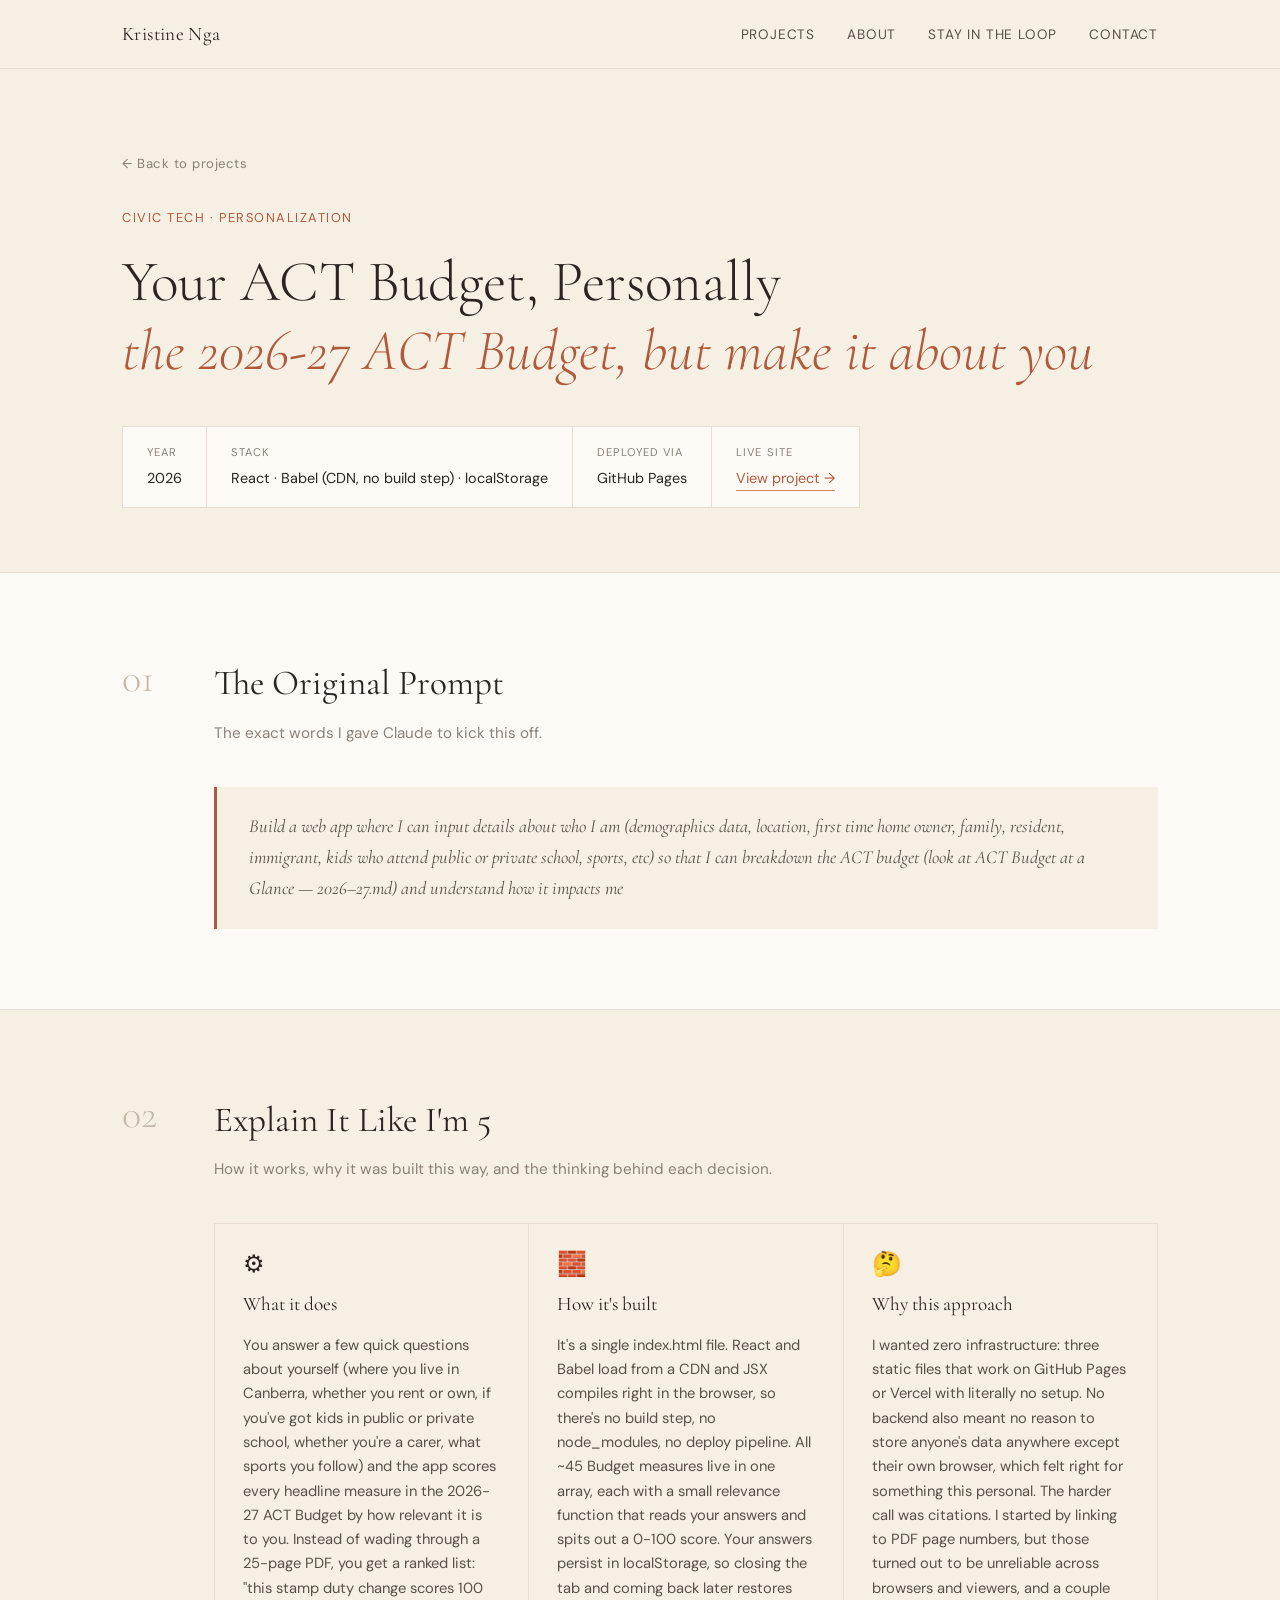
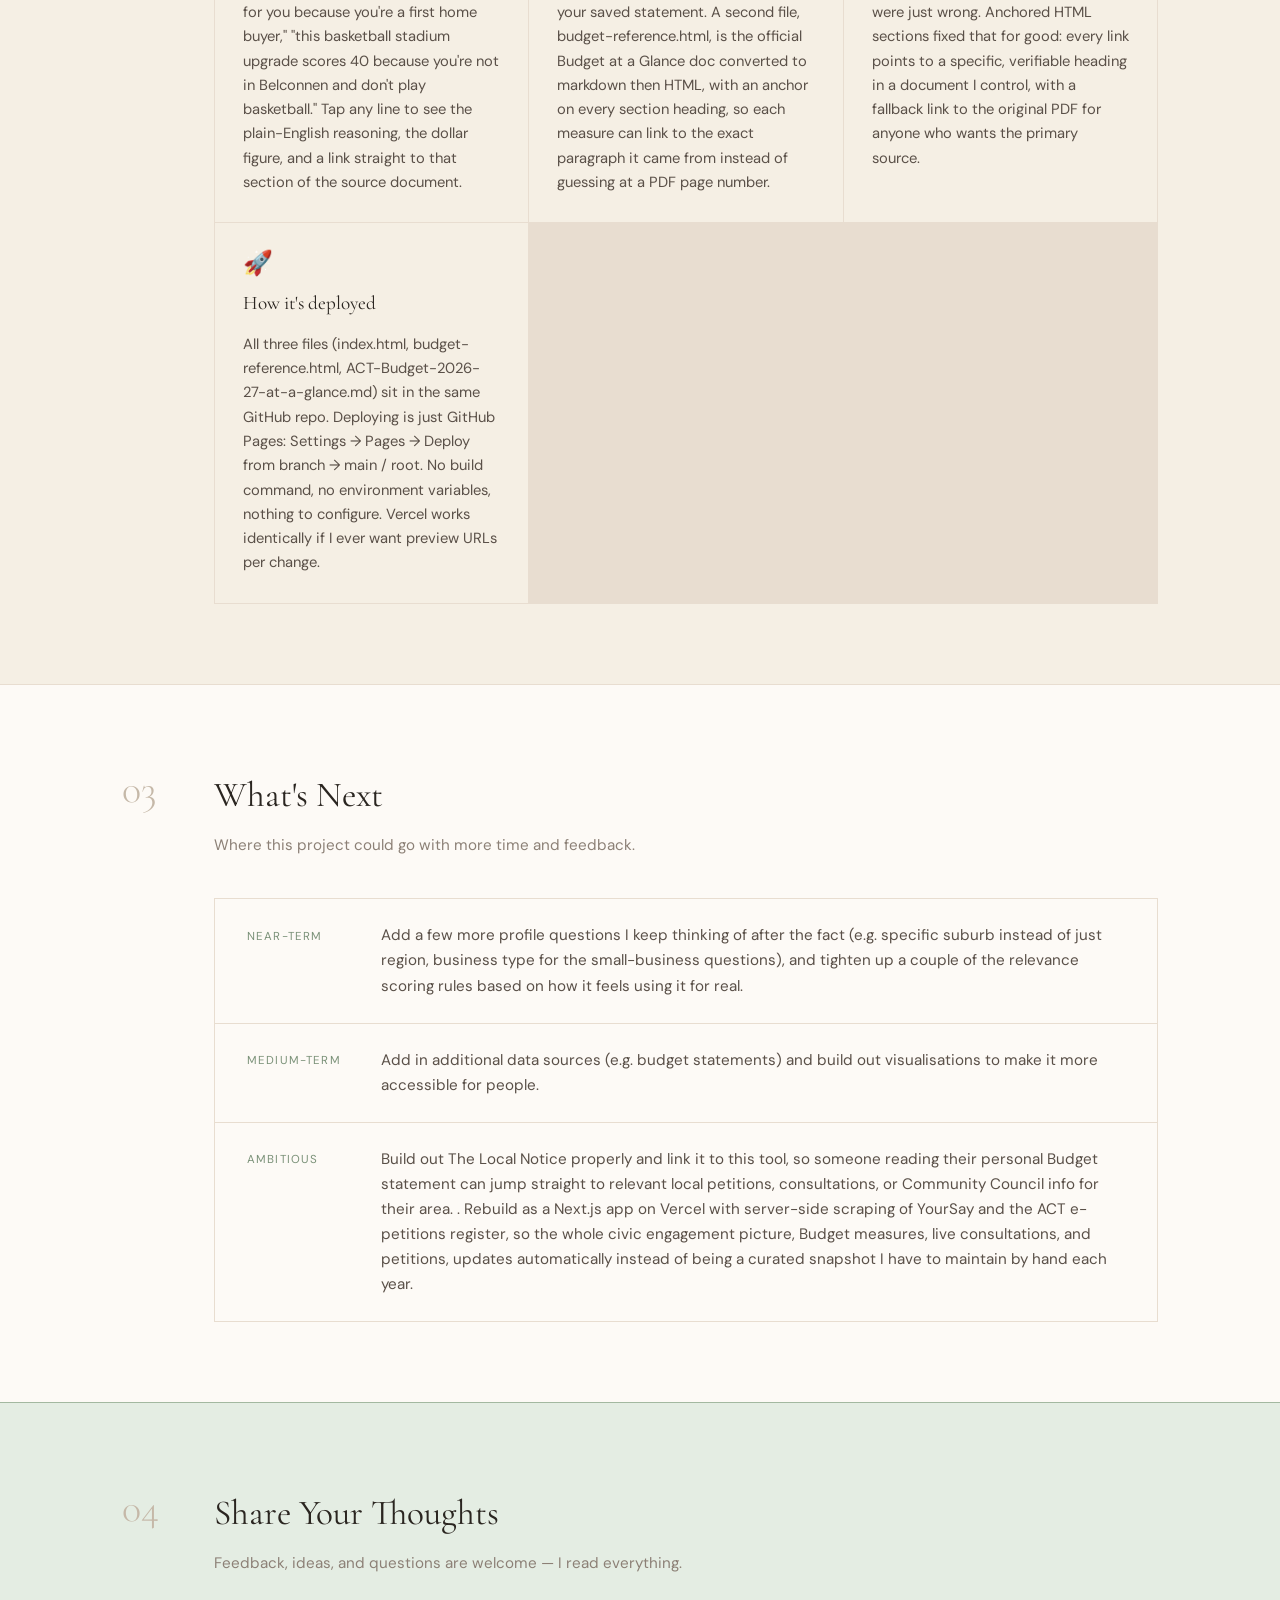
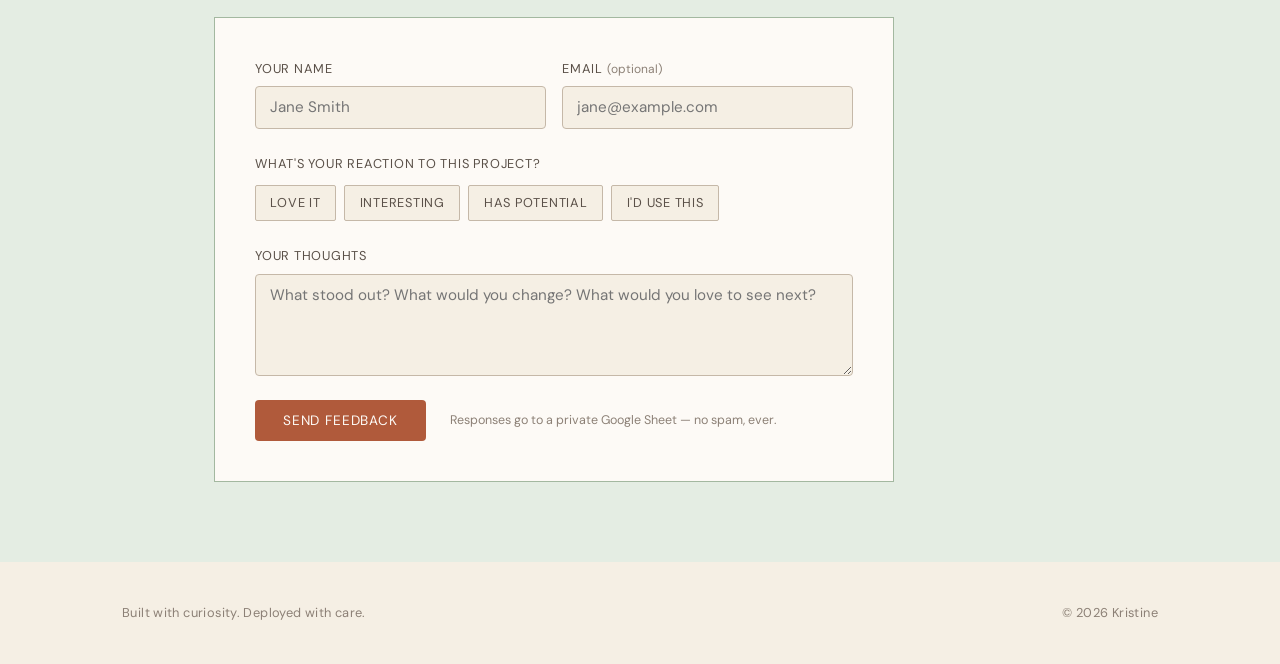
<file: casestudy/your-act-budget-personally-casestudy.html>
<!DOCTYPE html>
<html lang="en">
<head>
  <meta charset="UTF-8" />
  <meta name="viewport" content="width=device-width, initial-scale=1.0" />
  <title>Your ACT Budget, Personally · Case Study</title>
  <link rel="preconnect" href="https://fonts.googleapis.com">
  <link rel="preconnect" href="https://fonts.gstatic.com" crossorigin>
  <link href="https://fonts.googleapis.com/css2?family=Cormorant+Garamond:ital,wght@0,300;0,400;0,500;1,300;1,400&family=DM+Sans:wght@300;400;500&display=swap" rel="stylesheet">
  <link rel="stylesheet" href="../style.css" />
  <link rel="stylesheet" href="case-study.css" />
</head>
<body>

  <header class="site-header">
    <nav>
      <a href="../index.html" class="nav-name">Kristine Nga</a>
      <ul class="nav-links">
        <li><a href="../index.html#projects">Projects</a></li>
        <li><a href="../index.html#about">About</a></li>
        <li><a href="../waitlist.html">Stay in the Loop</a></li>
        <li><a href="mailto:nga.kristine@gmail.com">Contact</a></li>
      </ul>
    </nav>
  </header>

  <main>

    <!-- ═══════════════════════════════════════
         HERO
    ═══════════════════════════════════════ -->
    <section class="cs-hero">
      <div class="cs-hero-inner">
        <a href="/index.html" class="cs-back">← Back to projects</a>
        <p class="hero-eyebrow">Civic Tech · Personalization</p>
        <h1>Your ACT Budget, Personally<br><em>the 2026-27 ACT Budget, but make it about you</em></h1>
        <div class="cs-hero-meta">
          <div class="cs-meta-item">
            <span class="cs-meta-label">Year</span>
            <span>2026</span>
          </div>
          <div class="cs-meta-item">
            <span class="cs-meta-label">Stack</span>
            <span>React · Babel (CDN, no build step) · localStorage</span>
          </div>
          <div class="cs-meta-item">
            <span class="cs-meta-label">Deployed via</span>
            <span>GitHub Pages</span>
          </div>
          <div class="cs-meta-item">
            <span class="cs-meta-label">Live site</span>
            <a href="https://knga10.github.io/civiccanberra/" class="inline-link">View project →</a>
          </div>
        </div>
      </div>
    </section>

    <!-- ═══════════════════════════════════════
         SECTION 1 — ORIGINAL PROMPT
    ═══════════════════════════════════════ -->
    <section class="cs-section cs-section--tinted">
      <div class="cs-section-inner">
        <div class="cs-section-label">01</div>
        <div class="cs-section-content">
          <h2 class="cs-section-title">The Original Prompt</h2>
          <p class="cs-section-sub">The exact words I gave Claude to kick this off.</p>
          <div class="cs-prompt-block">
            <p>
              Build a web app where I can input details about who I am (demographics data, location, first time home owner, family, resident, immigrant, kids who attend public or private school, sports, etc) so that I can breakdown the ACT budget (look at ACT Budget at a Glance — 2026–27.md) and understand how it impacts me
            </p>
          </div>
        </div>
      </div>
    </section>

    <!-- ═══════════════════════════════════════
         SECTION 2 — ELI5
    ═══════════════════════════════════════ -->
    <section class="cs-section">
      <div class="cs-section-inner">
        <div class="cs-section-label">02</div>
        <div class="cs-section-content">
          <h2 class="cs-section-title">Explain It Like I'm 5</h2>
          <p class="cs-section-sub">How it works, why it was built this way, and the thinking behind each decision.</p>

          <div class="cs-eli5-grid">

            <div class="cs-eli5-card">
              <div class="cs-eli5-icon">⚙️</div>
              <h3>What it does</h3>
              <p>
                You answer a few quick questions about yourself (where you live in Canberra, whether you rent or own, if you've got kids in public or private school, whether you're a carer, what sports you follow) and the app scores every headline measure in the 2026-27 ACT Budget by how relevant it is to you. Instead of wading through a 25-page PDF, you get a ranked list: "this stamp duty change scores 100 for you because you're a first home buyer," "this basketball stadium upgrade scores 40 because you're not in Belconnen and don't play basketball." Tap any line to see the plain-English reasoning, the dollar figure, and a link straight to that section of the source document.
              </p>
            </div>

            <div class="cs-eli5-card">
              <div class="cs-eli5-icon">🧱</div>
              <h3>How it's built</h3>
              <p>
                It's a single index.html file. React and Babel load from a CDN and JSX compiles right in the browser, so there's no build step, no node_modules, no deploy pipeline. All ~45 Budget measures live in one array, each with a small relevance function that reads your answers and spits out a 0-100 score. Your answers persist in localStorage, so closing the tab and coming back later restores your saved statement. A second file, budget-reference.html, is the official Budget at a Glance doc converted to markdown then HTML, with an anchor on every section heading, so each measure can link to the exact paragraph it came from instead of guessing at a PDF page number.
              </p>
            </div>

            <div class="cs-eli5-card">
              <div class="cs-eli5-icon">🤔</div>
              <h3>Why this approach</h3>
              <p>
                I wanted zero infrastructure: three static files that work on GitHub Pages or Vercel with literally no setup. No backend also meant no reason to store anyone's data anywhere except their own browser, which felt right for something this personal. The harder call was citations. I started by linking to PDF page numbers, but those turned out to be unreliable across browsers and viewers, and a couple were just wrong. Anchored HTML sections fixed that for good: every link points to a specific, verifiable heading in a document I control, with a fallback link to the original PDF for anyone who wants the primary source.
              </p>
            </div>

            <div class="cs-eli5-card">
              <div class="cs-eli5-icon">🚀</div>
              <h3>How it's deployed</h3>
              <p>
                All three files (index.html, budget-reference.html, ACT-Budget-2026-27-at-a-glance.md) sit in the same GitHub repo. Deploying is just GitHub Pages: Settings → Pages → Deploy from branch → main / root. No build command, no environment variables, nothing to configure. Vercel works identically if I ever want preview URLs per change.
              </p>
            </div>

          </div>
        </div>
      </div>
    </section>

    <!-- ═══════════════════════════════════════
         SECTION 3 — WHAT'S NEXT
    ═══════════════════════════════════════ -->
    <section class="cs-section cs-section--tinted">
      <div class="cs-section-inner">
        <div class="cs-section-label">03</div>
        <div class="cs-section-content">
          <h2 class="cs-section-title">What's Next</h2>
          <p class="cs-section-sub">Where this project could go with more time and feedback.</p>

          <div class="cs-next-list">

            <div class="cs-next-item">
              <span class="cs-next-tag">Near-term</span>
              <p>
                Add a few more profile questions I keep thinking of after the fact (e.g. specific suburb instead of just region, business type for the small-business questions), and tighten up a couple of the relevance scoring rules based on how it feels using it for real.
              </p>
            </div>

            <div class="cs-next-item">
              <span class="cs-next-tag">Medium-term</span>
              <p>
                Add in additional data sources (e.g. budget statements) and build out visualisations to make it more accessible for people. 
              </p>
            </div>

            <div class="cs-next-item">
              <span class="cs-next-tag">Ambitious</span>
              <p>
               Build out The Local Notice properly and link it to this tool, so someone reading their personal Budget statement can jump straight to relevant local petitions, consultations, or Community Council info for their area.
. Rebuild as a Next.js app on Vercel with server-side scraping of YourSay and the ACT e-petitions register, so the whole civic engagement picture, Budget measures, live consultations, and petitions, updates automatically instead of being a curated snapshot I have to maintain by hand each year.
              </p>
            </div>

          </div>
        </div>
      </div>
    </section>

    <!-- ═══════════════════════════════════════
         SECTION 4 — FEEDBACK
    ═══════════════════════════════════════ -->
    <section class="cs-section cs-section--sage">
      <div class="cs-section-inner">
        <div class="cs-section-label">04</div>
        <div class="cs-section-content">
          <h2 class="cs-section-title">Share Your Thoughts</h2>
          <p class="cs-section-sub">Feedback, ideas, and questions are welcome — I read everything.</p>

          <form class="cs-feedback-form" id="feedbackForm">
            <div class="cs-form-row">
              <div class="cs-form-group">
                <label for="name">Your name</label>
                <input type="text" id="name" name="name" placeholder="Jane Smith" />
              </div>
              <div class="cs-form-group">
                <label for="email">Email <span class="cs-form-optional">(optional)</span></label>
                <input type="email" id="email" name="email" placeholder="jane@example.com" />
              </div>
            </div>
            <div class="cs-form-group">
              <label for="reaction">What's your reaction to this project?</label>
              <div class="cs-reaction-group">
                <label class="cs-reaction-option">
                  <input type="radio" name="reaction" value="Love it" /> Love it
                </label>
                <label class="cs-reaction-option">
                  <input type="radio" name="reaction" value="Interesting" /> Interesting
                </label>
                <label class="cs-reaction-option">
                  <input type="radio" name="reaction" value="Has potential" /> Has potential
                </label>
                <label class="cs-reaction-option">
                  <input type="radio" name="reaction" value="I'd use this" /> I'd use this
                </label>
              </div>
            </div>
            <div class="cs-form-group">
              <label for="message">Your thoughts</label>
              <textarea id="message" name="message" rows="4" placeholder="What stood out? What would you change? What would you love to see next?"></textarea>
            </div>
            <div class="cs-form-footer">
              <button type="submit" class="cs-submit-btn" id="submitBtn">Send feedback</button>
              <p class="cs-form-note">Responses go to a private Google Sheet — no spam, ever.</p>
            </div>
            <div id="formSuccess" class="cs-form-success" style="display:none;">
              Thanks for the feedback — it genuinely helps. ✦
            </div>
          </form>
        </div>
      </div>
    </section>

  </main>

  <footer class="site-footer">
    <p>Built with curiosity. Deployed with care.</p>
    <p class="footer-year">© 2026 Kristine</p>
  </footer>

  <script>
    // ─────────────────────────────────────────
    // GOOGLE SHEETS FORM SUBMISSION
    // Same Apps Script endpoint used across every case study page.
    // ─────────────────────────────────────────
    const APPS_SCRIPT_URL = "https://script.google.com/macros/s/AKfycbyFjO4g41_ifSHJQZTUxatJN6KvH2bSqb0Uv1YeFolmPfb0cl2yJuCfvTmzgYiPbQqS/exec";
    const PROJECT_NAME    = "Your ACT Budget, Personally";

    document.getElementById("feedbackForm").addEventListener("submit", async function(e) {
      e.preventDefault();
      const btn = document.getElementById("submitBtn");
      btn.textContent = "Sending...";
      btn.disabled = true;

      const data = {
        project:  PROJECT_NAME,
        name:     document.getElementById("name").value,
        email:    document.getElementById("email").value,
        reaction: document.querySelector('input[name="reaction"]:checked')?.value || "",
        message:  document.getElementById("message").value,
        date:     new Date().toLocaleString("en-AU")
      };

      try {
        await fetch(APPS_SCRIPT_URL, {
          method: "POST",
          mode: "no-cors",
          headers: { "Content-Type": "application/json" },
          body: JSON.stringify(data)
        });
        document.getElementById("feedbackForm").style.display = "none";
        document.getElementById("formSuccess").style.display = "block";
      } catch (err) {
        btn.textContent = "Send feedback";
        btn.disabled = false;
        alert("Something went wrong — please try again.");
      }
    });
  </script>

</body>
</html>
</file>
<file: style.css>
/* =============================================
   TOKENS
   ============================================= */
:root {
  --rust:       #B05A3B;
  --rust-light: #D4845F;
  --rust-pale:  #F2E4DA;

  --beige:      #F5EFE4;
  --beige-mid:  #E8DDD0;
  --beige-dark: #C5B8A8;

  --sage:       #7A9178;
  --sage-light: #A3B8A0;
  --sage-pale:  #E4EDE3;

  --ink:        #2A2520;
  --ink-mid:    #5A5048;
  --ink-light:  #8C8076;

  --white:      #FDFAF6;

  --font-serif: 'Cormorant Garamond', Georgia, serif;
  --font-sans:  'DM Sans', system-ui, sans-serif;

  --max-w: 1100px;
  --radius: 4px;
}

/* =============================================
   RESET
   ============================================= */
*, *::before, *::after { box-sizing: border-box; margin: 0; padding: 0; }

html { scroll-behavior: smooth; }

body {
  font-family: var(--font-sans);
  font-size: 16px;
  line-height: 1.7;
  color: var(--ink);
  background: var(--beige);
  -webkit-font-smoothing: antialiased;
}

img { display: block; max-width: 100%; }

a { color: inherit; text-decoration: none; }

/* =============================================
   HEADER / NAV
   ============================================= */
.site-header {
  position: sticky;
  top: 0;
  z-index: 100;
  background: var(--beige);
  border-bottom: 1px solid var(--beige-mid);
}

nav {
  max-width: var(--max-w);
  margin: 0 auto;
  padding: 1.1rem 2rem;
  display: flex;
  align-items: center;
  justify-content: space-between;
}

.nav-name {
  font-family: var(--font-serif);
  font-size: 1.2rem;
  font-weight: 400;
  letter-spacing: 0.02em;
  color: var(--ink);
}

.nav-links {
  list-style: none;
  display: flex;
  gap: 2rem;
}

.nav-links a {
  font-size: 0.85rem;
  letter-spacing: 0.06em;
  text-transform: uppercase;
  color: var(--ink-mid);
  transition: color 0.2s;
}

.nav-links a:hover { color: var(--rust); }

/* =============================================
   HERO
   ============================================= */
.hero {
  max-width: var(--max-w);
  margin: 0 auto;
  padding: 7rem 2rem 5rem;
  display: grid;
  grid-template-columns: 1fr auto;
  align-items: end;
  gap: 2rem;
  position: relative;
}

.hero-eyebrow {
  font-size: 0.8rem;
  letter-spacing: 0.12em;
  text-transform: uppercase;
  color: var(--rust);
  margin-bottom: 1.2rem;
}

.hero h1 {
  font-family: var(--font-serif);
  font-size: clamp(2.4rem, 5vw, 4rem);
  font-weight: 300;
  line-height: 1.2;
  color: var(--ink);
  margin-bottom: 1.5rem;
}

.hero h1 em {
  font-style: italic;
  color: var(--rust);
}

.hero-sub {
  font-size: 1.05rem;
  color: var(--ink-mid);
  max-width: 500px;
  line-height: 1.65;
}

.hero-ornament {
  width: 120px;
  height: 120px;
  border-radius: 50%;
  background: var(--sage-pale);
  border: 1px solid var(--sage-light);
  opacity: 0.6;
  align-self: center;
}

@media (max-width: 640px) {
  .hero-ornament { display: none; }
  .hero { padding: 4rem 1.25rem 3rem; }
}

/* =============================================
   SECTION SHARED
   ============================================= */
.section-label {
  font-size: 0.75rem;
  letter-spacing: 0.14em;
  text-transform: uppercase;
  color: var(--ink-light);
  margin-bottom: 2.5rem;
  padding-bottom: 0.75rem;
  border-bottom: 1px solid var(--beige-mid);
}

/* =============================================
   PROJECTS
   ============================================= */
.projects {
  max-width: var(--max-w);
  margin: 0 auto 6rem;
  padding: 0 2rem;
}

.project-grid {
  display: grid;
  grid-template-columns: repeat(auto-fill, minmax(320px, 1fr));
  gap: 1.5px;
  background: var(--beige-mid);
  border: 1.5px solid var(--beige-mid);
}

.project-card {
  background: var(--white);
  padding: 2rem;
  display: flex;
  flex-direction: column;
  gap: 0.9rem;
  transition: background 0.2s;
}

.project-card:hover { background: var(--rust-pale); }

.project-card--featured {
  grid-column: span 2;
  background: var(--sage-pale);
}

.project-card--featured:hover { background: var(--sage-pale); filter: brightness(0.97); }

.project-card--quiet { background: var(--beige); }

@media (max-width: 720px) {
  .project-card--featured { grid-column: span 1; }
}

.project-meta {
  display: flex;
  align-items: center;
  justify-content: space-between;
}

.project-tag {
  font-size: 0.72rem;
  letter-spacing: 0.1em;
  text-transform: uppercase;
  color: var(--sage);
}

.project-year {
  font-size: 0.78rem;
  color: var(--ink-light);
}

.project-title {
  font-family: var(--font-serif);
  font-size: 1.55rem;
  font-weight: 400;
  line-height: 1.25;
  color: var(--ink);
}

.project-desc {
  font-size: 0.92rem;
  color: var(--ink-mid);
  line-height: 1.65;
  flex: 1;
}

.project-stack {
  display: flex;
  flex-wrap: wrap;
  gap: 0.4rem;
  margin-top: 0.25rem;
}

.project-stack span {
  font-size: 0.72rem;
  letter-spacing: 0.06em;
  padding: 0.2rem 0.6rem;
  background: var(--beige-mid);
  color: var(--ink-mid);
  border-radius: 2px;
}

.project-link {
  font-size: 0.82rem;
  letter-spacing: 0.04em;
  color: var(--rust);
  margin-top: 0.5rem;
  display: inline-block;
  transition: letter-spacing 0.2s;
}

.project-link:hover { letter-spacing: 0.08em; }

.badge-on-hold {
  display: inline-block;
  font-family: 'DM Sans', sans-serif;
  font-size: 0.7rem;
  font-weight: 600;
  letter-spacing: 0.05em;
  text-transform: uppercase;
  background: #E8E0D5;
  color: #7A7068;
  border-radius: 4px;
  padding: 3px 8px;
  margin-left: 8px;
  vertical-align: middle;
}

/* =============================================
   ABOUT
   ============================================= */
.about {
  background: var(--beige-mid);
  border-top: 1px solid var(--beige-dark);
  border-bottom: 1px solid var(--beige-dark);
}

.about-inner {
  max-width: var(--max-w);
  margin: 0 auto;
  padding: 5rem 2rem;
}

.about-content {
  display: grid;
  grid-template-columns: 200px 1fr;
  gap: 4rem;
  align-items: start;
}

@media (max-width: 720px) {
  .about-content { grid-template-columns: 1fr; gap: 2.5rem; }
}

.about-left {
  display: flex;
  flex-direction: column;
  align-items: center;
  gap: 1.5rem;
}

.about-photo {
  width: 200px;
  height: 200px;
  object-fit: cover;
  object-position: center top;
  border-radius: 4px;
  border: 1px solid var(--beige-dark);
}

.about-qr {
  display: flex;
  flex-direction: column;
  align-items: center;
  gap: 0.5rem;
}

.about-qr img,
#qrcode img,
#qrcode canvas {
  border: 1px solid var(--beige-dark);
  padding: 6px;
  background: var(--beige);
  border-radius: 4px;
}

.qr-label {
  font-size: 0.65rem;
  color: var(--ink-light);
  letter-spacing: 0.04em;
  text-align: center;
}

.about-right {
  display: flex;
  flex-direction: column;
  gap: 2rem;
}

.about-lead {
  font-family: var(--font-serif);
  font-size: 1.35rem;
  font-weight: 400;
  line-height: 1.45;
  color: var(--ink);
  margin-bottom: 1.25rem;
}

.about-text p {
  font-size: 0.95rem;
  color: var(--ink-mid);
  line-height: 1.7;
  margin-bottom: 1rem;
}

.inline-link {
  color: var(--rust);
  border-bottom: 1px solid var(--rust-light);
  transition: border-color 0.2s;
}

.inline-link:hover { border-color: var(--rust); }

.about-details {
  display: flex;
  flex-direction: column;
  gap: 0;
  border: 1px solid var(--beige-dark);
  background: var(--white);
}

.detail-row {
  display: flex;
  justify-content: space-between;
  align-items: baseline;
  padding: 0.85rem 1.25rem;
  font-size: 0.88rem;
  border-bottom: 1px solid var(--beige-mid);
  gap: 1rem;
}

.detail-row:last-child { border-bottom: none; }

.detail-label {
  color: var(--ink-light);
  font-size: 0.78rem;
  letter-spacing: 0.06em;
  text-transform: uppercase;
  flex-shrink: 0;
}

/* =============================================
   FOOTER
   ============================================= */
.site-footer {
  max-width: var(--max-w);
  margin: 0 auto;
  padding: 2.5rem 2rem;
  display: flex;
  justify-content: space-between;
  align-items: center;
  font-size: 0.8rem;
  color: var(--ink-light);
  letter-spacing: 0.03em;
}

@media (max-width: 480px) {
  .site-footer { flex-direction: column; gap: 0.5rem; text-align: center; }
}
</file>
<file: resources.css>
/* =============================================
   RESOURCES PAGE
   ============================================= */

/* Active nav link */
.nav-link--active { color: var(--rust) !important; }

/* ── Filter bar ── */
.rc-filter-bar {
  border-top: 1px solid var(--beige-mid);
  border-bottom: 1px solid var(--beige-mid);
  background: var(--white);
  position: sticky;
  top: 53px;
  z-index: 50;
}

.rc-filter-inner {
  max-width: var(--max-w);
  margin: 0 auto;
  padding: 0 2rem;
  display: flex;
  gap: 0;
}

.rc-filter-btn {
  font-family: var(--font-sans);
  font-size: 0.78rem;
  letter-spacing: 0.08em;
  text-transform: uppercase;
  color: var(--ink-light);
  background: none;
  border: none;
  border-bottom: 2px solid transparent;
  padding: 1rem 1.25rem;
  cursor: pointer;
  transition: color 0.2s, border-color 0.2s;
}

.rc-filter-btn:hover { color: var(--ink); }

.rc-filter-btn--active {
  color: var(--rust);
  border-bottom-color: var(--rust);
}

/* ── Main section ── */
.rc-section {
  padding: 4rem 0 5rem;
}

.rc-inner {
  max-width: var(--max-w);
  margin: 0 auto;
  padding: 0 2rem;
  display: flex;
  flex-direction: column;
  gap: 3.5rem;
}

/* ── Group (category block) ── */
.rc-group-label {
  display: flex;
  align-items: center;
  gap: 1rem;
  margin-bottom: 1rem;
  padding-bottom: 0.75rem;
  border-bottom: 1px solid var(--beige-mid);
}

.rc-group-tag {
  font-size: 0.72rem;
  letter-spacing: 0.14em;
  text-transform: uppercase;
  color: var(--ink-light);
}

/* ── Resource list ── */
.rc-list {
  display: flex;
  flex-direction: column;
  gap: 1px;
  background: var(--beige-mid);
  border: 1px solid var(--beige-mid);
}

/* ── Resource card ── */
.rc-card {
  display: flex;
  justify-content: space-between;
  align-items: center;
  gap: 2rem;
  background: var(--white);
  padding: 1.4rem 1.75rem;
  text-decoration: none;
  color: inherit;
  transition: background 0.2s;
}

.rc-card:hover {
  background: var(--rust-pale);
}

.rc-card-left {
  display: flex;
  flex-direction: column;
  gap: 0.4rem;
  flex: 1;
}

.rc-card-right {
  display: flex;
  flex-direction: column;
  align-items: flex-end;
  gap: 0.5rem;
  flex-shrink: 0;
}

/* Type badge — matches project-stack style */
.rc-type {
  font-size: 0.68rem;
  letter-spacing: 0.08em;
  text-transform: uppercase;
  padding: 0.15rem 0.55rem;
  border-radius: 2px;
  width: fit-content;
}

.rc-type--article { background: var(--beige-mid);  color: var(--ink-mid); }
.rc-type--video   { background: var(--rust-pale);  color: var(--rust); }
.rc-type--tool    { background: var(--sage-pale);  color: var(--sage); }
.rc-type--course  { background: var(--beige-mid);  color: var(--ink-mid); }

.rc-title {
  font-family: var(--font-serif);
  font-size: 1.15rem;
  font-weight: 400;
  color: var(--ink);
  line-height: 1.3;
}

.rc-desc {
  font-size: 0.88rem;
  color: var(--ink-mid);
  line-height: 1.6;
  max-width: 640px;
}

.rc-source {
  font-size: 0.75rem;
  letter-spacing: 0.06em;
  color: var(--ink-light);
  text-align: right;
}

.rc-arrow {
  font-size: 1rem;
  color: var(--rust);
  transition: transform 0.2s;
}

.rc-card:hover .rc-arrow {
  transform: translateX(4px);
}

@media (max-width: 600px) {
  .rc-card {
    flex-direction: column;
    align-items: flex-start;
    gap: 0.75rem;
  }
  .rc-card-right {
    flex-direction: row;
    align-items: center;
    justify-content: space-between;
    width: 100%;
  }
}

/* ── Suggest strip ── */
.rc-suggest {
  background: var(--sage-pale);
  border-top: 1px solid var(--sage-light);
  border-bottom: 1px solid var(--sage-light);
}

.rc-suggest-inner {
  max-width: var(--max-w);
  margin: 0 auto;
  padding: 3rem 2rem;
  display: flex;
  align-items: center;
  justify-content: space-between;
  gap: 2rem;
  flex-wrap: wrap;
}

.rc-suggest-text h2 {
  font-family: var(--font-serif);
  font-size: 1.5rem;
  font-weight: 400;
  color: var(--ink);
  margin-bottom: 0.3rem;
}

.rc-suggest-text p {
  font-size: 0.92rem;
  color: var(--ink-mid);
}

.rc-suggest-btn {
  font-family: var(--font-sans);
  font-size: 0.82rem;
  letter-spacing: 0.07em;
  text-transform: uppercase;
  color: var(--white);
  background: var(--rust);
  padding: 0.8rem 1.75rem;
  border-radius: var(--radius);
  text-decoration: none;
  white-space: nowrap;
  transition: background 0.2s;
}

.rc-suggest-btn:hover { background: var(--rust-light); }

@media (max-width: 600px) {
  .rc-suggest-inner { flex-direction: column; align-items: flex-start; }
}
</file>
<file: waitlist.css>
/* =============================================
   WAITLIST PAGE STYLES
   ============================================= */

/* Active nav link */
.nav-link--active {
  color: var(--rust) !important;
}

/* Hero */
.wl-hero {
  max-width: var(--max-w);
  margin: 0 auto;
  padding: 7rem 2rem 5rem;
  display: grid;
  grid-template-columns: 1fr auto;
  align-items: center;
  gap: 2rem;
}

.wl-hero-inner { max-width: 600px; }

.wl-hero h1 {
  font-family: var(--font-serif);
  font-size: clamp(2.4rem, 5vw, 4rem);
  font-weight: 300;
  line-height: 1.2;
  color: var(--ink);
  margin: 1rem 0 1.5rem;
}

.wl-hero h1 em {
  font-style: italic;
  color: var(--rust);
}

.wl-hero-sub {
  font-size: 1.05rem;
  color: var(--ink-mid);
  line-height: 1.7;
  max-width: 520px;
}

/* Decorative orbs */
.wl-hero-ornaments {
  position: relative;
  width: 140px;
  height: 140px;
  flex-shrink: 0;
}

.wl-orb {
  position: absolute;
  border-radius: 50%;
}

.wl-orb--1 {
  width: 120px;
  height: 120px;
  background: var(--rust-pale);
  border: 1px solid var(--rust-light);
  opacity: 0.5;
  top: 0; left: 0;
}

.wl-orb--2 {
  width: 80px;
  height: 80px;
  background: var(--sage-pale);
  border: 1px solid var(--sage-light);
  opacity: 0.6;
  bottom: 0; right: 0;
}

@media (max-width: 640px) {
  .wl-hero { grid-template-columns: 1fr; padding: 4rem 1.25rem 3rem; }
  .wl-hero-ornaments { display: none; }
}

/* Coming soon strip */
.wl-coming {
  background: var(--white);
  border-top: 1px solid var(--beige-mid);
  border-bottom: 1px solid var(--beige-mid);
}

.wl-coming-inner {
  max-width: var(--max-w);
  margin: 0 auto;
  padding: 3.5rem 2rem;
}

.wl-coming-label {
  font-size: 0.75rem;
  letter-spacing: 0.14em;
  text-transform: uppercase;
  color: var(--ink-light);
  margin-bottom: 1.5rem;
}

.wl-coming-grid {
  display: grid;
  grid-template-columns: repeat(auto-fill, minmax(240px, 1fr));
  gap: 1px;
  background: var(--beige-mid);
  border: 1px solid var(--beige-mid);
}

.wl-coming-card {
  background: var(--beige);
  padding: 1.5rem;
  display: flex;
  flex-direction: column;
  gap: 0.6rem;
}

.wl-coming-card--quiet {
  background: var(--sage-pale);
}

.wl-coming-tag {
  font-size: 0.7rem;
  letter-spacing: 0.1em;
  text-transform: uppercase;
  color: var(--sage);
}

.wl-coming-card h3 {
  font-family: var(--font-serif);
  font-size: 1.25rem;
  font-weight: 400;
  color: var(--ink);
}

.wl-coming-card p {
  font-size: 0.88rem;
  color: var(--ink-mid);
  line-height: 1.6;
}

/* Form section */
.wl-form-section {
  padding: 5rem 2rem;
  max-width: var(--max-w);
  margin: 0 auto;
}

.wl-form-outer {
  max-width: 700px;
  margin: 0 auto;
}

.wl-form-header {
  margin-bottom: 2.5rem;
}

.wl-form-header h2 {
  font-family: var(--font-serif);
  font-size: clamp(1.8rem, 3vw, 2.4rem);
  font-weight: 400;
  color: var(--ink);
  margin-bottom: 0.5rem;
}

.wl-form-header p {
  font-size: 0.95rem;
  color: var(--ink-mid);
}

/* Form */
.wl-form {
  background: var(--white);
  border: 1px solid var(--beige-mid);
  padding: 2.5rem;
  display: flex;
  flex-direction: column;
  gap: 1.75rem;
}

.wl-form-row {
  display: grid;
  grid-template-columns: 1fr 1fr;
  gap: 1rem;
}

@media (max-width: 560px) {
  .wl-form-row { grid-template-columns: 1fr; }
  .wl-form { padding: 1.5rem; }
  .wl-form-section { padding: 3rem 1.25rem; }
}

.wl-form-group {
  display: flex;
  flex-direction: column;
  gap: 0.4rem;
}

.wl-form-group label {
  font-size: 0.8rem;
  letter-spacing: 0.06em;
  text-transform: uppercase;
  color: var(--ink-mid);
}

.wl-form-hint {
  font-size: 0.78rem;
  color: var(--ink-light);
  margin-top: -0.2rem;
  text-transform: none;
  letter-spacing: 0;
}

.wl-optional {
  font-size: 0.75rem;
  color: var(--ink-light);
  text-transform: none;
  letter-spacing: 0;
}

.wl-form-group input[type="text"],
.wl-form-group input[type="email"],
.wl-form-group textarea {
  font-family: var(--font-sans);
  font-size: 0.95rem;
  color: var(--ink);
  background: var(--beige);
  border: 1px solid var(--beige-dark);
  padding: 0.65rem 0.9rem;
  border-radius: var(--radius);
  outline: none;
  transition: border-color 0.2s;
  resize: vertical;
}

.wl-form-group input:focus,
.wl-form-group textarea:focus {
  border-color: var(--rust);
}

/* Interest checkboxes */
.wl-interest-grid {
  display: flex;
  flex-wrap: wrap;
  gap: 0.5rem;
  margin-top: 0.4rem;
}

.wl-interest-option {
  display: flex;
  align-items: center;
  gap: 0.4rem;
  font-size: 0.88rem;
  color: var(--ink-mid);
  background: var(--beige);
  border: 1px solid var(--beige-dark);
  padding: 0.45rem 1rem;
  border-radius: 2px;
  cursor: pointer;
  transition: border-color 0.2s, background 0.2s, color 0.2s;
  user-select: none;
}

.wl-interest-option:has(input:checked) {
  border-color: var(--rust);
  background: var(--rust-pale);
  color: var(--ink);
}

.wl-interest-option input {
  display: none;
}

/* Submit row */
.wl-form-footer {
  display: flex;
  align-items: center;
  gap: 1.5rem;
  flex-wrap: wrap;
}

.wl-submit-btn {
  font-family: var(--font-sans);
  font-size: 0.85rem;
  letter-spacing: 0.06em;
  text-transform: uppercase;
  color: var(--white);
  background: var(--rust);
  border: none;
  padding: 0.8rem 2rem;
  border-radius: var(--radius);
  cursor: pointer;
  transition: background 0.2s;
}

.wl-submit-btn:hover:not(:disabled) { background: var(--rust-light); }
.wl-submit-btn:disabled { opacity: 0.6; cursor: not-allowed; }

.wl-form-note {
  font-size: 0.78rem;
  color: var(--ink-light);
}

/* Success state */
.wl-success {
  display: flex;
  align-items: center;
  gap: 1rem;
  padding: 1.5rem 0;
}

.wl-success-mark {
  font-size: 1.5rem;
  color: var(--rust);
  flex-shrink: 0;
}

.wl-success p {
  font-family: var(--font-serif);
  font-size: 1.25rem;
  font-style: italic;
  color: var(--ink-mid);
  line-height: 1.4;
}
</file>
<file: casestudy/case-study.css>
/* =============================================
   CASE STUDY STYLES
   ============================================= */

/* Hero */
.cs-hero {
  max-width: var(--max-w);
  margin: 0 auto;
  padding: 5rem 2rem 4rem;
}

.cs-back {
  display: inline-block;
  font-size: 0.82rem;
  letter-spacing: 0.04em;
  color: var(--ink-light);
  margin-bottom: 2rem;
  transition: color 0.2s;
}
.cs-back:hover { color: var(--rust); }

.cs-hero h1 {
  font-family: var(--font-serif);
  font-size: clamp(2.2rem, 4.5vw, 3.6rem);
  font-weight: 300;
  line-height: 1.2;
  color: var(--ink);
  margin: 1rem 0 2.5rem;
}
.cs-hero h1 em {
  font-style: italic;
  color: var(--rust);
}

.cs-hero-meta {
  display: flex;
  flex-wrap: wrap;
  gap: 0;
  border: 1px solid var(--beige-mid);
  background: var(--white);
  width: fit-content;
}

.cs-meta-item {
  display: flex;
  flex-direction: column;
  gap: 0.2rem;
  padding: 1rem 1.5rem;
  border-right: 1px solid var(--beige-mid);
  font-size: 0.9rem;
}
.cs-meta-item:last-child { border-right: none; }

.cs-meta-label {
  font-size: 0.7rem;
  letter-spacing: 0.1em;
  text-transform: uppercase;
  color: var(--ink-light);
}

@media (max-width: 640px) {
  .cs-hero { padding: 3.5rem 1.25rem 2.5rem; }
  .cs-hero-meta { flex-direction: column; width: 100%; }
  .cs-meta-item { border-right: none; border-bottom: 1px solid var(--beige-mid); }
  .cs-meta-item:last-child { border-bottom: none; }
}

/* Sections */
.cs-section {
  border-top: 1px solid var(--beige-mid);
  padding: 5rem 0;
}
.cs-section--tinted { background: var(--white); }
.cs-section--sage   { background: var(--sage-pale); border-top-color: var(--sage-light); }

.cs-section-inner {
  max-width: var(--max-w);
  margin: 0 auto;
  padding: 0 2rem;
  display: grid;
  grid-template-columns: 60px 1fr;
  gap: 2rem;
}

@media (max-width: 640px) {
  .cs-section-inner { grid-template-columns: 1fr; }
  .cs-section { padding: 3rem 0; }
}

.cs-section-label {
  font-family: var(--font-serif);
  font-size: 2.5rem;
  font-weight: 300;
  color: var(--beige-dark);
  line-height: 1;
  padding-top: 0.3rem;
}

.cs-section-title {
  font-family: var(--font-serif);
  font-size: clamp(1.6rem, 3vw, 2.2rem);
  font-weight: 400;
  color: var(--ink);
  margin-bottom: 0.5rem;
}

.on-hold-note {
  font-family: 'DM Sans', sans-serif;
  font-size: 0.9rem;
  color: #7A7068;
  background: #E8E0D5;
  border-left: 3px solid #B05A3B;
  padding: 10px 14px;
  border-radius: 4px;
  margin-top: 0.5rem;
}

.cs-section-sub {
  font-size: 0.95rem;
  color: var(--ink-light);
  margin-bottom: 2.5rem;
}

/* Prompt block */
.cs-prompt-block {
  background: var(--beige);
  border-left: 3px solid var(--rust);
  padding: 1.5rem 2rem;
  font-family: var(--font-serif);
  font-size: 1.15rem;
  font-style: italic;
  line-height: 1.7;
  color: var(--ink-mid);
}

/* ELI5 grid */
.cs-eli5-grid {
  display: grid;
  grid-template-columns: repeat(auto-fill, minmax(260px, 1fr));
  gap: 1px;
  background: var(--beige-mid);
  border: 1px solid var(--beige-mid);
}

.cs-eli5-card {
  background: var(--beige);
  padding: 1.75rem;
  display: flex;
  flex-direction: column;
  gap: 0.75rem;
}
.cs-section--tinted .cs-eli5-card { background: var(--white); }

.cs-eli5-icon {
  font-size: 1.5rem;
  line-height: 1;
}

.cs-eli5-card h3 {
  font-family: var(--font-serif);
  font-size: 1.2rem;
  font-weight: 400;
  color: var(--ink);
}

.cs-eli5-card p {
  font-size: 0.92rem;
  color: var(--ink-mid);
  line-height: 1.65;
}

/* What's next */
.cs-next-list {
  display: flex;
  flex-direction: column;
  gap: 1px;
  background: var(--beige-mid);
  border: 1px solid var(--beige-mid);
}

.cs-next-item {
  background: var(--white);
  padding: 1.5rem 2rem;
  display: grid;
  grid-template-columns: 110px 1fr;
  gap: 1.5rem;
  align-items: start;
}

@media (max-width: 560px) {
  .cs-next-item { grid-template-columns: 1fr; gap: 0.5rem; }
}

.cs-next-tag {
  font-size: 0.72rem;
  letter-spacing: 0.1em;
  text-transform: uppercase;
  color: var(--sage);
  padding-top: 0.2rem;
}

.cs-next-item p {
  font-size: 0.95rem;
  color: var(--ink-mid);
  line-height: 1.65;
}

/* Feedback form */
.cs-feedback-form {
  background: var(--white);
  border: 1px solid var(--sage-light);
  padding: 2.5rem;
  display: flex;
  flex-direction: column;
  gap: 1.5rem;
  max-width: 680px;
}

.cs-form-row {
  display: grid;
  grid-template-columns: 1fr 1fr;
  gap: 1rem;
}

@media (max-width: 560px) {
  .cs-form-row { grid-template-columns: 1fr; }
  .cs-feedback-form { padding: 1.5rem; }
}

.cs-form-group {
  display: flex;
  flex-direction: column;
  gap: 0.4rem;
}

.cs-form-group label {
  font-size: 0.8rem;
  letter-spacing: 0.06em;
  text-transform: uppercase;
  color: var(--ink-mid);
}

.cs-form-optional {
  text-transform: none;
  letter-spacing: 0;
  color: var(--ink-light);
  font-size: 0.75rem;
}

.cs-form-group input,
.cs-form-group textarea {
  font-family: var(--font-sans);
  font-size: 0.95rem;
  color: var(--ink);
  background: var(--beige);
  border: 1px solid var(--beige-dark);
  padding: 0.65rem 0.9rem;
  border-radius: var(--radius);
  outline: none;
  transition: border-color 0.2s;
  resize: vertical;
}

.cs-form-group input:focus,
.cs-form-group textarea:focus {
  border-color: var(--sage);
}

/* Reaction radio group */
.cs-reaction-group {
  display: flex;
  flex-wrap: wrap;
  gap: 0.5rem;
  margin-top: 0.25rem;
}

.cs-reaction-option {
  display: flex;
  align-items: center;
  gap: 0.4rem;
  font-size: 0.88rem;
  color: var(--ink-mid);
  background: var(--beige);
  border: 1px solid var(--beige-dark);
  padding: 0.4rem 0.9rem;
  border-radius: 2px;
  cursor: pointer;
  transition: border-color 0.2s, background 0.2s;
}

.cs-reaction-option:has(input:checked) {
  border-color: var(--sage);
  background: var(--sage-pale);
  color: var(--ink);
}

.cs-reaction-option input {
  display: none;
}

/* Submit */
.cs-form-footer {
  display: flex;
  align-items: center;
  gap: 1.5rem;
  flex-wrap: wrap;
}

.cs-submit-btn {
  font-family: var(--font-sans);
  font-size: 0.85rem;
  letter-spacing: 0.06em;
  text-transform: uppercase;
  color: var(--white);
  background: var(--rust);
  border: none;
  padding: 0.75rem 1.75rem;
  border-radius: var(--radius);
  cursor: pointer;
  transition: background 0.2s;
}
.cs-submit-btn:hover:not(:disabled) { background: var(--rust-light); }
.cs-submit-btn:disabled { opacity: 0.6; cursor: not-allowed; }

.cs-form-note {
  font-size: 0.78rem;
  color: var(--ink-light);
}

.cs-form-success {
  font-family: var(--font-serif);
  font-size: 1.2rem;
  font-style: italic;
  color: var(--sage);
  padding: 1.5rem 0;
}
</file>
